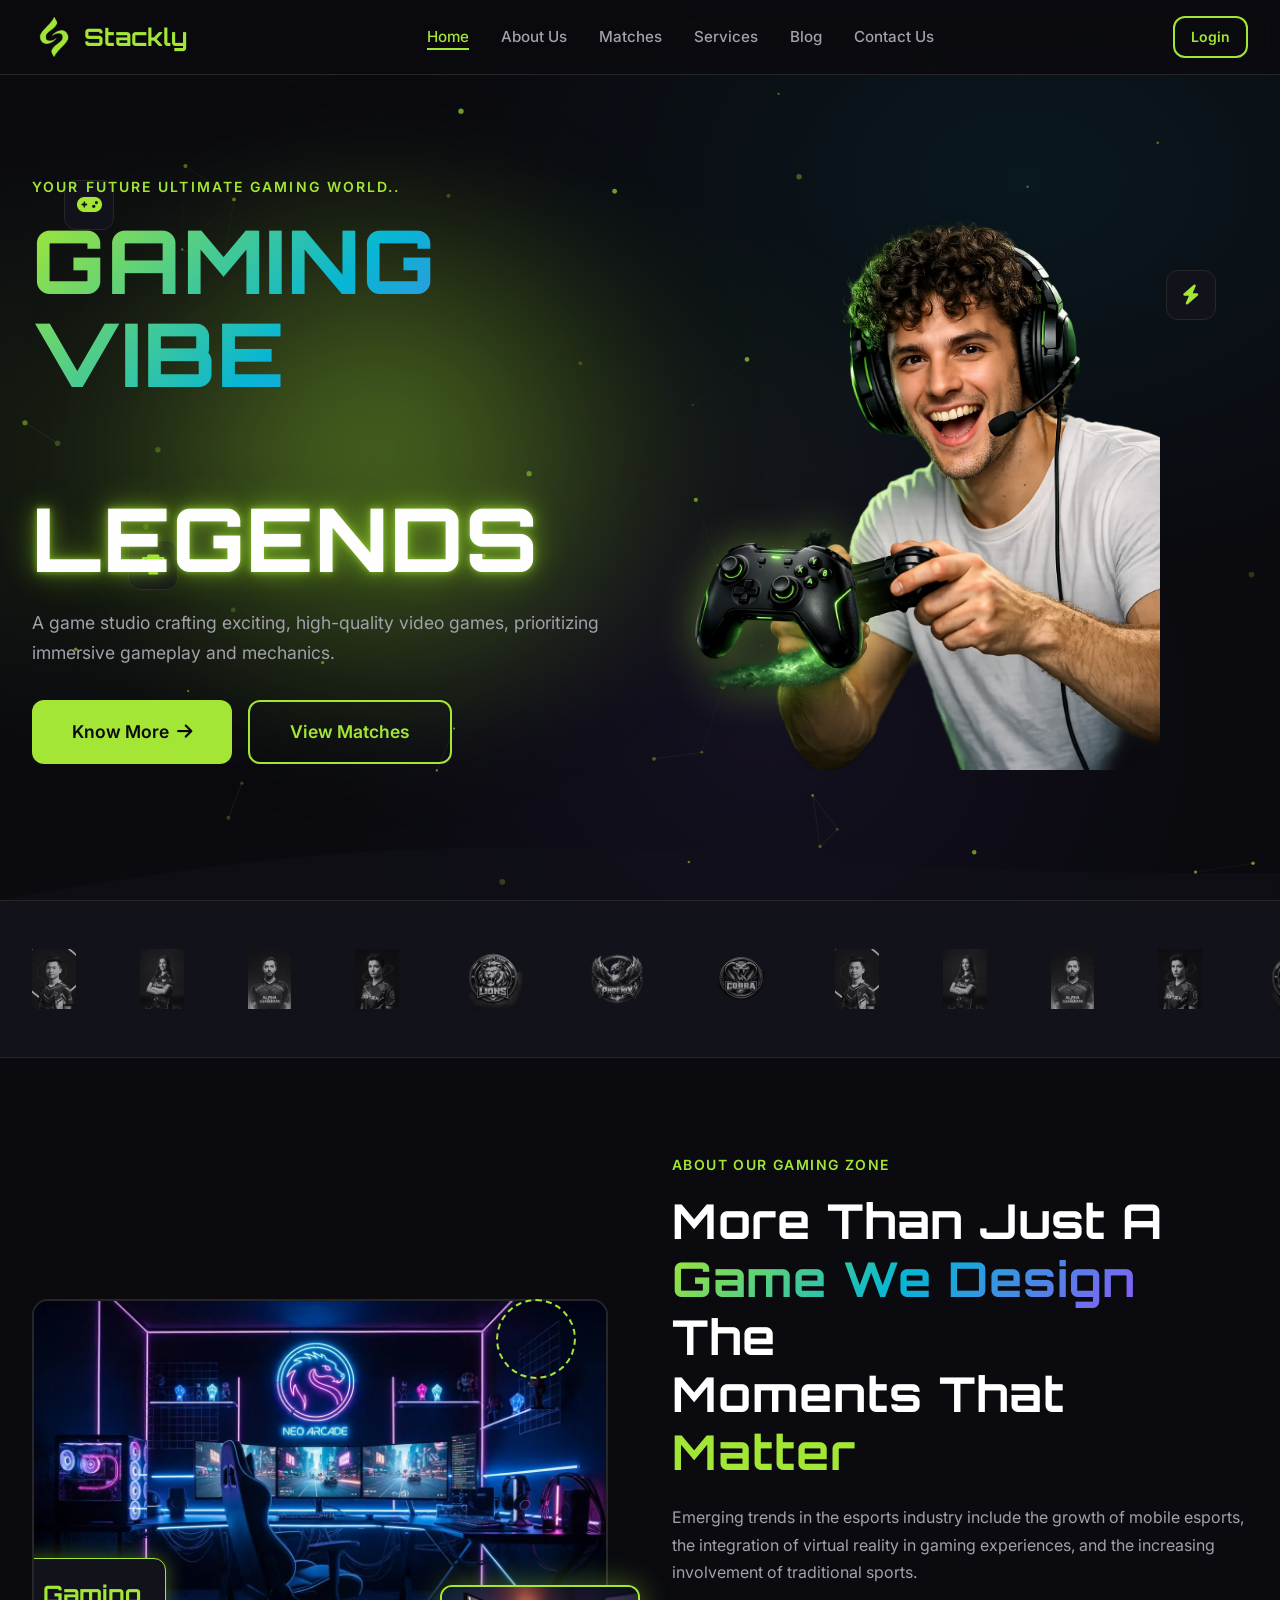
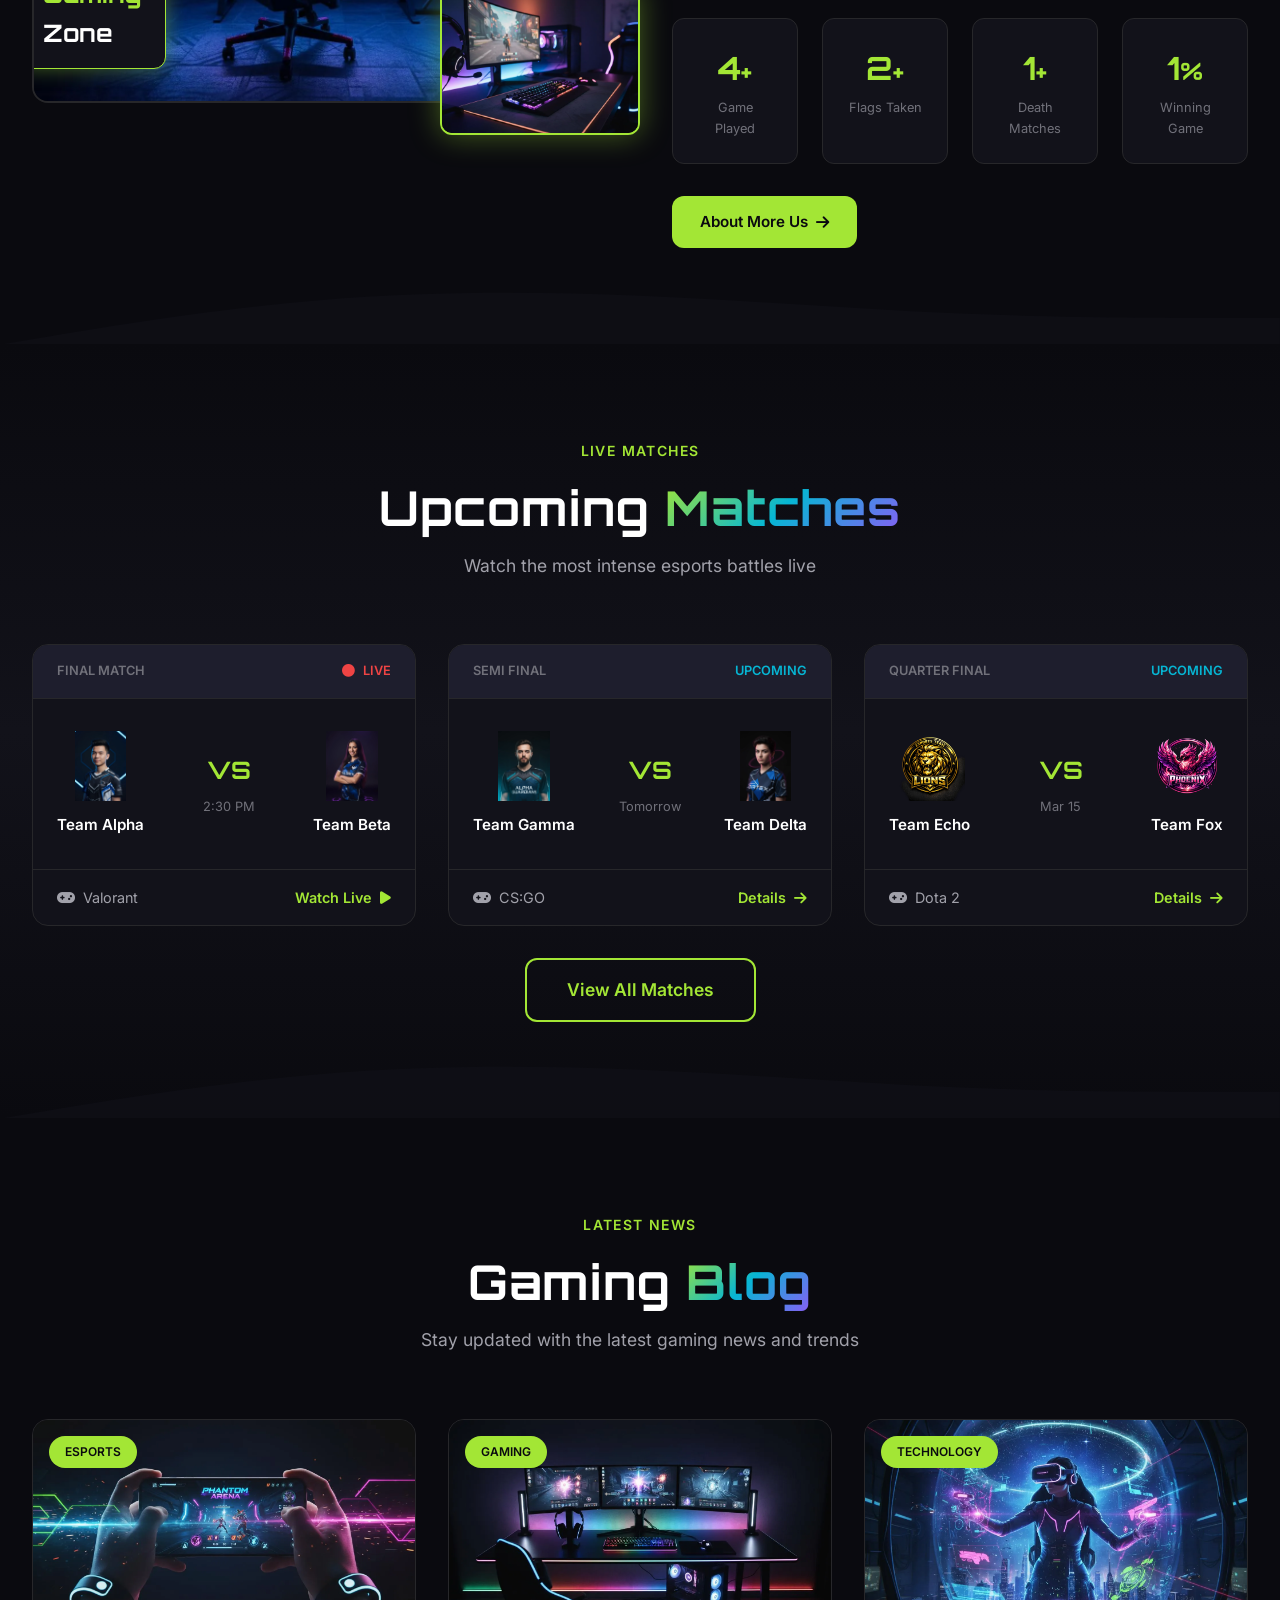
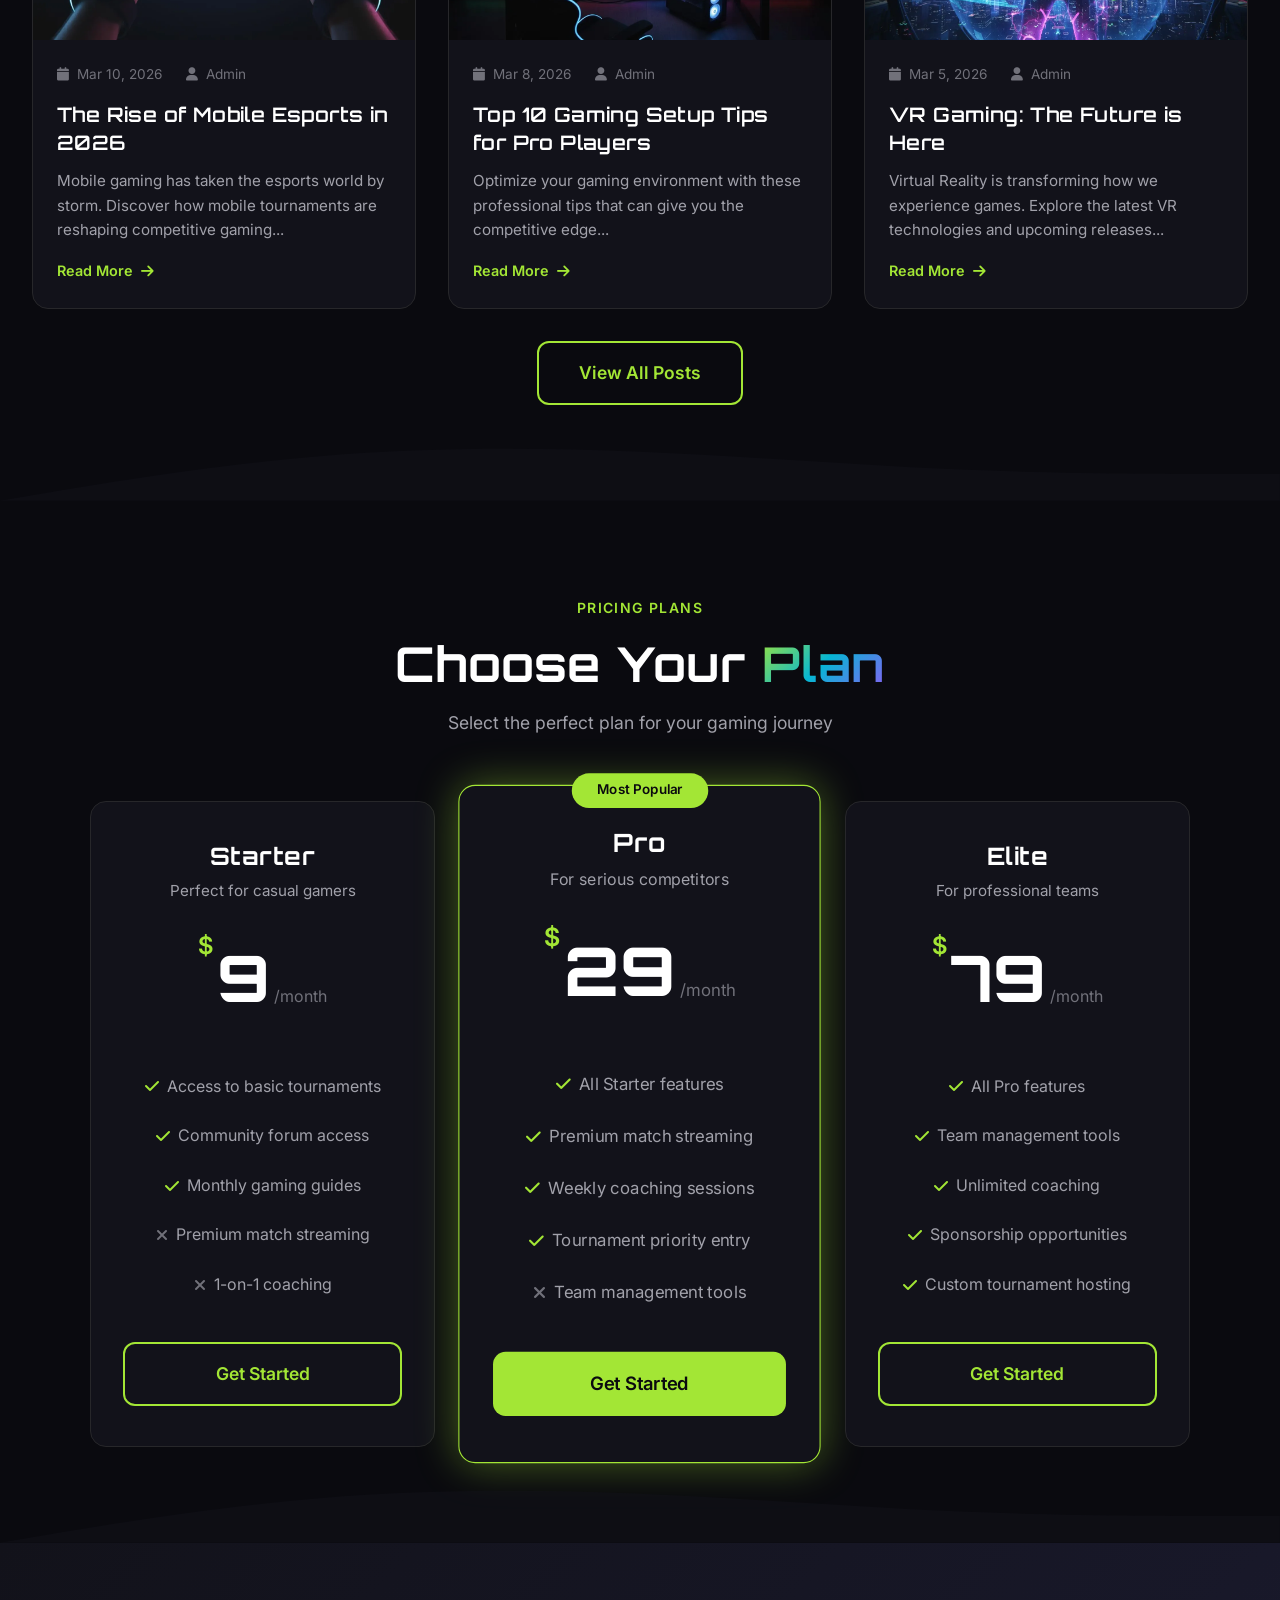
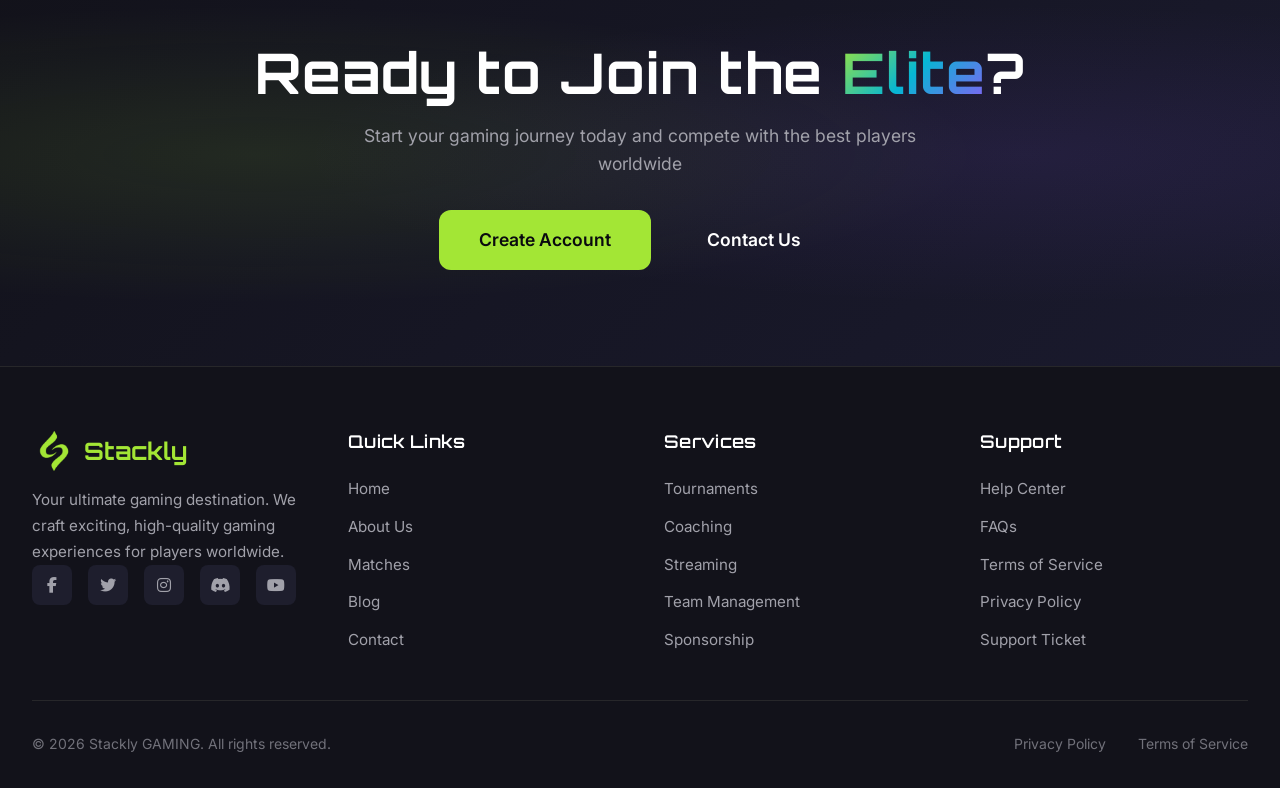
<file: index.html>
<!DOCTYPE html>
<html lang="en">
<head>
  <meta charset="UTF-8">
  <meta name="viewport" content="width=device-width, initial-scale=1.0">
  <title>Stackly GAMING - Your Future Ultimate Gaming World</title>
  <meta name="description" content="Stackly GAMING - A game studio crafting exciting, high-quality video games with immersive gameplay and mechanics.">
  
  <!-- Fonts -->
  <link rel="preconnect" href="https://fonts.googleapis.com">
  <link rel="preconnect" href="https://fonts.gstatic.com" crossorigin>
  <link href="https://fonts.googleapis.com/css2?family=Inter:wght@400;500;600;700&family=Orbitron:wght@400;500;600;700;800;900&display=swap" rel="stylesheet">
  
  <!-- Icons -->
  <link rel="stylesheet" href="https://cdnjs.cloudflare.com/ajax/libs/font-awesome/6.4.0/css/all.min.css">
  
  <!-- Styles -->
  <link rel="stylesheet" href="css/style.css">
  <link rel="stylesheet" href="css/home.css">
</head>
<body>
  <!-- Particles Background -->
  <div class="particles-container">
    <canvas id="particles-canvas"></canvas>
  </div>

  <!-- Navigation -->
  <nav class="navbar" id="navbar">
    <div class="navbar-container">
      <a href="index.html" class="logo">
      <img src="images/logo_green.webp" alt="Stackly Logo" class="logo-img">
      <span class="logo-text">Stackly</span>
      </a>
      
      <ul class="nav-links" id="nav-links">
        <li><a href="index.html" class="nav-link active">Home</a></li>
        <li><a href="pages/about.html" class="nav-link">About Us</a></li>
        <li><a href="pages/match.html" class="nav-link">Matches</a></li>
        <li><a href="pages/service.html" class="nav-link">Services</a></li>
        <li><a href="pages/blog.html" class="nav-link">Blog</a></li>
        <li><a href="pages/contact.html" class="nav-link">Contact Us</a></li>
      </ul>
      
      <div class="nav-actions">
        <a href="pages/login.html" class="btn btn-outline btn-sm">Login</a>
        <button class="mobile-menu-btn" id="mobile-menu-btn">
          <span></span>
          <span></span>
          <span></span>
        </button>
      </div>
    </div>
  </nav>

  <!-- Main Content -->
  <main>
    <!-- Hero Section -->
    <section class="hero" id="hero">
      <div class="hero-bg"></div>
      <div class="hero-glow"></div>
      
      <div class="container">
        <div class="hero-content">
          <div class="hero-text">
            <p class="hero-subtitle reveal stagger-1">Your Future Ultimate Gaming World..</p>
            <h1 class="hero-title reveal stagger-2">
              <span class="text-gradient">GAMING VIBE</span><br>
              <span class="neon-text">LEGENDS</span>
            </h1>
            <p class="hero-desc reveal stagger-3">
              A game studio crafting exciting, high-quality video games, prioritizing immersive gameplay and mechanics.
            </p>
            <div class="hero-buttons reveal stagger-4">
              <a href="#about" class="btn btn-primary btn-lg">
                Know More <i class="fas fa-arrow-right"></i>
              </a>
              <a href="pages/match.html" class="btn btn-outline btn-lg">
                View Matches
              </a>
            </div>
          </div>
          
          <div class="hero-image reveal-scale stagger-3">
            <div class="hero-image-wrapper">
              <img src="images/hero-gamer.webp" alt="Gaming Pro" class="hero-img">
              <div class="hero-controller">
                <img src="images/controller.webp" alt="Controller" class="controller-img animate-float">
              </div>
            </div>
          </div>
        </div>
      </div>
      
      <!-- Floating Elements -->
      <div class="floating-elements">
        <div class="float-item float-1"><i class="fas fa-gamepad"></i></div>
        <div class="float-item float-2"><i class="fas fa-trophy"></i></div>
        <div class="float-item float-3"><i class="fas fa-bolt"></i></div>
        <div class="float-item float-4"><i class="fas fa-star"></i></div>
      </div>
    </section>

    <!-- Team Logos Section -->
    <section class="team-logos">
      <div class="container">
        <div class="logos-track">
          <div class="logo-item"><img src="images/team-1.webp" alt="Team 1"></div>
          <div class="logo-item"><img src="images/team-2.webp" alt="Team 2"></div>
          <div class="logo-item"><img src="images/team-3.webp" alt="Team 3"></div>
          <div class="logo-item"><img src="images/team-4.webp" alt="Team 4"></div>
          <div class="logo-item"><img src="images/team-5.webp" alt="Team 5"></div>
          <div class="logo-item"><img src="images/team-6.webp" alt="Team 6"></div>
          <div class="logo-item"><img src="images/team-7.webp" alt="Team 7"></div>
          <!-- Duplicate for infinite scroll -->
          <div class="logo-item"><img src="images/team-1.webp" alt="Team 1"></div>
          <div class="logo-item"><img src="images/team-2.webp" alt="Team 2"></div>
          <div class="logo-item"><img src="images/team-3.webp" alt="Team 3"></div>
          <div class="logo-item"><img src="images/team-4.webp" alt="Team 4"></div>
          <div class="logo-item"><img src="images/team-5.webp" alt="Team 5"></div>
          <div class="logo-item"><img src="images/team-6.webp" alt="Team 6"></div>
          <div class="logo-item"><img src="images/team-7.webp" alt="Team 7"></div>
        </div>
      </div>
    </section>

    <!-- About Section -->
    <section class="about section" id="about">
      <div class="container">
        <div class="about-grid">
          <div class="about-images reveal-left">
            <div class="about-image-main">
              <img src="images/gaming-zone.webp" alt="Gaming Zone">
              <div class="gaming-zone-badge">
                <span class="badge-text">Gaming</span>
                <span class="badge-text-accent">Zone</span>
              </div>
            </div>
            <div class="about-image-secondary">
              <img src="images/gaming-setup.webp" alt="Gaming Setup">
            </div>
            <div class="about-decoration">
              <div class="decoration-circle"></div>
              <div class="decoration-line"></div>
            </div>
          </div>
          
          <div class="about-content reveal-right">
            <p class="section-subtitle">About Our Gaming Zone</p>
            <h2 class="section-title">
              More Than Just A<br>
              <span class="text-gradient">Game We Design</span> The<br>
              Moments That <span class="highlight">Matter</span>
            </h2>
            <p class="about-desc">
              Emerging trends in the esports industry include the growth of mobile esports, the integration of virtual reality in gaming experiences, and the increasing involvement of traditional sports.
            </p>
            
            <div class="stats-grid">
              <div class="stat-item reveal-scale stagger-1">
                <span class="stat-number" data-count="12">0</span><span class="stat-suffix">+</span>
                <span class="stat-label">Game Played</span>
              </div>
              <div class="stat-item reveal-scale stagger-2">
                <span class="stat-number" data-count="7">0</span><span class="stat-suffix">+</span>
                <span class="stat-label">Flags Taken</span>
              </div>
              <div class="stat-item reveal-scale stagger-3">
                <span class="stat-number" data-count="3">0</span><span class="stat-suffix">+</span>
                <span class="stat-label">Death Matches</span>
              </div>
              <div class="stat-item reveal-scale stagger-4">
                <span class="stat-number" data-count="4">0</span><span class="stat-suffix">%</span>
                <span class="stat-label">Winning Game</span>
              </div>
            </div>
            
            <a href="pages/about.html" class="btn btn-primary">
              About More Us <i class="fas fa-arrow-right"></i>
            </a>
          </div>
        </div>
      </div>
    </section>

    <!-- Match Section -->
    <section class="matches section" id="matches">
      <div class="container">
        <div class="section-header reveal">
          <p class="section-subtitle">Live Matches</p>
          <h2 class="section-title">Upcoming <span class="text-gradient">Matches</span></h2>
          <p class="section-desc">Watch the most intense esports battles live</p>
        </div>
        
        <div class="matches-grid">
          <div class="match-card reveal stagger-1">
            <div class="match-header">
              <span class="match-type">Final Match</span>
              <span class="match-live"><i class="fas fa-circle"></i> LIVE</span>
            </div>
            <div class="match-teams">
              <div class="team">
                <img src="images/team-1.webp" alt="Team Alpha" class="team-logo">
                <span class="team-name">Team Alpha</span>
              </div>
              <div class="match-vs">
                <span class="vs-text">VS</span>
                <span class="match-time">2:30 PM</span>
              </div>
              <div class="team">
                <img src="images/team-2.webp" alt="Team Beta" class="team-logo">
                <span class="team-name">Team Beta</span>
              </div>
            </div>
            <div class="match-footer">
              <span class="match-game"><i class="fas fa-gamepad"></i> Valorant</span>
              <a href="pages/match.html" class="match-link">Watch Live <i class="fas fa-play"></i></a>
            </div>
          </div>
          
          <div class="match-card reveal stagger-2">
            <div class="match-header">
              <span class="match-type">Semi Final</span>
              <span class="match-upcoming">UPCOMING</span>
            </div>
            <div class="match-teams">
              <div class="team">
                <img src="images/team-3.webp" alt="Team Gamma" class="team-logo">
                <span class="team-name">Team Gamma</span>
              </div>
              <div class="match-vs">
                <span class="vs-text">VS</span>
                <span class="match-time">Tomorrow</span>
              </div>
              <div class="team">
                <img src="images/team-4.webp" alt="Team Delta" class="team-logo">
                <span class="team-name">Team Delta</span>
              </div>
            </div>
            <div class="match-footer">
              <span class="match-game"><i class="fas fa-gamepad"></i> CS:GO</span>
              <a href="pages/match.html" class="match-link">Details <i class="fas fa-arrow-right"></i></a>
            </div>
          </div>
          
          <div class="match-card reveal stagger-3">
            <div class="match-header">
              <span class="match-type">Quarter Final</span>
              <span class="match-upcoming">UPCOMING</span>
            </div>
            <div class="match-teams">
              <div class="team">
                <img src="images/team-5.webp" alt="Team Echo" class="team-logo">
                <span class="team-name">Team Echo</span>
              </div>
              <div class="match-vs">
                <span class="vs-text">VS</span>
                <span class="match-time">Mar 15</span>
              </div>
              <div class="team">
                <img src="images/team-6.webp" alt="Team Fox" class="team-logo">
                <span class="team-name">Team Fox</span>
              </div>
            </div>
            <div class="match-footer">
              <span class="match-game"><i class="fas fa-gamepad"></i> Dota 2</span>
              <a href="pages/match.html" class="match-link">Details <i class="fas fa-arrow-right"></i></a>
            </div>
          </div>
        </div>
        
        <div class="text-center mt-4 reveal">
          <a href="pages/match.html" class="btn btn-outline btn-lg">View All Matches</a>
        </div>
      </div>
    </section>

    <!-- Blog Section -->
    <section class="blog section" id="blog">
      <div class="container">
        <div class="section-header reveal">
          <p class="section-subtitle">Latest News</p>
          <h2 class="section-title">Gaming <span class="text-gradient">Blog</span></h2>
          <p class="section-desc">Stay updated with the latest gaming news and trends</p>
        </div>
        
        <div class="blog-grid">
          <article class="blog-card reveal stagger-1">
            <div class="blog-image">
              <img src="images/blog-1.webp" alt="Blog 1">
              <span class="blog-category">Esports</span>
            </div>
            <div class="blog-content">
              <div class="blog-meta">
                <span><i class="fas fa-calendar"></i> Mar 10, 2026</span>
                <span><i class="fas fa-user"></i> Admin</span>
              </div>
              <h3 class="blog-title">The Rise of Mobile Esports in 2026</h3>
              <p class="blog-excerpt">Mobile gaming has taken the esports world by storm. Discover how mobile tournaments are reshaping competitive gaming...</p>
              <a href="pages/blog.html" class="blog-link">Read More <i class="fas fa-arrow-right"></i></a>
            </div>
          </article>
          
          <article class="blog-card reveal stagger-2">
            <div class="blog-image">
              <img src="images/blog-2.webp" alt="Blog 2">
              <span class="blog-category">Gaming</span>
            </div>
            <div class="blog-content">
              <div class="blog-meta">
                <span><i class="fas fa-calendar"></i> Mar 8, 2026</span>
                <span><i class="fas fa-user"></i> Admin</span>
              </div>
              <h3 class="blog-title">Top 10 Gaming Setup Tips for Pro Players</h3>
              <p class="blog-excerpt">Optimize your gaming environment with these professional tips that can give you the competitive edge...</p>
              <a href="pages/blog.html" class="blog-link">Read More <i class="fas fa-arrow-right"></i></a>
            </div>
          </article>
          
          <article class="blog-card reveal stagger-3">
            <div class="blog-image">
              <img src="images/blog-3.webp" alt="Blog 3">
              <span class="blog-category">Technology</span>
            </div>
            <div class="blog-content">
              <div class="blog-meta">
                <span><i class="fas fa-calendar"></i> Mar 5, 2026</span>
                <span><i class="fas fa-user"></i> Admin</span>
              </div>
              <h3 class="blog-title">VR Gaming: The Future is Here</h3>
              <p class="blog-excerpt">Virtual Reality is transforming how we experience games. Explore the latest VR technologies and upcoming releases...</p>
              <a href="pages/blog.html" class="blog-link">Read More <i class="fas fa-arrow-right"></i></a>
            </div>
          </article>
        </div>
        
        <div class="text-center mt-4 reveal">
          <a href="pages/blog.html" class="btn btn-outline btn-lg">View All Posts</a>
        </div>
      </div>
    </section>

    <!-- Pricing Section -->
    <section class="pricing section" id="pricing">
      <div class="container">
        <div class="section-header reveal">
          <p class="section-subtitle">Pricing Plans</p>
          <h2 class="section-title">Choose Your <span class="text-gradient">Plan</span></h2>
          <p class="section-desc">Select the perfect plan for your gaming journey</p>
        </div>
        
        <div class="pricing-grid">
          <div class="pricing-card reveal stagger-1">
            <div class="pricing-header">
              <h3 class="pricing-name">Starter</h3>
              <p class="pricing-desc">Perfect for casual gamers</p>
            </div>
            <div class="pricing-price">
              <span class="currency">$</span>
              <span class="amount">9</span>
              <span class="period">/month</span>
            </div>
            <ul class="pricing-features">
              <li><i class="fas fa-check"></i> Access to basic tournaments</li>
              <li><i class="fas fa-check"></i> Community forum access</li>
              <li><i class="fas fa-check"></i> Monthly gaming guides</li>
              <li><i class="fas fa-times"></i> Premium match streaming</li>
              <li><i class="fas fa-times"></i> 1-on-1 coaching</li>
            </ul>
            <a href="pages/login.html" class="btn btn-outline btn-lg w-full">Get Started</a>
          </div>
          
          <div class="pricing-card featured reveal stagger-2">
            <div class="pricing-badge">Most Popular</div>
            <div class="pricing-header">
              <h3 class="pricing-name">Pro</h3>
              <p class="pricing-desc">For serious competitors</p>
            </div>
            <div class="pricing-price">
              <span class="currency">$</span>
              <span class="amount">29</span>
              <span class="period">/month</span>
            </div>
            <ul class="pricing-features">
              <li><i class="fas fa-check"></i> All Starter features</li>
              <li><i class="fas fa-check"></i> Premium match streaming</li>
              <li><i class="fas fa-check"></i> Weekly coaching sessions</li>
              <li><i class="fas fa-check"></i> Tournament priority entry</li>
              <li><i class="fas fa-times"></i> Team management tools</li>
            </ul>
            <a href="pages/login.html" class="btn btn-primary btn-lg w-full">Get Started</a>
          </div>
          
          <div class="pricing-card reveal stagger-3">
            <div class="pricing-header">
              <h3 class="pricing-name">Elite</h3>
              <p class="pricing-desc">For professional teams</p>
            </div>
            <div class="pricing-price">
              <span class="currency">$</span>
              <span class="amount">79</span>
              <span class="period">/month</span>
            </div>
            <ul class="pricing-features">
              <li><i class="fas fa-check"></i> All Pro features</li>
              <li><i class="fas fa-check"></i> Team management tools</li>
              <li><i class="fas fa-check"></i> Unlimited coaching</li>
              <li><i class="fas fa-check"></i> Sponsorship opportunities</li>
              <li><i class="fas fa-check"></i> Custom tournament hosting</li>
            </ul>
            <a href="pages/login.html" class="btn btn-outline btn-lg w-full">Get Started</a>
          </div>
        </div>
      </div>
    </section>

    <!-- CTA Section -->
    <section class="cta section">
      <div class="container">
        <div class="cta-content reveal">
          <h2 class="cta-title">Ready to Join the <span class="text-gradient">Elite</span>?</h2>
          <p class="cta-desc">Start your gaming journey today and compete with the best players worldwide</p>
          <div class="cta-buttons">
            <a href="pages/register.html" class="btn btn-primary btn-lg">Create Account</a>
            <a href="pages/contact.html" class="btn btn-ghost btn-lg">Contact Us</a>
          </div>
        </div>
      </div>
    </section>
  </main>

  <!-- Footer -->
  <footer class="footer">
    <div class="footer-container">
      <div class="footer-grid">
        <div class="footer-brand">
          <a href="index.html" class="footer-logo">
          <img src="images/logo_green.webp" alt="Stackly Logo" class="logo-img">
         <span class="logo-text">Stackly</span>
         </a>
          <p class="footer-desc">
            Your ultimate gaming destination. We craft exciting, high-quality gaming experiences for players worldwide.
          </p>
          <div class="footer-social">
            <a href="pages/404.html" class="social-link"><i class="fab fa-facebook-f"></i></a>
            <a href="pages/404.html" class="social-link"><i class="fab fa-twitter"></i></a>
            <a href="pages/404.html" class="social-link"><i class="fab fa-instagram"></i></a>
            <a href="pages/404.html" class="social-link"><i class="fab fa-discord"></i></a>
            <a href="pages/404.html" class="social-link"><i class="fab fa-youtube"></i></a>
          </div>
        </div>
        
        <div class="footer-column">
          <h4 class="footer-title">Quick Links</h4>
          <ul class="footer-links">
            <li><a href="index.html" class="footer-link">Home</a></li>
            <li><a href="pages/about.html" class="footer-link">About Us</a></li>
            <li><a href="pages/match.html" class="footer-link">Matches</a></li>
            <li><a href="pages/blog.html" class="footer-link">Blog</a></li>
            <li><a href="pages/contact.html" class="footer-link">Contact</a></li>
          </ul>
        </div>
        
        <div class="footer-column">
          <h4 class="footer-title">Services</h4>
          <ul class="footer-links">
            <li><a href="pages/service.html" class="footer-link">Tournaments</a></li>
            <li><a href="pages/service.html" class="footer-link">Coaching</a></li>
            <li><a href="pages/service.html" class="footer-link">Streaming</a></li>
            <li><a href="pages/service.html" class="footer-link">Team Management</a></li>
            <li><a href="pages/service.html" class="footer-link">Sponsorship</a></li>
          </ul>
        </div>
        
        <div class="footer-column">
          <h4 class="footer-title">Support</h4>
          <ul class="footer-links">
            <li><a href="pages/404.html" class="footer-link">Help Center</a></li>
            <li><a href="pages/404.html" class="footer-link">FAQs</a></li>
            <li><a href="pages/404.html" class="footer-link">Terms of Service</a></li>
            <li><a href="pages/404.html" class="footer-link">Privacy Policy</a></li>
            <li><a href="pages/contact.html" class="footer-link">Support Ticket</a></li>
          </ul>
        </div>
      </div>
      
      <div class="footer-bottom">
        <p class="footer-copyright">© 2026 Stackly GAMING. All rights reserved.</p>
        <div class="footer-legal">
          <a href="pages/404.html">Privacy Policy</a>
          <a href="pages/404.html">Terms of Service</a>
        </div>
      </div>
    </div>
  </footer>

  <!-- Scripts -->
  <script src="js/particles.js"></script>
  <script src="js/main.js"></script>
  <script src="js/animations.js"></script>
</body>
</html>
</file>
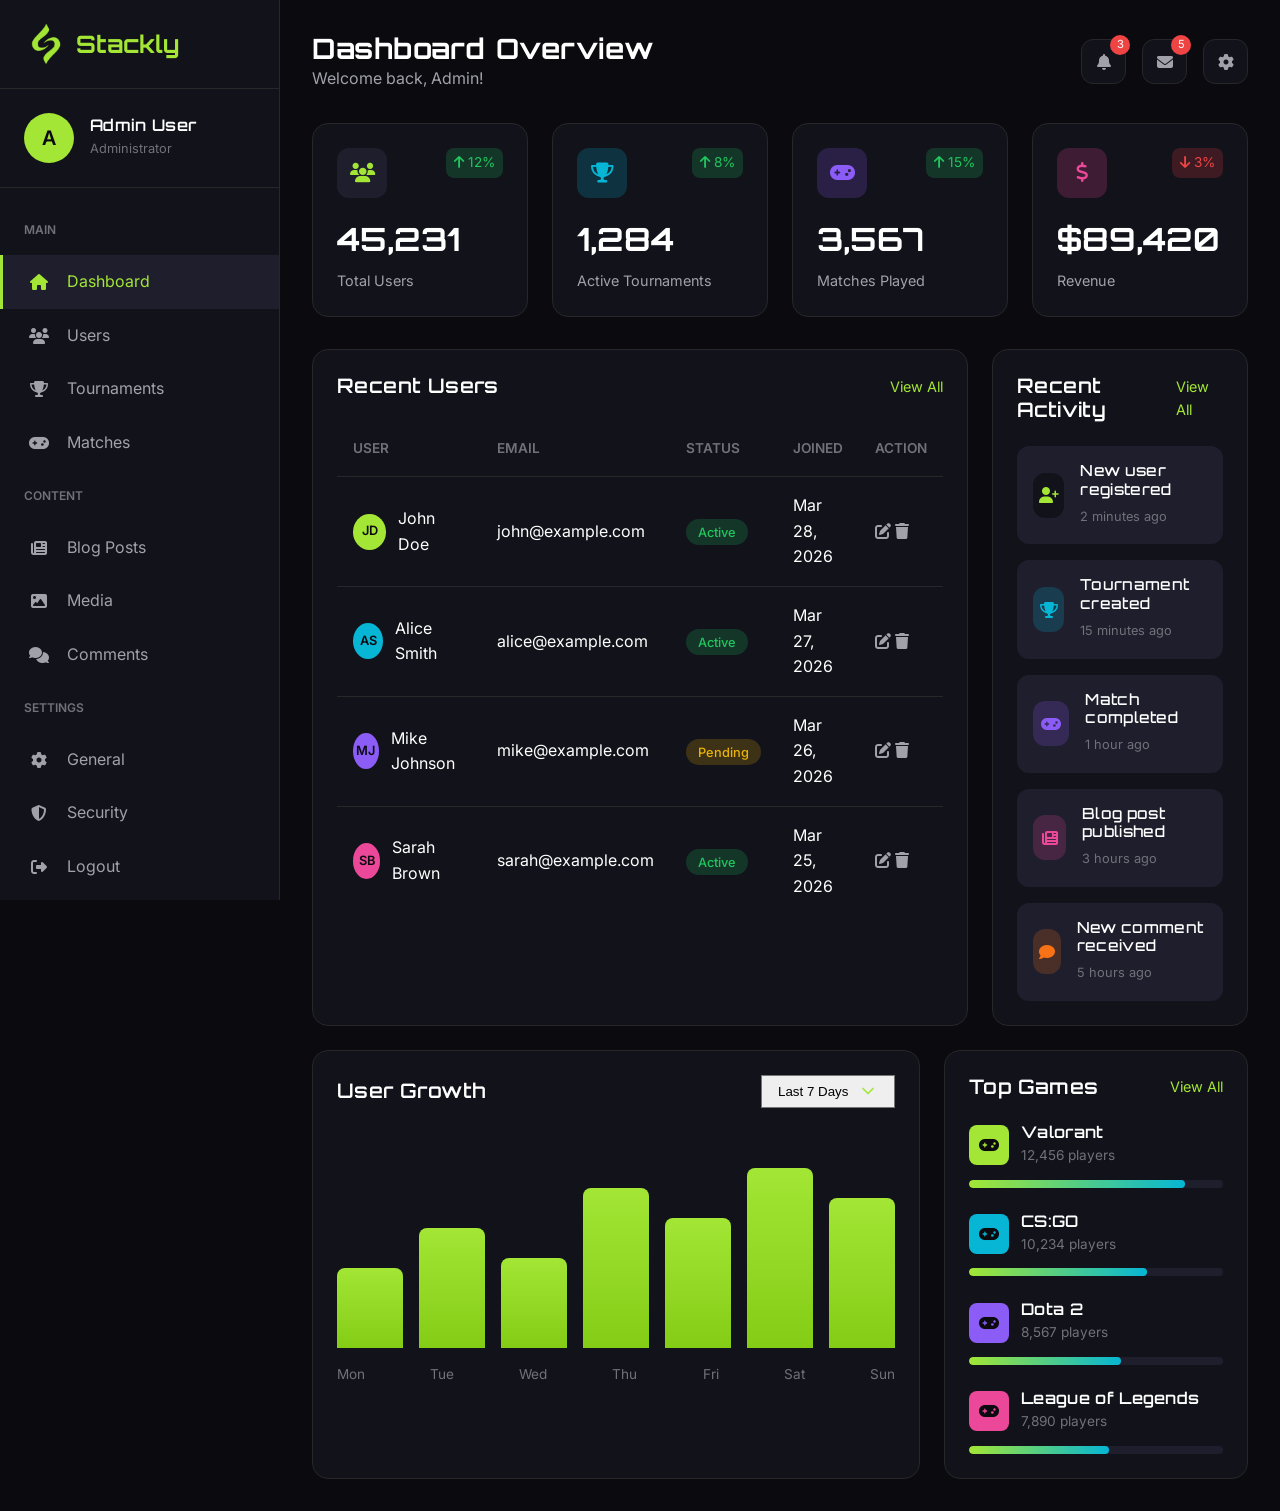
<file: dashboard/admin.html>
<!DOCTYPE html>
<html lang="en">
<head>
  <meta charset="UTF-8">
  <meta name="viewport" content="width=device-width, initial-scale=1.0">
  <title>Admin Dashboard - Stackly GAMING</title>
  
  <link rel="preconnect" href="https://fonts.googleapis.com">
  <link rel="preconnect" href="https://fonts.gstatic.com" crossorigin>
  <link href="https://fonts.googleapis.com/css2?family=Inter:wght@400;500;600;700&family=Orbitron:wght@400;500;600;700;800;900&display=swap" rel="stylesheet">
  <link rel="stylesheet" href="https://cdnjs.cloudflare.com/ajax/libs/font-awesome/6.4.0/css/all.min.css">
  <link rel="stylesheet" href="../css/style.css">
  <link rel="stylesheet" href="../css/pages.css">
  <link rel="stylesheet" href="../css/dashboard.css">
</head>
<body>
  <div class="dashboard">
    <!-- Sidebar -->
    <aside class="dashboard-sidebar">
      <div class="sidebar-header">
        <a href="index.html" class="logo">
      <img src="../images/logo_green.webp" alt="Stackly Logo" class="logo-img">
      <span class="logo-text">Stackly</span>
      </a>
      </div>
      
      <div class="sidebar-user">
        <div class="user-avatar">A</div>
        <div class="user-info">
          <h4>Admin User</h4>
          <span>Administrator</span>
        </div>
      </div>
      
      <nav class="sidebar-nav">
        <div class="sidebar-nav-title">Main</div>
        <a href="admin.html" class="sidebar-nav-item active">
          <i class="fas fa-home"></i>
          <span>Dashboard</span>
        </a>
        <a href="../pages/404.html" class="sidebar-nav-item">
          <i class="fas fa-users"></i>
          <span>Users</span>
        </a>
        <a href="../pages/404.html" class="sidebar-nav-item">
          <i class="fas fa-trophy"></i>
          <span>Tournaments</span>
        </a>
        <a href="../pages/404.html" class="sidebar-nav-item">
          <i class="fas fa-gamepad"></i>
          <span>Matches</span>
        </a>
        
        <div class="sidebar-nav-title">Content</div>
        <a href="../pages/404.html" class="sidebar-nav-item">
          <i class="fas fa-newspaper"></i>
          <span>Blog Posts</span>
        </a>
        <a href="../pages/404.html" class="sidebar-nav-item">
          <i class="fas fa-image"></i>
          <span>Media</span>
        </a>
        <a href="../pages/404.html" class="sidebar-nav-item">
          <i class="fas fa-comments"></i>
          <span>Comments</span>
        </a>
        
        <div class="sidebar-nav-title">Settings</div>
        <a href="../pages/404.html" class="sidebar-nav-item">
          <i class="fas fa-cog"></i>
          <span>General</span>
        </a>
        <a href="../pages/404.html" class="sidebar-nav-item">
          <i class="fas fa-shield-alt"></i>
          <span>Security</span>
        </a>
        <a href="../pages/login.html" class="sidebar-nav-item">
          <i class="fas fa-sign-out-alt"></i>
          <span>Logout</span>
        </a>
      </nav>
    </aside>

    <!-- Main Content -->
    <main class="dashboard-main">
      <header class="dashboard-header">
        <div class="dashboard-title">
          <h1>Dashboard Overview</h1>
          <p>Welcome back, Admin!</p>
        </div>
        <div class="header-actions">
          <a href="../pages/404.html" class="header-btn">
            <i class="fas fa-bell"></i>
            <span class="badge">3</span>
          </a>
          <a href="../pages/404.html" class="header-btn">
            <i class="fas fa-envelope"></i>
            <span class="badge">5</span>
          </a>
          <a href="../pages/404.html" class="header-btn">
            <i class="fas fa-cog"></i>
          </a>
        </div>
      </header>

      <!-- Stats Cards -->
      <div class="dashboard-stats">
        <div class="stat-card">
          <div class="stat-card-header">
            <div class="stat-card-icon">
              <i class="fas fa-users"></i>
            </div>
            <span class="stat-card-trend up">
              <i class="fas fa-arrow-up"></i> 12%
            </span>
          </div>
          <div class="stat-card-value">45,231</div>
          <div class="stat-card-label">Total Users</div>
        </div>

        <div class="stat-card">
          <div class="stat-card-header">
            <div class="stat-card-icon" style="background: rgba(6, 182, 212, 0.2); color: var(--accent-cyan);">
              <i class="fas fa-trophy"></i>
            </div>
            <span class="stat-card-trend up">
              <i class="fas fa-arrow-up"></i> 8%
            </span>
          </div>
          <div class="stat-card-value">1,284</div>
          <div class="stat-card-label">Active Tournaments</div>
        </div>

        <div class="stat-card">
          <div class="stat-card-header">
            <div class="stat-card-icon" style="background: rgba(139, 92, 246, 0.2); color: var(--accent-purple);">
              <i class="fas fa-gamepad"></i>
            </div>
            <span class="stat-card-trend up">
              <i class="fas fa-arrow-up"></i> 15%
            </span>
          </div>
          <div class="stat-card-value">3,567</div>
          <div class="stat-card-label">Matches Played</div>
        </div>

        <div class="stat-card">
          <div class="stat-card-header">
            <div class="stat-card-icon" style="background: rgba(236, 72, 153, 0.2); color: var(--accent-pink);">
              <i class="fas fa-dollar-sign"></i>
            </div>
            <span class="stat-card-trend down">
              <i class="fas fa-arrow-down"></i> 3%
            </span>
          </div>
          <div class="stat-card-value">$89,420</div>
          <div class="stat-card-label">Revenue</div>
        </div>
      </div>

      <!-- Dashboard Grid -->
      <div class="dashboard-grid">
        <div class="dashboard-card">
          <div class="dashboard-card-header">
            <h3 class="dashboard-card-title">Recent Users</h3>
            <a href="../pages/404.html" class="dashboard-card-action">View All</a>
          </div>
          <div class="table-responsive">
            <table class="data-table">
              <thead>
                <tr>
                  <th>User</th>
                  <th>Email</th>
                  <th>Status</th>
                  <th>Joined</th>
                  <th>Action</th>
                </tr>
              </thead>
              <tbody>
                <tr>
                  <td>
                    <div class="user-cell">
                      <div class="user-avatar-sm">JD</div>
                      <span>John Doe</span>
                    </div>
                  </td>
                  <td>john@example.com</td>
                  <td><span class="status-badge active">Active</span></td>
                  <td>Mar 28, 2026</td>
                  <td>
                    <a href="../pages/404.html" class="action-btn"><i class="fas fa-edit"></i></a>
                    <a href="../pages/404.html" class="action-btn"><i class="fas fa-trash"></i></a>
                  </td>
                </tr>
                <tr>
                  <td>
                    <div class="user-cell">
                      <div class="user-avatar-sm" style="background: var(--accent-cyan);">AS</div>
                      <span>Alice Smith</span>
                    </div>
                  </td>
                  <td>alice@example.com</td>
                  <td><span class="status-badge active">Active</span></td>
                  <td>Mar 27, 2026</td>
                  <td>
                    <a href="../pages/404.html" class="action-btn"><i class="fas fa-edit"></i></a>
                    <a href="../pages/404.html" class="action-btn"><i class="fas fa-trash"></i></a>
                  </td>
                </tr>
                <tr>
                  <td>
                    <div class="user-cell">
                      <div class="user-avatar-sm" style="background: var(--accent-purple);">MJ</div>
                      <span>Mike Johnson</span>
                    </div>
                  </td>
                  <td>mike@example.com</td>
                  <td><span class="status-badge pending">Pending</span></td>
                  <td>Mar 26, 2026</td>
                  <td>
                    <a href="../pages/404.html" class="action-btn"><i class="fas fa-edit"></i></a>
                    <a href="../pages/404.html" class="action-btn"><i class="fas fa-trash"></i></a>
                  </td>
                </tr>
                <tr>
                  <td>
                    <div class="user-cell">
                      <div class="user-avatar-sm" style="background: var(--accent-pink);">SB</div>
                      <span>Sarah Brown</span>
                    </div>
                  </td>
                  <td>sarah@example.com</td>
                  <td><span class="status-badge active">Active</span></td>
                  <td>Mar 25, 2026</td>
                  <td>
                    <a href="../pages/404.html" class="action-btn"><i class="fas fa-edit"></i></a>
                    <a href="../pages/404.html" class="action-btn"><i class="fas fa-trash"></i></a>
                  </td>
                </tr>
              </tbody>
            </table>
          </div>
        </div>

        <div class="dashboard-card">
          <div class="dashboard-card-header">
            <h3 class="dashboard-card-title">Recent Activity</h3>
            <a href="../pages/404.html" class="dashboard-card-action">View All</a>
          </div>
          <div class="activity-list">
            <div class="activity-item">
              <div class="activity-icon">
                <i class="fas fa-user-plus"></i>
              </div>
              <div class="activity-info">
                <h4>New user registered</h4>
                <span>2 minutes ago</span>
              </div>
            </div>
            <div class="activity-item">
              <div class="activity-icon" style="background: rgba(6, 182, 212, 0.2); color: var(--accent-cyan);">
                <i class="fas fa-trophy"></i>
              </div>
              <div class="activity-info">
                <h4>Tournament created</h4>
                <span>15 minutes ago</span>
              </div>
            </div>
            <div class="activity-item">
              <div class="activity-icon" style="background: rgba(139, 92, 246, 0.2); color: var(--accent-purple);">
                <i class="fas fa-gamepad"></i>
              </div>
              <div class="activity-info">
                <h4>Match completed</h4>
                <span>1 hour ago</span>
              </div>
            </div>
            <div class="activity-item">
              <div class="activity-icon" style="background: rgba(236, 72, 153, 0.2); color: var(--accent-pink);">
                <i class="fas fa-newspaper"></i>
              </div>
              <div class="activity-info">
                <h4>Blog post published</h4>
                <span>3 hours ago</span>
              </div>
            </div>
            <div class="activity-item">
              <div class="activity-icon" style="background: rgba(249, 115, 22, 0.2); color: var(--accent-orange);">
                <i class="fas fa-comment"></i>
              </div>
              <div class="activity-info">
                <h4>New comment received</h4>
                <span>5 hours ago</span>
              </div>
            </div>
          </div>
        </div>
      </div>

      <!-- Charts Section -->
      <div class="dashboard-grid" style="margin-top: 1.5rem;">
        <div class="dashboard-card">
          <div class="dashboard-card-header">
            <h3 class="dashboard-card-title">User Growth</h3>
            <select class="form-select" style="width: auto; padding: 0.5rem 2rem 0.5rem 1rem;">
              <option>Last 7 Days</option>
              <option>Last 30 Days</option>
              <option>Last 3 Months</option>
            </select>
          </div>
          <div class="chart-placeholder">
            <div class="chart-bars">
              <div class="chart-bar" style="height: 40%;"></div>
              <div class="chart-bar" style="height: 60%;"></div>
              <div class="chart-bar" style="height: 45%;"></div>
              <div class="chart-bar" style="height: 80%;"></div>
              <div class="chart-bar" style="height: 65%;"></div>
              <div class="chart-bar" style="height: 90%;"></div>
              <div class="chart-bar" style="height: 75%;"></div>
            </div>
            <div class="chart-labels">
              <span>Mon</span>
              <span>Tue</span>
              <span>Wed</span>
              <span>Thu</span>
              <span>Fri</span>
              <span>Sat</span>
              <span>Sun</span>
            </div>
          </div>
        </div>

        <div class="dashboard-card">
          <div class="dashboard-card-header">
            <h3 class="dashboard-card-title">Top Games</h3>
            <a href="../pages/404.html" class="dashboard-card-action">View All</a>
          </div>
          <div class="games-list">
            <div class="game-item">
              <div class="game-info">
                <div class="game-icon"><i class="fas fa-gamepad"></i></div>
                <div>
                  <h4>Valorant</h4>
                  <span>12,456 players</span>
                </div>
              </div>
              <div class="game-bar">
                <div class="game-progress" style="width: 85%;"></div>
              </div>
            </div>
            <div class="game-item">
              <div class="game-info">
                <div class="game-icon" style="background: var(--accent-cyan);"><i class="fas fa-gamepad"></i></div>
                <div>
                  <h4>CS:GO</h4>
                  <span>10,234 players</span>
                </div>
              </div>
              <div class="game-bar">
                <div class="game-progress" style="width: 70%;"></div>
              </div>
            </div>
            <div class="game-item">
              <div class="game-info">
                <div class="game-icon" style="background: var(--accent-purple);"><i class="fas fa-gamepad"></i></div>
                <div>
                  <h4>Dota 2</h4>
                  <span>8,567 players</span>
                </div>
              </div>
              <div class="game-bar">
                <div class="game-progress" style="width: 60%;"></div>
              </div>
            </div>
            <div class="game-item">
              <div class="game-info">
                <div class="game-icon" style="background: var(--accent-pink);"><i class="fas fa-gamepad"></i></div>
                <div>
                  <h4>League of Legends</h4>
                  <span>7,890 players</span>
                </div>
              </div>
              <div class="game-bar">
                <div class="game-progress" style="width: 55%;"></div>
              </div>
            </div>
          </div>
        </div>
      </div>
    </main>
  </div>

  <script src="../js/particles.js"></script>
  <script src="../js/main.js"></script>
</body>
</html>
</file>
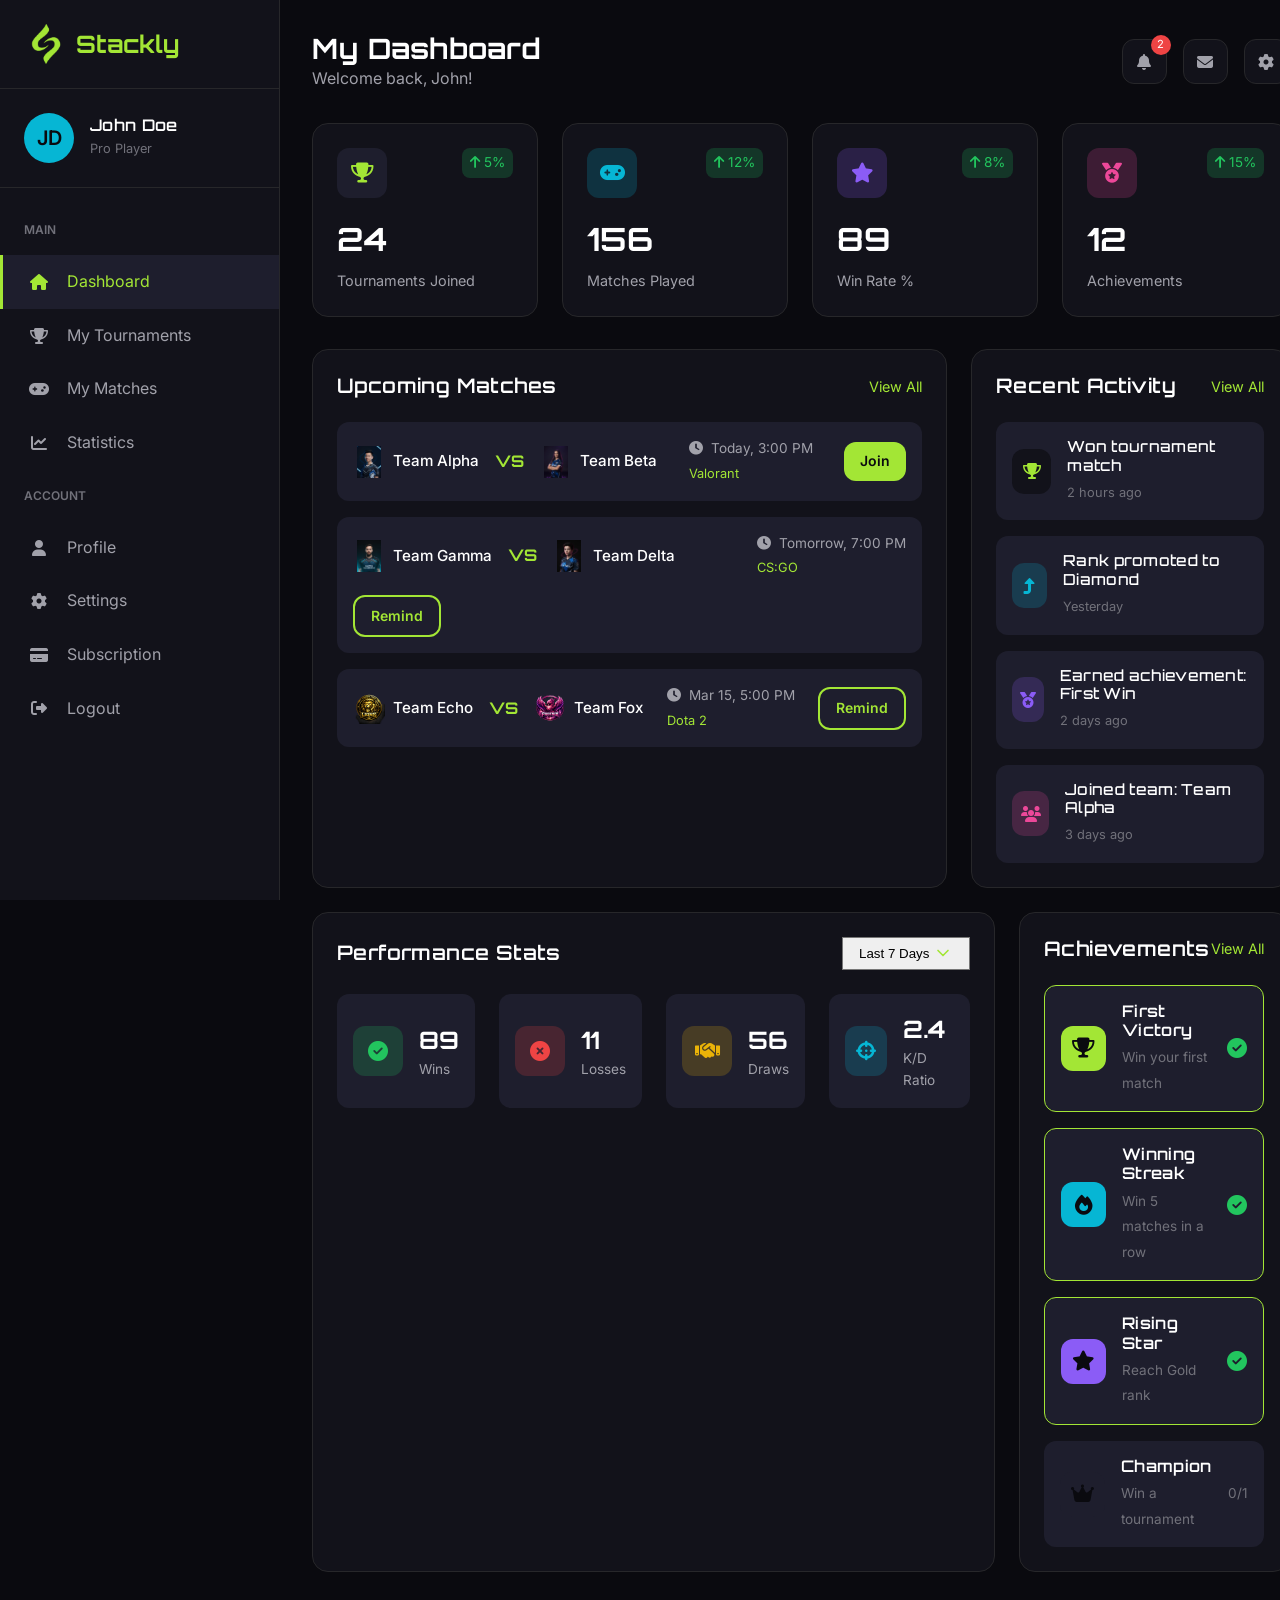
<file: dashboard/user.html>
<!DOCTYPE html>
<html lang="en">
<head>
  <meta charset="UTF-8">
  <meta name="viewport" content="width=device-width, initial-scale=1.0">
  <title>User Dashboard - Stackly GAMING</title>
  
  <link rel="preconnect" href="https://fonts.googleapis.com">
  <link rel="preconnect" href="https://fonts.gstatic.com" crossorigin>
  <link href="https://fonts.googleapis.com/css2?family=Inter:wght@400;500;600;700&family=Orbitron:wght@400;500;600;700;800;900&display=swap" rel="stylesheet">
  <link rel="stylesheet" href="https://cdnjs.cloudflare.com/ajax/libs/font-awesome/6.4.0/css/all.min.css">
  <link rel="stylesheet" href="../css/style.css">
  <link rel="stylesheet" href="../css/pages.css">
  <link rel="stylesheet" href="../css/dashboard.css">
</head>
<body>
  <div class="dashboard">
    <!-- Sidebar -->
    <aside class="dashboard-sidebar">
      <div class="sidebar-header">
        <a href="index.html" class="logo">
      <img src="../images/logo_green.webp" alt="Stackly Logo" class="logo-img">
      <span class="logo-text">Stackly</span>
      </a>
      </div>
      
      <div class="sidebar-user">
        <div class="user-avatar" style="background: var(--accent-cyan);">JD</div>
        <div class="user-info">
          <h4>John Doe</h4>
          <span>Pro Player</span>
        </div>
      </div>
      
      <nav class="sidebar-nav">
        <div class="sidebar-nav-title">Main</div>
        <a href="user.html" class="sidebar-nav-item active">
          <i class="fas fa-home"></i>
          <span>Dashboard</span>
        </a>
        <a href="../pages/404.html" class="sidebar-nav-item">
          <i class="fas fa-trophy"></i>
          <span>My Tournaments</span>
        </a>
        <a href="../pages/404.html" class="sidebar-nav-item">
          <i class="fas fa-gamepad"></i>
          <span>My Matches</span>
        </a>
        <a href="../pages/404.html" class="sidebar-nav-item">
          <i class="fas fa-chart-line"></i>
          <span>Statistics</span>
        </a>
        
        <div class="sidebar-nav-title">Account</div>
        <a href="../pages/404.html" class="sidebar-nav-item">
          <i class="fas fa-user"></i>
          <span>Profile</span>
        </a>
        <a href="../pages/404.html" class="sidebar-nav-item">
          <i class="fas fa-cog"></i>
          <span>Settings</span>
        </a>
        <a href="../pages/404.html" class="sidebar-nav-item">
          <i class="fas fa-credit-card"></i>
          <span>Subscription</span>
        </a>
        <a href="../pages/login.html" class="sidebar-nav-item">
          <i class="fas fa-sign-out-alt"></i>
          <span>Logout</span>
        </a>
      </nav>
    </aside>

    <!-- Main Content -->
    <main class="dashboard-main">
      <header class="dashboard-header">
        <div class="dashboard-title">
          <h1>My Dashboard</h1>
          <p>Welcome back, John!</p>
        </div>
        <div class="header-actions">
          <a href="../pages/404.html" class="header-btn">
            <i class="fas fa-bell"></i>
            <span class="badge">2</span>
          </a>
          <a href="../pages/404.html" class="header-btn">
            <i class="fas fa-envelope"></i>
          </a>
          <a href="../pages/404.html" class="header-btn">
            <i class="fas fa-cog"></i>
          </a>
        </div>
      </header>

      <!-- Stats Cards -->
      <div class="dashboard-stats">
        <div class="stat-card">
          <div class="stat-card-header">
            <div class="stat-card-icon">
              <i class="fas fa-trophy"></i>
            </div>
            <span class="stat-card-trend up">
              <i class="fas fa-arrow-up"></i> 5%
            </span>
          </div>
          <div class="stat-card-value">24</div>
          <div class="stat-card-label">Tournaments Joined</div>
        </div>

        <div class="stat-card">
          <div class="stat-card-header">
            <div class="stat-card-icon" style="background: rgba(6, 182, 212, 0.2); color: var(--accent-cyan);">
              <i class="fas fa-gamepad"></i>
            </div>
            <span class="stat-card-trend up">
              <i class="fas fa-arrow-up"></i> 12%
            </span>
          </div>
          <div class="stat-card-value">156</div>
          <div class="stat-card-label">Matches Played</div>
        </div>

        <div class="stat-card">
          <div class="stat-card-header">
            <div class="stat-card-icon" style="background: rgba(139, 92, 246, 0.2); color: var(--accent-purple);">
              <i class="fas fa-star"></i>
            </div>
            <span class="stat-card-trend up">
              <i class="fas fa-arrow-up"></i> 8%
            </span>
          </div>
          <div class="stat-card-value">89</div>
          <div class="stat-card-label">Win Rate %</div>
        </div>

        <div class="stat-card">
          <div class="stat-card-header">
            <div class="stat-card-icon" style="background: rgba(236, 72, 153, 0.2); color: var(--accent-pink);">
              <i class="fas fa-medal"></i>
            </div>
            <span class="stat-card-trend up">
              <i class="fas fa-arrow-up"></i> 15%
            </span>
          </div>
          <div class="stat-card-value">12</div>
          <div class="stat-card-label">Achievements</div>
        </div>
      </div>

      <!-- Dashboard Grid -->
      <div class="dashboard-grid">
        <div class="dashboard-card">
          <div class="dashboard-card-header">
            <h3 class="dashboard-card-title">Upcoming Matches</h3>
            <a href="../pages/404.html" class="dashboard-card-action">View All</a>
          </div>
          <div class="upcoming-matches">
            <div class="upcoming-match">
              <div class="match-teams-simple">
                <div class="team-simple">
                  <img src="../images/team-1.webp" alt="Team">
                  <span>Team Alpha</span>
                </div>
                <span class="vs">VS</span>
                <div class="team-simple">
                  <img src="../images/team-2.webp" alt="Team">
                  <span>Team Beta</span>
                </div>
              </div>
              <div class="match-details">
                <span class="match-time"><i class="fas fa-clock"></i> Today, 3:00 PM</span>
                <span class="match-game">Valorant</span>
              </div>
              <a href="../pages/404.html" class="btn btn-primary btn-sm">Join</a>
            </div>

            <div class="upcoming-match">
              <div class="match-teams-simple">
                <div class="team-simple">
                  <img src="../images/team-3.webp" alt="Team">
                  <span>Team Gamma</span>
                </div>
                <span class="vs">VS</span>
                <div class="team-simple">
                  <img src="../images/team-4.webp" alt="Team">
                  <span>Team Delta</span>
                </div>
              </div>
              <div class="match-details">
                <span class="match-time"><i class="fas fa-clock"></i> Tomorrow, 7:00 PM</span>
                <span class="match-game">CS:GO</span>
              </div>
              <a href="../pages/404.html" class="btn btn-outline btn-sm">Remind</a>
            </div>

            <div class="upcoming-match">
              <div class="match-teams-simple">
                <div class="team-simple">
                  <img src="../images/team-5.webp" alt="Team">
                  <span>Team Echo</span>
                </div>
                <span class="vs">VS</span>
                <div class="team-simple">
                  <img src="../images/team-6.webp" alt="Team">
                  <span>Team Fox</span>
                </div>
              </div>
              <div class="match-details">
                <span class="match-time"><i class="fas fa-clock"></i> Mar 15, 5:00 PM</span>
                <span class="match-game">Dota 2</span>
              </div>
              <a href="../pages/404.html" class="btn btn-outline btn-sm">Remind</a>
            </div>
          </div>
        </div>

        <div class="dashboard-card">
          <div class="dashboard-card-header">
            <h3 class="dashboard-card-title">Recent Activity</h3>
            <a href="../pages/404.html" class="dashboard-card-action">View All</a>
          </div>
          <div class="activity-list">
            <div class="activity-item">
              <div class="activity-icon">
                <i class="fas fa-trophy"></i>
              </div>
              <div class="activity-info">
                <h4>Won tournament match</h4>
                <span>2 hours ago</span>
              </div>
            </div>
            <div class="activity-item">
              <div class="activity-icon" style="background: rgba(6, 182, 212, 0.2); color: var(--accent-cyan);">
                <i class="fas fa-level-up-alt"></i>
              </div>
              <div class="activity-info">
                <h4>Rank promoted to Diamond</h4>
                <span>Yesterday</span>
              </div>
            </div>
            <div class="activity-item">
              <div class="activity-icon" style="background: rgba(139, 92, 246, 0.2); color: var(--accent-purple);">
                <i class="fas fa-medal"></i>
              </div>
              <div class="activity-info">
                <h4>Earned achievement: First Win</h4>
                <span>2 days ago</span>
              </div>
            </div>
            <div class="activity-item">
              <div class="activity-icon" style="background: rgba(236, 72, 153, 0.2); color: var(--accent-pink);">
                <i class="fas fa-users"></i>
              </div>
              <div class="activity-info">
                <h4>Joined team: Team Alpha</h4>
                <span>3 days ago</span>
              </div>
            </div>
          </div>
        </div>
      </div>

      <!-- Performance Section -->
      <div class="dashboard-grid" style="margin-top: 1.5rem;">
        <div class="dashboard-card">
          <div class="dashboard-card-header">
            <h3 class="dashboard-card-title">Performance Stats</h3>
            <select class="form-select" style="width: auto; padding: 0.5rem 2rem 0.5rem 1rem;">
              <option>Last 7 Days</option>
              <option>Last 30 Days</option>
              <option>All Time</option>
            </select>
          </div>
          <div class="performance-stats">
            <div class="perf-item">
              <div class="perf-icon" style="background: rgba(34, 197, 94, 0.2); color: var(--success);">
                <i class="fas fa-check-circle"></i>
              </div>
              <div class="perf-info">
                <span class="perf-value">89</span>
                <span class="perf-label">Wins</span>
              </div>
            </div>
            <div class="perf-item">
              <div class="perf-icon" style="background: rgba(239, 68, 68, 0.2); color: var(--error);">
                <i class="fas fa-times-circle"></i>
              </div>
              <div class="perf-info">
                <span class="perf-value">11</span>
                <span class="perf-label">Losses</span>
              </div>
            </div>
            <div class="perf-item">
              <div class="perf-icon" style="background: rgba(234, 179, 8, 0.2); color: var(--warning);">
                <i class="fas fa-handshake"></i>
              </div>
              <div class="perf-info">
                <span class="perf-value">56</span>
                <span class="perf-label">Draws</span>
              </div>
            </div>
            <div class="perf-item">
              <div class="perf-icon" style="background: rgba(6, 182, 212, 0.2); color: var(--accent-cyan);">
                <i class="fas fa-crosshairs"></i>
              </div>
              <div class="perf-info">
                <span class="perf-value">2.4</span>
                <span class="perf-label">K/D Ratio</span>
              </div>
            </div>
          </div>
        </div>

        <div class="dashboard-card">
          <div class="dashboard-card-header">
            <h3 class="dashboard-card-title">Achievements</h3>
            <a href="../pages/404.html" class="dashboard-card-action">View All</a>
          </div>
          <div class="achievements-list">
            <div class="achievement-item earned">
              <div class="achievement-icon">
                <i class="fas fa-trophy"></i>
              </div>
              <div class="achievement-info">
                <h4>First Victory</h4>
                <span>Win your first match</span>
              </div>
              <i class="fas fa-check-circle earned-icon"></i>
            </div>
            <div class="achievement-item earned">
              <div class="achievement-icon" style="background: var(--accent-cyan);">
                <i class="fas fa-fire"></i>
              </div>
              <div class="achievement-info">
                <h4>Winning Streak</h4>
                <span>Win 5 matches in a row</span>
              </div>
              <i class="fas fa-check-circle earned-icon"></i>
            </div>
            <div class="achievement-item earned">
              <div class="achievement-icon" style="background: var(--accent-purple);">
                <i class="fas fa-star"></i>
              </div>
              <div class="achievement-info">
                <h4>Rising Star</h4>
                <span>Reach Gold rank</span>
              </div>
              <i class="fas fa-check-circle earned-icon"></i>
            </div>
            <div class="achievement-item">
              <div class="achievement-icon" style="background: var(--surface-light);">
                <i class="fas fa-crown"></i>
              </div>
              <div class="achievement-info">
                <h4>Champion</h4>
                <span>Win a tournament</span>
              </div>
              <span class="achievement-progress">0/1</span>
            </div>
          </div>
        </div>
      </div>
    </main>
  </div>

  <script src="../js/particles.js"></script>
  <script src="../js/main.js"></script>
</body>
</html>
</file>
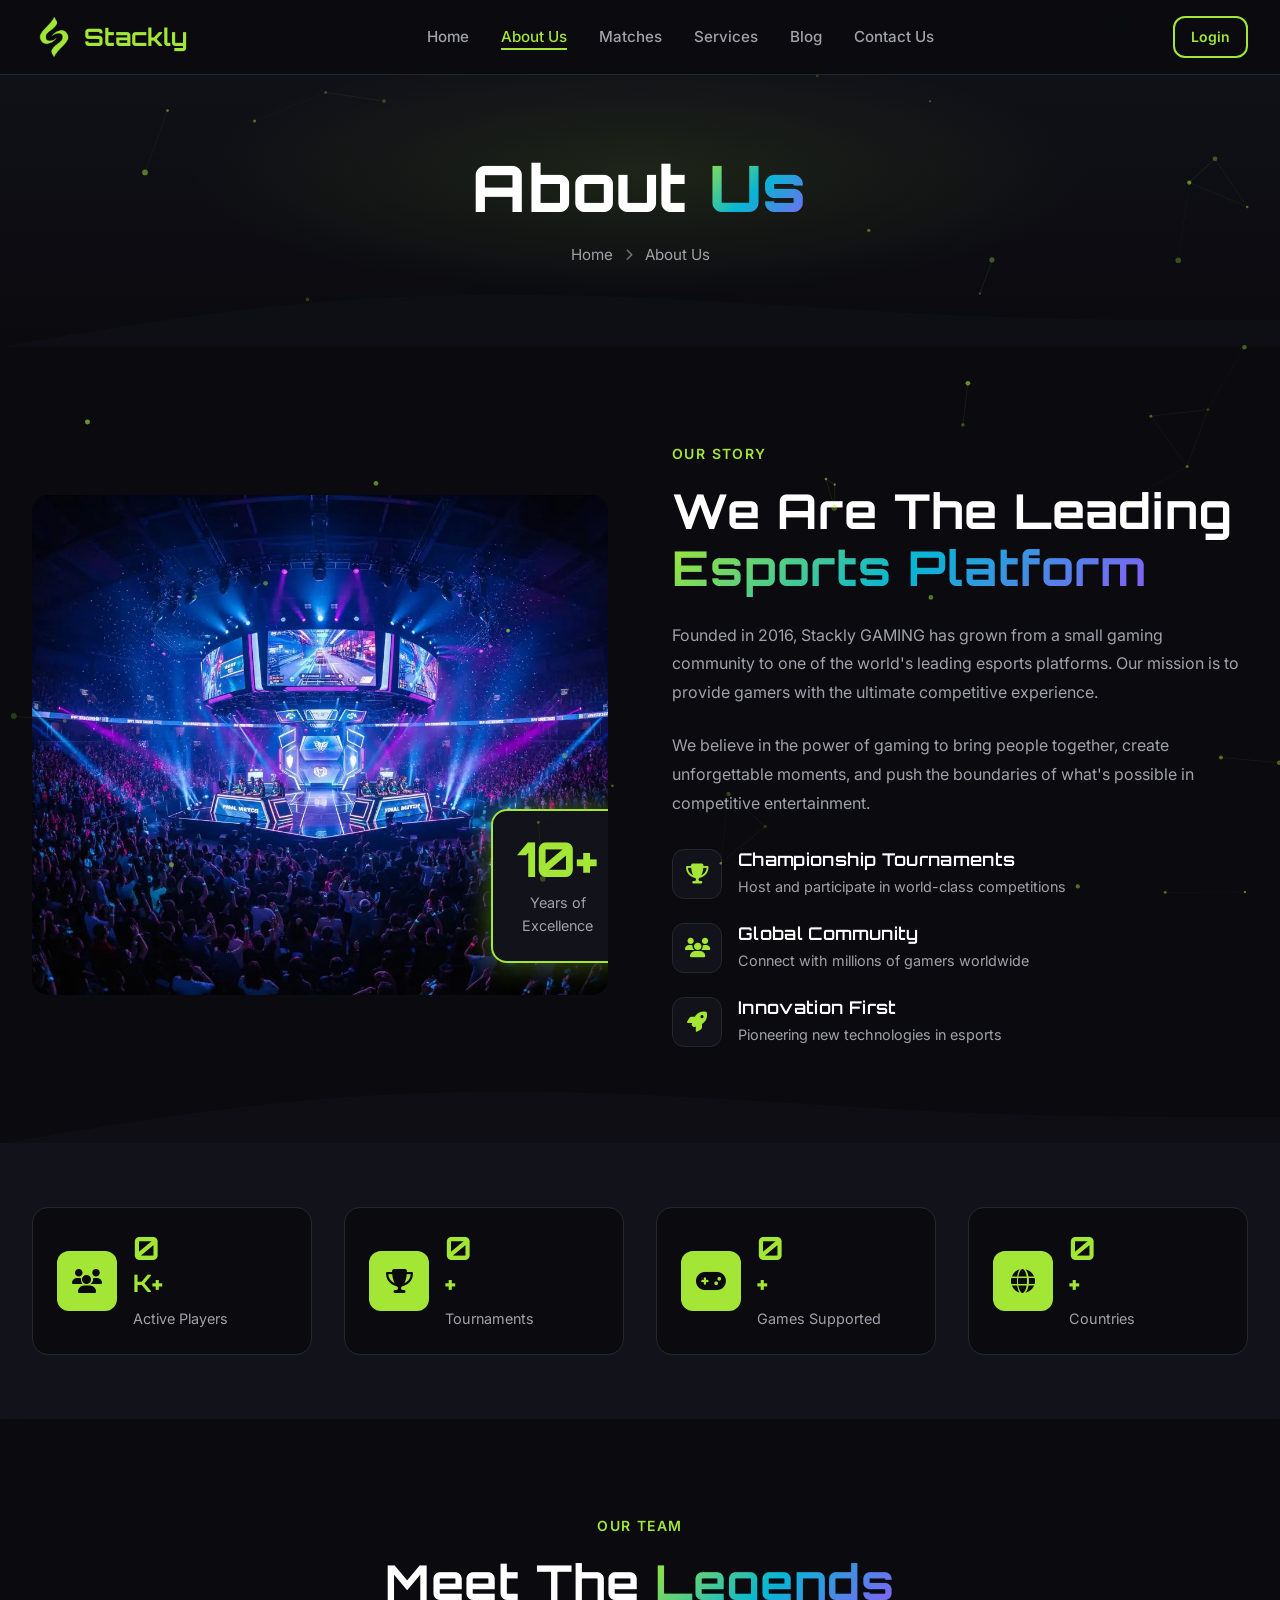
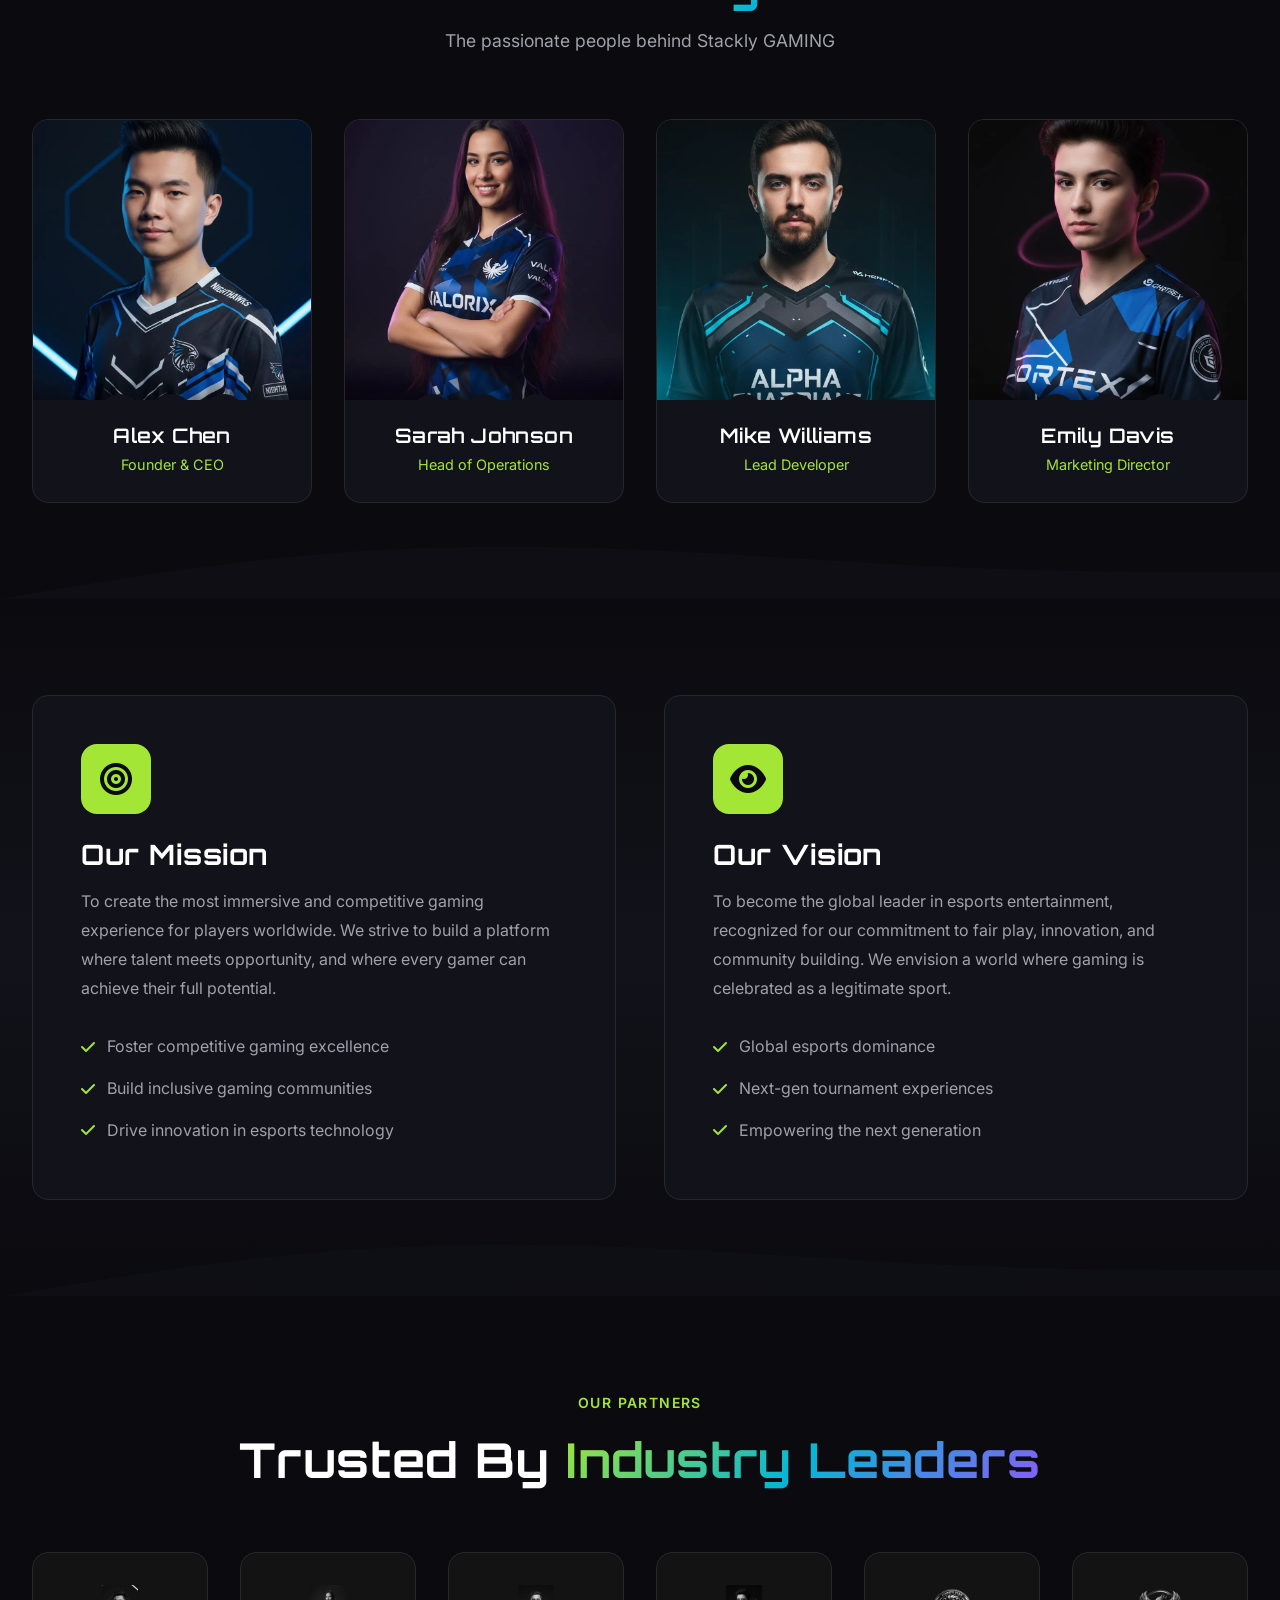
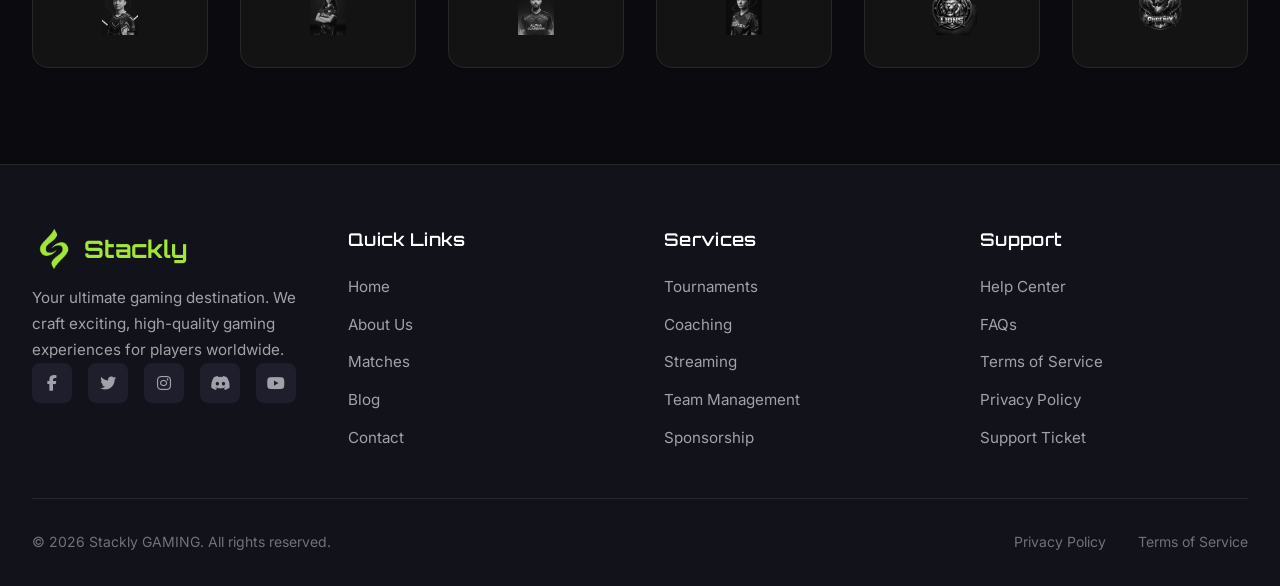
<file: pages/about.html>
<!DOCTYPE html>
<html lang="en">
<head>
  <meta charset="UTF-8">
  <meta name="viewport" content="width=device-width, initial-scale=1.0">
  <title>About Us - Stackly GAMING</title>
  <meta name="description" content="Learn more about Stackly GAMING - Your ultimate gaming destination.">
  
  <!-- Fonts -->
  <link rel="preconnect" href="https://fonts.googleapis.com">
  <link rel="preconnect" href="https://fonts.gstatic.com" crossorigin>
  <link href="https://fonts.googleapis.com/css2?family=Inter:wght@400;500;600;700&family=Orbitron:wght@400;500;600;700;800;900&display=swap" rel="stylesheet">
  
  <!-- Icons -->
  <link rel="stylesheet" href="https://cdnjs.cloudflare.com/ajax/libs/font-awesome/6.4.0/css/all.min.css">
  
  <!-- Styles -->
  <link rel="stylesheet" href="../css/style.css">
  <link rel="stylesheet" href="../css/pages.css">
</head>
<body>
  <!-- Particles Background -->
  <div class="particles-container">
    <canvas id="particles-canvas"></canvas>
  </div>

  <!-- Navigation -->
  <nav class="navbar" id="navbar">
    <div class="navbar-container">
      <a href="../index.html" class="logo">
      <img src="../images/logo_green.webp" alt="Stackly Logo" class="logo-img">
      <span class="logo-text">Stackly</span>
      </a>
      
      <ul class="nav-links" id="nav-links">
        <li><a href="../index.html" class="nav-link">Home</a></li>
        <li><a href="about.html" class="nav-link active">About Us</a></li>
        <li><a href="match.html" class="nav-link">Matches</a></li>
        <li><a href="service.html" class="nav-link">Services</a></li>
        <li><a href="blog.html" class="nav-link">Blog</a></li>
        <li><a href="contact.html" class="nav-link">Contact Us</a></li>
      </ul>
      
      <div class="nav-actions">
        <a href="login.html" class="btn btn-outline btn-sm">Login</a>
        <button class="mobile-menu-btn" id="mobile-menu-btn">
          <span></span>
          <span></span>
          <span></span>
        </button>
      </div>
    </div>
  </nav>

  <!-- Main Content -->
  <main>
    <!-- Page Header -->
    <section class="page-header">
      <div class="page-header-bg"></div>
      <div class="container">
        <div class="page-header-content reveal">
          <h1 class="page-title">About <span class="text-gradient">Us</span></h1>
          <nav class="breadcrumb">
            <a href="../index.html">Home</a>
            <i class="fas fa-chevron-right"></i>
            <span>About Us</span>
          </nav>
        </div>
      </div>
    </section>

    <!-- About Story Section -->
    <section class="about-story section">
      <div class="container">
        <div class="about-story-grid">
          <div class="about-story-image reveal-left">
            <div class="image-frame">
              <img src="../images/about-story.webp" alt="Our Story">
              <div class="experience-badge">
                <span class="exp-number">10+</span>
                <span class="exp-text">Years of<br>Excellence</span>
              </div>
            </div>
          </div>
          
          <div class="about-story-content reveal-right">
            <p class="section-subtitle">Our Story</p>
            <h2 class="section-title">We Are The Leading<br><span class="text-gradient">Esports Platform</span></h2>
            <p class="story-text">
              Founded in 2016, Stackly GAMING has grown from a small gaming community to one of the world's leading esports platforms. Our mission is to provide gamers with the ultimate competitive experience.
            </p>
            <p class="story-text">
              We believe in the power of gaming to bring people together, create unforgettable moments, and push the boundaries of what's possible in competitive entertainment.
            </p>
            
            <div class="story-features">
              <div class="story-feature">
                <div class="feature-icon">
                  <i class="fas fa-trophy"></i>
                </div>
                <div class="feature-text">
                  <h4>Championship Tournaments</h4>
                  <p>Host and participate in world-class competitions</p>
                </div>
              </div>
              <div class="story-feature">
                <div class="feature-icon">
                  <i class="fas fa-users"></i>
                </div>
                <div class="feature-text">
                  <h4>Global Community</h4>
                  <p>Connect with millions of gamers worldwide</p>
                </div>
              </div>
              <div class="story-feature">
                <div class="feature-icon">
                  <i class="fas fa-rocket"></i>
                </div>
                <div class="feature-text">
                  <h4>Innovation First</h4>
                  <p>Pioneering new technologies in esports</p>
                </div>
              </div>
            </div>
          </div>
        </div>
      </div>
    </section>

    <!-- Stats Section -->
    <section class="about-stats section">
      <div class="container">
        <div class="stats-row">
          <div class="stat-box reveal stagger-1">
            <div class="stat-icon">
              <i class="fas fa-users"></i>
            </div>
            <div class="stat-info">
              <span class="stat-value" data-count="500">0</span><span class="stat-suffix">K+</span>
              <span class="stat-label">Active Players</span>
            </div>
          </div>
          <div class="stat-box reveal stagger-2">
            <div class="stat-icon">
              <i class="fas fa-trophy"></i>
            </div>
            <div class="stat-info">
              <span class="stat-value" data-count="1200">0</span><span class="stat-suffix">+</span>
              <span class="stat-label">Tournaments</span>
            </div>
          </div>
          <div class="stat-box reveal stagger-3">
            <div class="stat-icon">
              <i class="fas fa-gamepad"></i>
            </div>
            <div class="stat-info">
              <span class="stat-value" data-count="50">0</span><span class="stat-suffix">+</span>
              <span class="stat-label">Games Supported</span>
            </div>
          </div>
          <div class="stat-box reveal stagger-4">
            <div class="stat-icon">
              <i class="fas fa-globe"></i>
            </div>
            <div class="stat-info">
              <span class="stat-value" data-count="80">0</span><span class="stat-suffix">+</span>
              <span class="stat-label">Countries</span>
            </div>
          </div>
        </div>
      </div>
    </section>

    <!-- Team Section -->
    <section class="team section">
      <div class="container">
        <div class="section-header reveal">
          <p class="section-subtitle">Our Team</p>
          <h2 class="section-title">Meet The <span class="text-gradient">Legends</span></h2>
          <p class="section-desc">The passionate people behind Stackly GAMING</p>
        </div>
        
        <div class="team-grid">
          <div class="team-card reveal stagger-1">
            <div class="team-image">
              <img src="../images/team-1.webp" alt="Team Member">
              <div class="team-social">
                <a href="404.html"><i class="fab fa-twitter"></i></a>
                <a href="404.html"><i class="fab fa-linkedin-in"></i></a>
                <a href="404.html"><i class="fab fa-instagram"></i></a>
              </div>
            </div>
            <div class="team-info">
              <h3 class="team-name">Alex Chen</h3>
              <span class="team-role">Founder & CEO</span>
            </div>
          </div>
          
          <div class="team-card reveal stagger-2">
            <div class="team-image">
              <img src="../images/team-2.webp" alt="Team Member">
              <div class="team-social">
                <a href="404.html"><i class="fab fa-twitter"></i></a>
                <a href="404.html"><i class="fab fa-linkedin-in"></i></a>
                <a href="404.html"><i class="fab fa-instagram"></i></a>
              </div>
            </div>
            <div class="team-info">
              <h3 class="team-name">Sarah Johnson</h3>
              <span class="team-role">Head of Operations</span>
            </div>
          </div>
          
          <div class="team-card reveal stagger-3">
            <div class="team-image">
              <img src="../images/team-3.webp" alt="Team Member">
              <div class="team-social">
                <a href="404.html"><i class="fab fa-twitter"></i></a>
                <a href="404.html"><i class="fab fa-linkedin-in"></i></a>
                <a href="404.html"><i class="fab fa-instagram"></i></a>
              </div>
            </div>
            <div class="team-info">
              <h3 class="team-name">Mike Williams</h3>
              <span class="team-role">Lead Developer</span>
            </div>
          </div>
          
          <div class="team-card reveal stagger-4">
            <div class="team-image">
              <img src="../images/team-4.webp" alt="Team Member">
              <div class="team-social">
                <a href="404.html"><i class="fab fa-twitter"></i></a>
                <a href="404.html"><i class="fab fa-linkedin-in"></i></a>
                <a href="404.html"><i class="fab fa-instagram"></i></a>
              </div>
            </div>
            <div class="team-info">
              <h3 class="team-name">Emily Davis</h3>
              <span class="team-role">Marketing Director</span>
            </div>
          </div>
        </div>
      </div>
    </section>

    <!-- Mission & Vision Section -->
    <section class="mission-vision section">
      <div class="container">
        <div class="mv-grid">
          <div class="mv-card reveal-left">
            <div class="mv-icon">
              <i class="fas fa-bullseye"></i>
            </div>
            <h3 class="mv-title">Our Mission</h3>
            <p class="mv-text">
              To create the most immersive and competitive gaming experience for players worldwide. We strive to build a platform where talent meets opportunity, and where every gamer can achieve their full potential.
            </p>
            <ul class="mv-list">
              <li><i class="fas fa-check"></i> Foster competitive gaming excellence</li>
              <li><i class="fas fa-check"></i> Build inclusive gaming communities</li>
              <li><i class="fas fa-check"></i> Drive innovation in esports technology</li>
            </ul>
          </div>
          
          <div class="mv-card reveal-right">
            <div class="mv-icon">
              <i class="fas fa-eye"></i>
            </div>
            <h3 class="mv-title">Our Vision</h3>
            <p class="mv-text">
              To become the global leader in esports entertainment, recognized for our commitment to fair play, innovation, and community building. We envision a world where gaming is celebrated as a legitimate sport.
            </p>
            <ul class="mv-list">
              <li><i class="fas fa-check"></i> Global esports dominance</li>
              <li><i class="fas fa-check"></i> Next-gen tournament experiences</li>
              <li><i class="fas fa-check"></i> Empowering the next generation</li>
            </ul>
          </div>
        </div>
      </div>
    </section>

    <!-- Partners Section -->
    <section class="partners section">
      <div class="container">
        <div class="section-header reveal">
          <p class="section-subtitle">Our Partners</p>
          <h2 class="section-title">Trusted By <span class="text-gradient">Industry Leaders</span></h2>
        </div>
        
        <div class="partners-grid">
          <div class="partner-logo reveal stagger-1">
            <img src="../images/team-1.webp" alt="Partner 1">
          </div>
          <div class="partner-logo reveal stagger-2">
            <img src="../images/team-2.webp" alt="Partner 2">
          </div>
          <div class="partner-logo reveal stagger-3">
            <img src="../images/team-3.webp" alt="Partner 3">
          </div>
          <div class="partner-logo reveal stagger-4">
            <img src="../images/team-4.webp" alt="Partner 4">
          </div>
          <div class="partner-logo reveal stagger-5">
            <img src="../images/team-5.webp" alt="Partner 5">
          </div>
          <div class="partner-logo reveal stagger-1">
            <img src="../images/team-6.webp" alt="Partner 6">
          </div>
        </div>
      </div>
    </section>
  </main>

  <!-- Footer -->
  <footer class="footer">
    <div class="footer-container">
      <div class="footer-grid">
        <div class="footer-brand">
          <a href="../index.html" class="footer-logo">
          <img src="../images/logo_green.webp" alt="Stackly Logo" class="logo-img">
         <span class="logo-text">Stackly</span>
         </a>
          <p class="footer-desc">
            Your ultimate gaming destination. We craft exciting, high-quality gaming experiences for players worldwide.
          </p>
          <div class="footer-social">
            <a href="404.html" class="social-link"><i class="fab fa-facebook-f"></i></a>
            <a href="404.html" class="social-link"><i class="fab fa-twitter"></i></a>
            <a href="404.html" class="social-link"><i class="fab fa-instagram"></i></a>
            <a href="404.html" class="social-link"><i class="fab fa-discord"></i></a>
            <a href="404.html" class="social-link"><i class="fab fa-youtube"></i></a>
          </div>
        </div>
        
        <div class="footer-column">
          <h4 class="footer-title">Quick Links</h4>
          <ul class="footer-links">
            <li><a href="../index.html" class="footer-link">Home</a></li>
            <li><a href="about.html" class="footer-link">About Us</a></li>
            <li><a href="match.html" class="footer-link">Matches</a></li>
            <li><a href="blog.html" class="footer-link">Blog</a></li>
            <li><a href="contact.html" class="footer-link">Contact</a></li>
          </ul>
        </div>
        
        <div class="footer-column">
          <h4 class="footer-title">Services</h4>
          <ul class="footer-links">
            <li><a href="service.html" class="footer-link">Tournaments</a></li>
            <li><a href="service.html" class="footer-link">Coaching</a></li>
            <li><a href="service.html" class="footer-link">Streaming</a></li>
            <li><a href="service.html" class="footer-link">Team Management</a></li>
            <li><a href="service.html" class="footer-link">Sponsorship</a></li>
          </ul>
        </div>
        
        <div class="footer-column">
          <h4 class="footer-title">Support</h4>
          <ul class="footer-links">
            <li><a href="404.html" class="footer-link">Help Center</a></li>
            <li><a href="404.html" class="footer-link">FAQs</a></li>
            <li><a href="404.html" class="footer-link">Terms of Service</a></li>
            <li><a href="404.html" class="footer-link">Privacy Policy</a></li>
            <li><a href="contact.html" class="footer-link">Support Ticket</a></li>
          </ul>
        </div>
      </div>
      
      <div class="footer-bottom">
        <p class="footer-copyright">© 2026 Stackly GAMING. All rights reserved.</p>
        <div class="footer-legal">
          <a href="404.html">Privacy Policy</a>
          <a href="404.html">Terms of Service</a>
        </div>
      </div>
    </div>
  </footer>

  <!-- Scripts -->
  <script src="../js/particles.js"></script>
  <script src="../js/main.js"></script>
  <script src="../js/animations.js"></script>
</body>
</html>
</file>
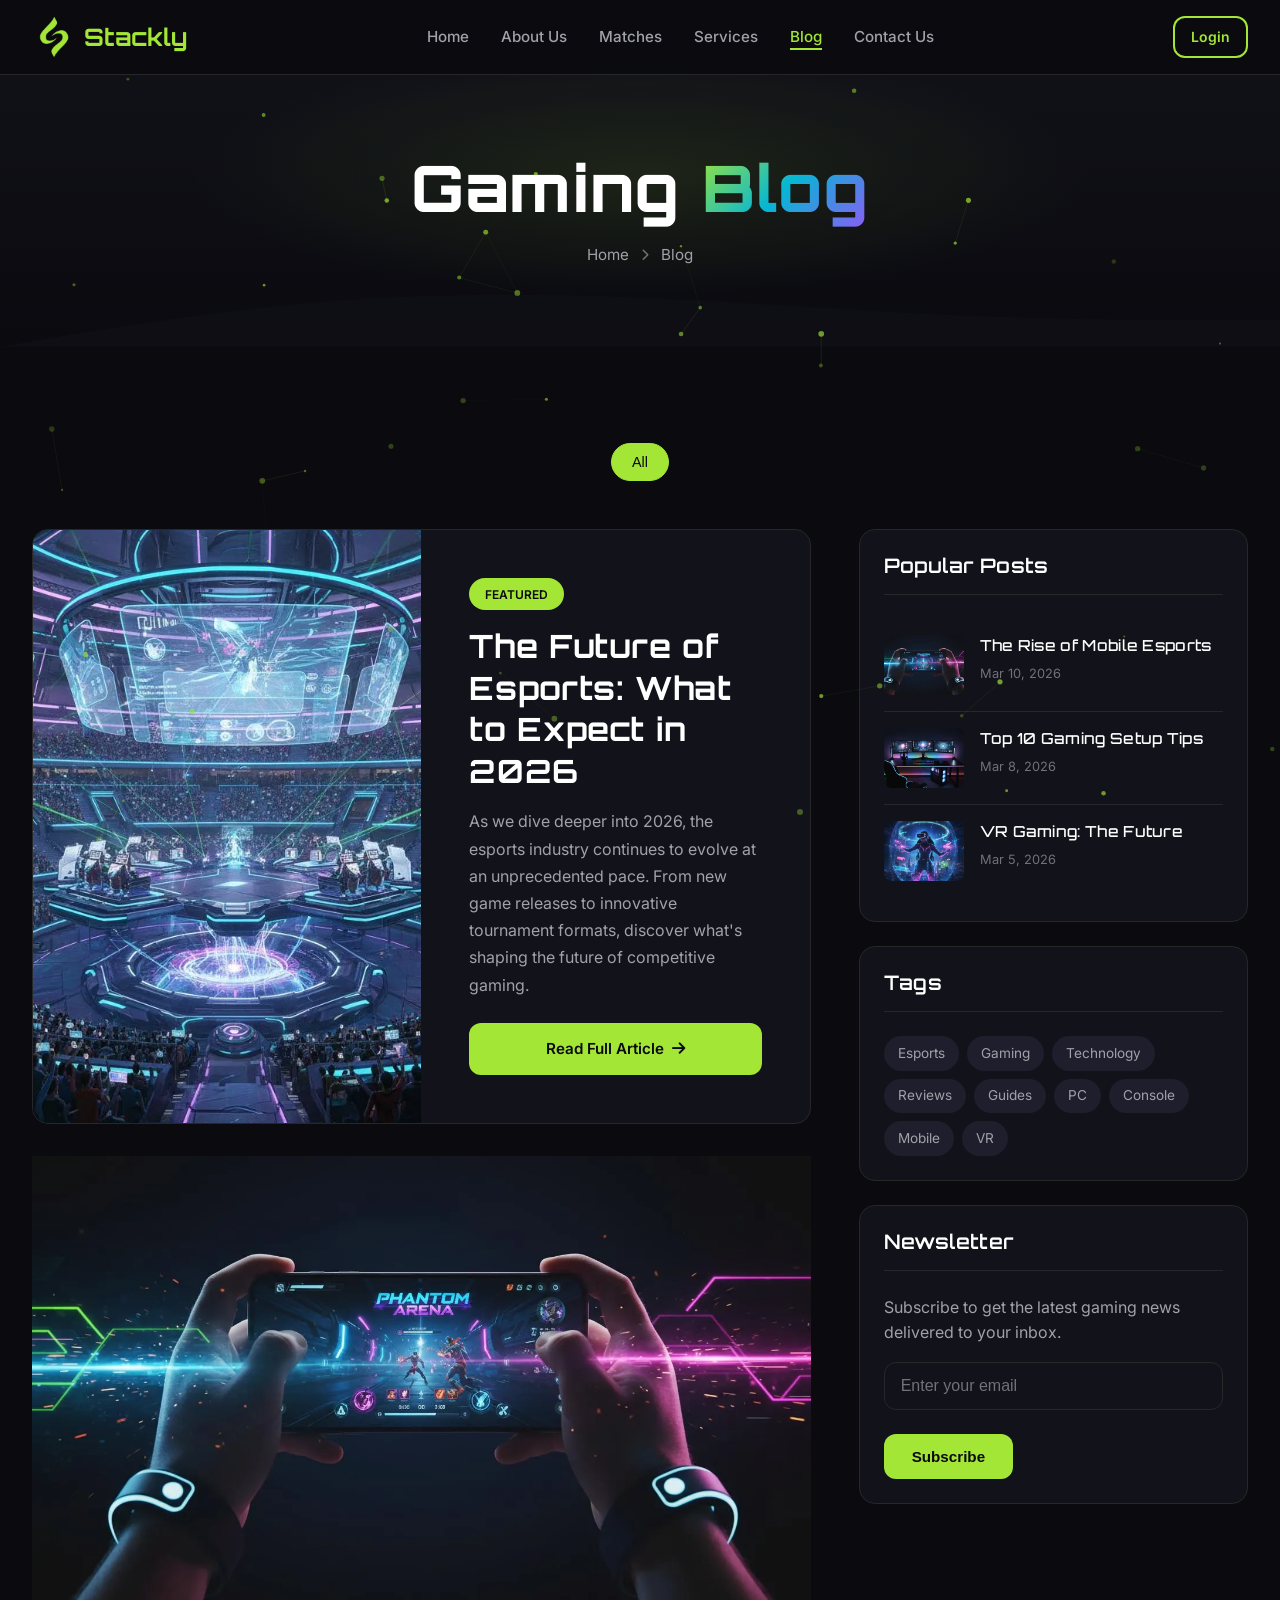
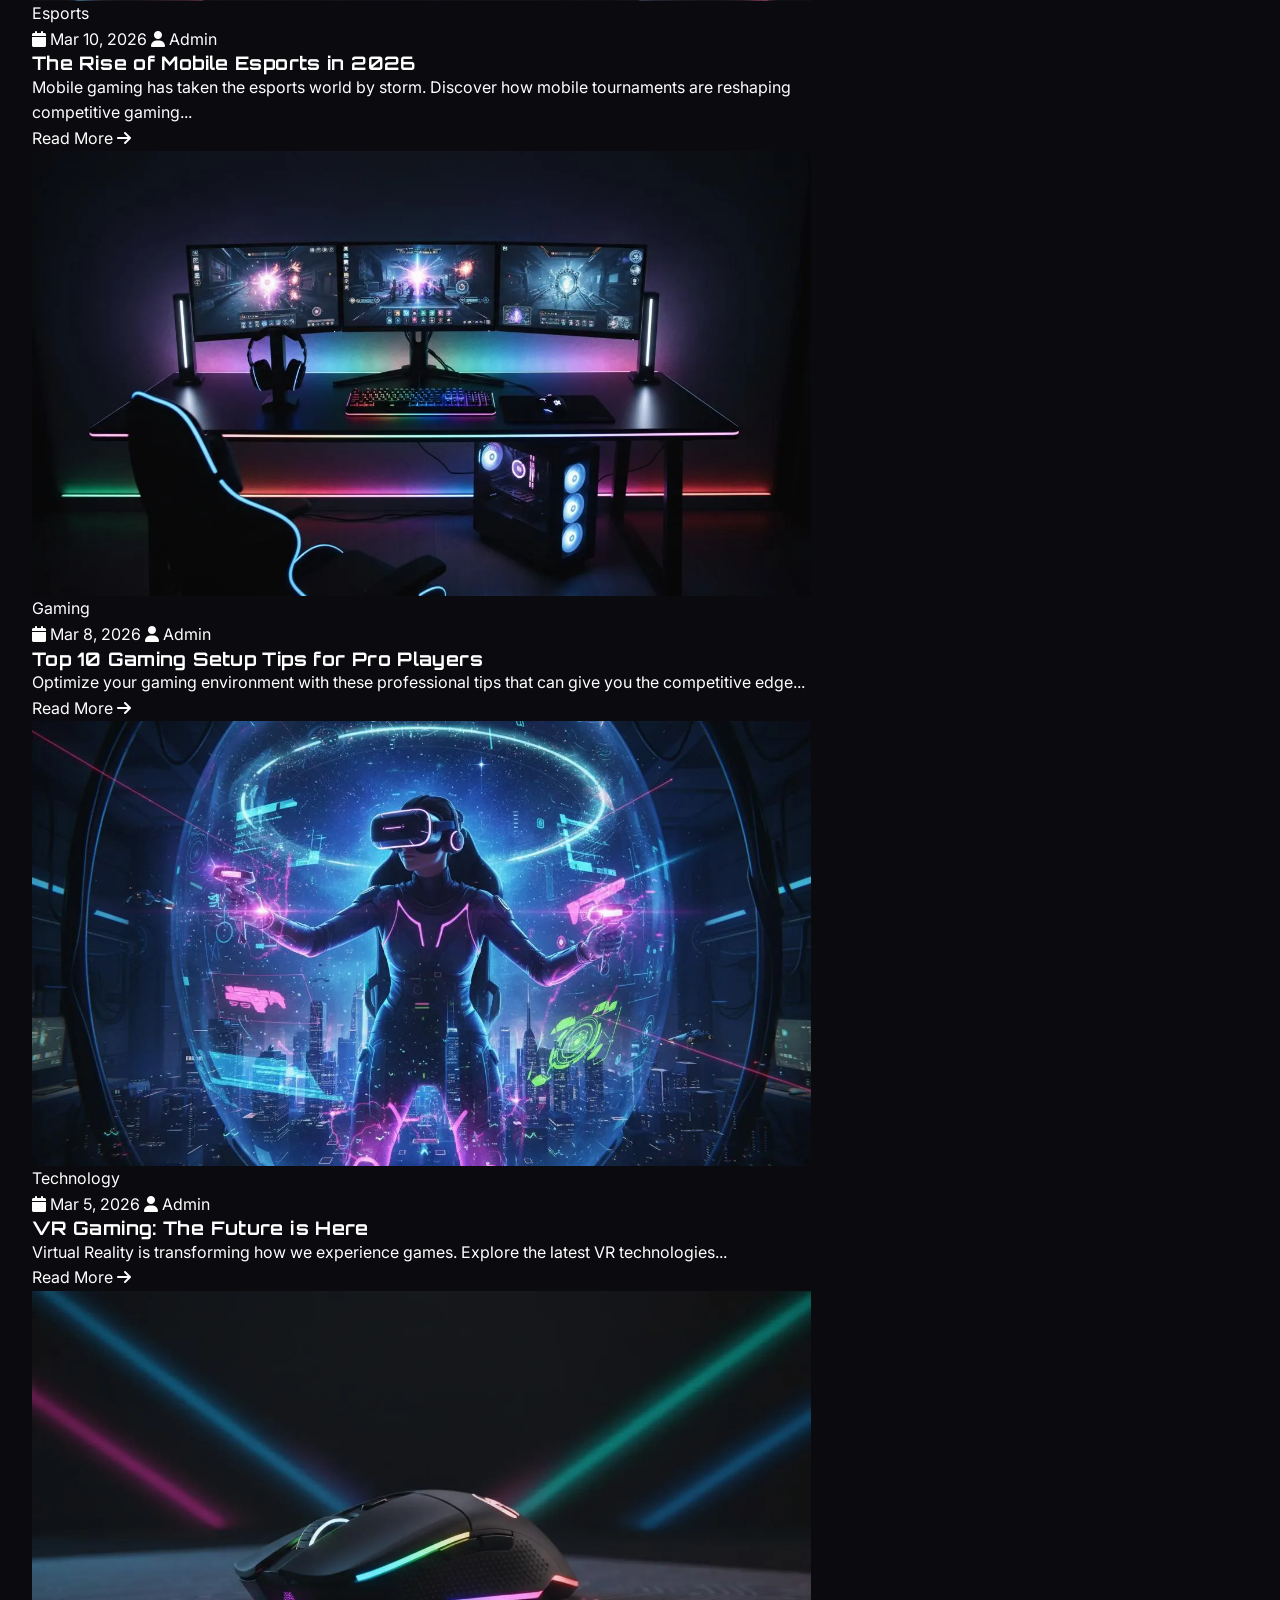
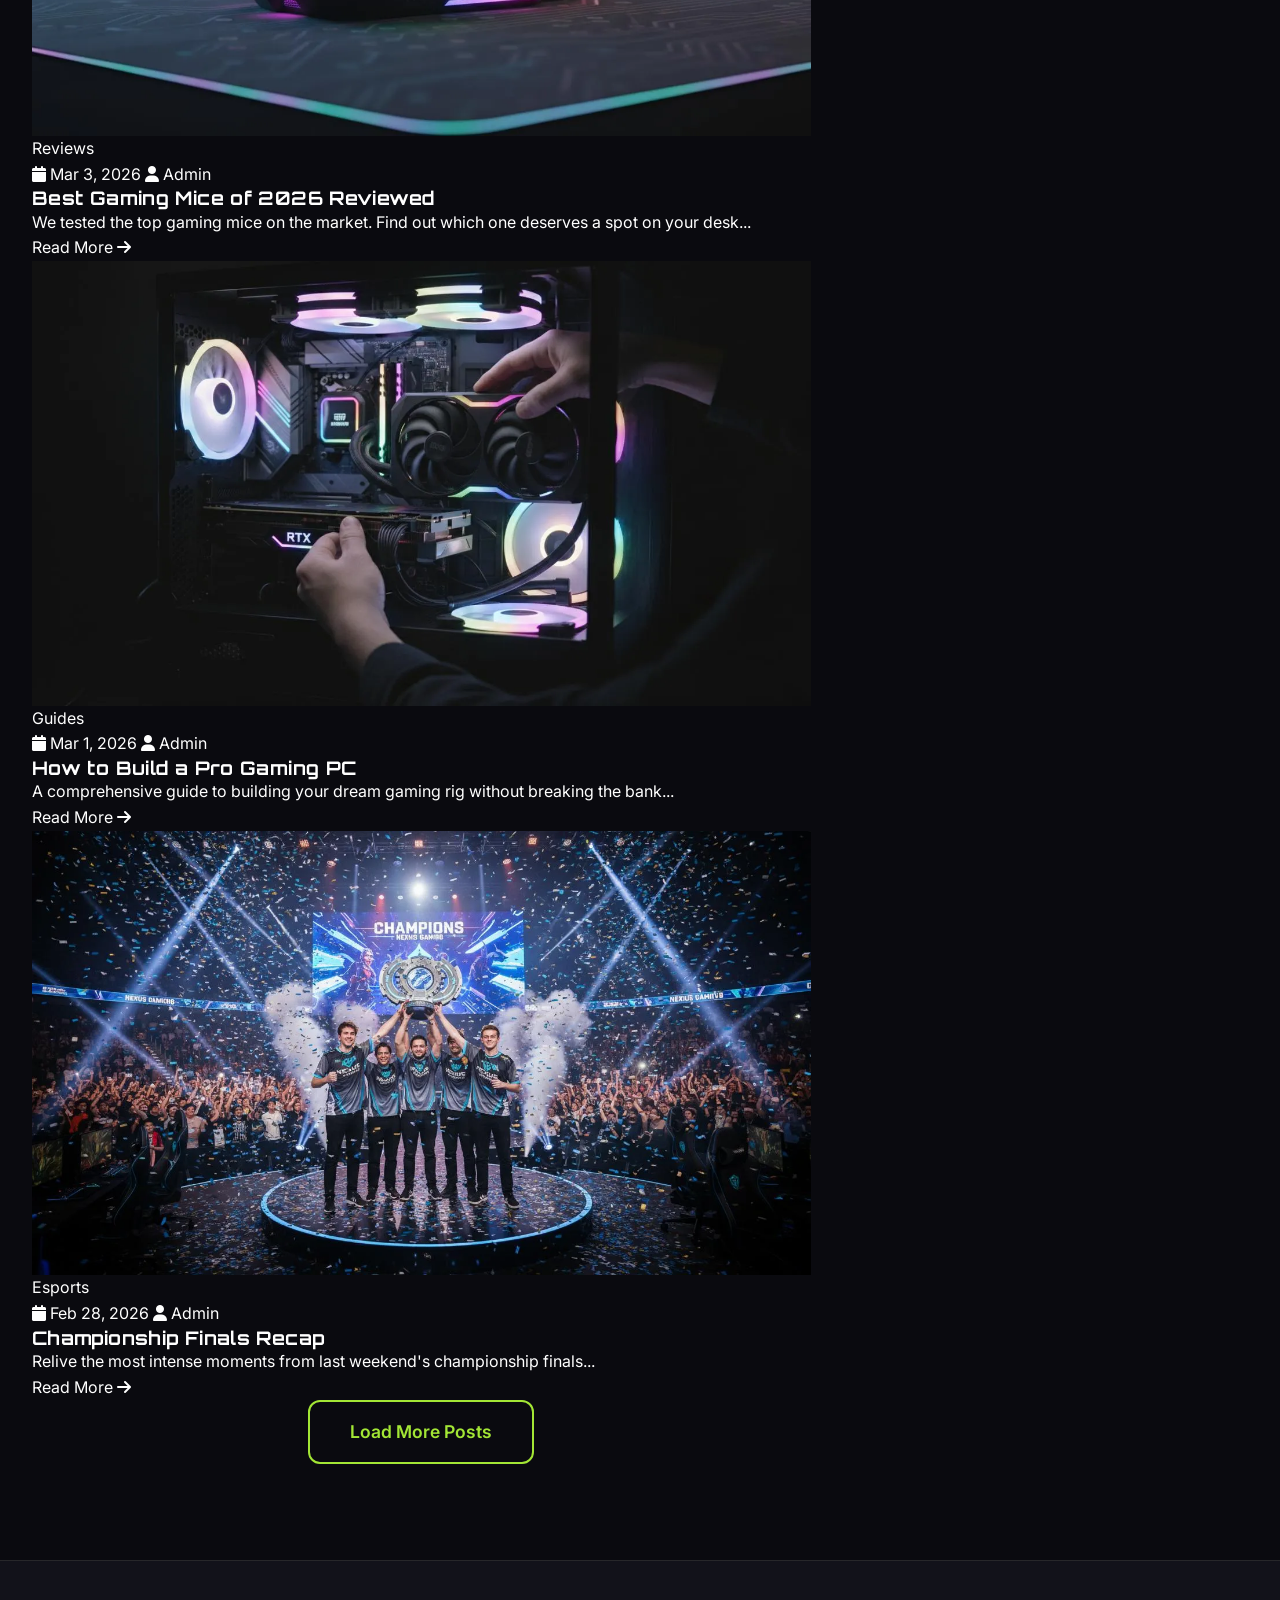
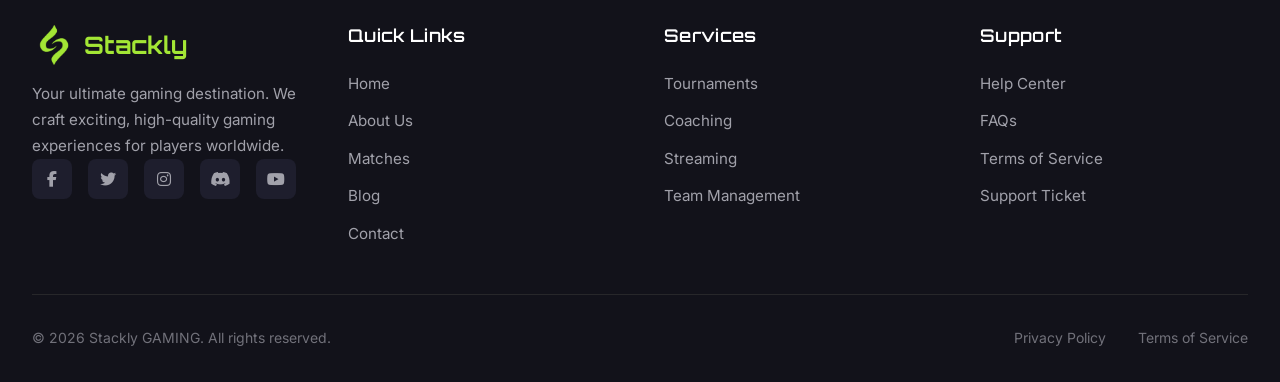
<file: pages/blog.html>
<!DOCTYPE html>
<html lang="en">
<head>
  <meta charset="UTF-8">
  <meta name="viewport" content="width=device-width, initial-scale=1.0">
  <title>Blog - Stackly GAMING</title>
  <meta name="description" content="Latest gaming news and updates from Stackly GAMING.">
  
  <link rel="preconnect" href="https://fonts.googleapis.com">
  <link rel="preconnect" href="https://fonts.gstatic.com" crossorigin>
  <link href="https://fonts.googleapis.com/css2?family=Inter:wght@400;500;600;700&family=Orbitron:wght@400;500;600;700;800;900&display=swap" rel="stylesheet">
  <link rel="stylesheet" href="https://cdnjs.cloudflare.com/ajax/libs/font-awesome/6.4.0/css/all.min.css">
  <link rel="stylesheet" href="../css/style.css">
  <link rel="stylesheet" href="../css/pages.css">
</head>
<body>
  <div class="particles-container">
    <canvas id="particles-canvas"></canvas>
  </div>

  <nav class="navbar" id="navbar">
    <div class="navbar-container">
      <a href="../index.html" class="logo">
      <img src="../images/logo_green.webp" alt="Stackly Logo" class="logo-img">
      <span class="logo-text">Stackly</span>
      </a>
      <ul class="nav-links" id="nav-links">
        <li><a href="../index.html" class="nav-link">Home</a></li>
        <li><a href="about.html" class="nav-link">About Us</a></li>
        <li><a href="match.html" class="nav-link">Matches</a></li>
        <li><a href="service.html" class="nav-link">Services</a></li>
        <li><a href="blog.html" class="nav-link active">Blog</a></li>
        <li><a href="contact.html" class="nav-link">Contact Us</a></li>
      </ul>
      <div class="nav-actions">
        <a href="login.html" class="btn btn-outline btn-sm">Login</a>
        <button class="mobile-menu-btn" id="mobile-menu-btn">
          <span></span><span></span><span></span>
        </button>
      </div>
    </div>
  </nav>

  <main>
    <section class="page-header">
      <div class="page-header-bg"></div>
      <div class="container">
        <div class="page-header-content reveal">
          <h1 class="page-title">Gaming <span class="text-gradient">Blog</span></h1>
          <nav class="breadcrumb">
            <a href="../index.html">Home</a>
            <i class="fas fa-chevron-right"></i>
            <span>Blog</span>
          </nav>
        </div>
      </div>
    </section>

    <section class="section">
      <div class="container">
        <div class="blog-categories reveal">
          <button class="category-btn active">All</button>
          
        </div>

        <div class="blog-layout">
          <div class="blog-main">
            <article class="featured-post reveal">
              <div class="featured-post-image">
                <img src="../images/blog-featured.webp" alt="Featured Post">
              </div>
              <div class="featured-post-content">
                <span class="featured-badge">Featured</span>
                <h2 class="featured-post-title">The Future of Esports: What to Expect in 2026</h2>
                <p class="featured-post-excerpt">As we dive deeper into 2026, the esports industry continues to evolve at an unprecedented pace. From new game releases to innovative tournament formats, discover what's shaping the future of competitive gaming.</p>
                <a href="404.html" class="btn btn-primary">Read Full Article <i class="fas fa-arrow-right"></i></a>
              </div>
            </article>

            <div class="blog-grid">
              <article class="blog-card reveal stagger-1">
                <div class="blog-image">
                  <img src="../images/blog-1.webp" alt="Blog 1">
                  <span class="blog-category">Esports</span>
                </div>
                <div class="blog-content">
                  <div class="blog-meta">
                    <span><i class="fas fa-calendar"></i> Mar 10, 2026</span>
                    <span><i class="fas fa-user"></i> Admin</span>
                  </div>
                  <h3 class="blog-title">The Rise of Mobile Esports in 2026</h3>
                  <p class="blog-excerpt">Mobile gaming has taken the esports world by storm. Discover how mobile tournaments are reshaping competitive gaming...</p>
                  <a href="404.html" class="blog-link">Read More <i class="fas fa-arrow-right"></i></a>
                </div>
              </article>

              <article class="blog-card reveal stagger-2">
                <div class="blog-image">
                  <img src="../images/blog-2.webp" alt="Blog 2">
                  <span class="blog-category">Gaming</span>
                </div>
                <div class="blog-content">
                  <div class="blog-meta">
                    <span><i class="fas fa-calendar"></i> Mar 8, 2026</span>
                    <span><i class="fas fa-user"></i> Admin</span>
                  </div>
                  <h3 class="blog-title">Top 10 Gaming Setup Tips for Pro Players</h3>
                  <p class="blog-excerpt">Optimize your gaming environment with these professional tips that can give you the competitive edge...</p>
                  <a href="404.html" class="blog-link">Read More <i class="fas fa-arrow-right"></i></a>
                </div>
              </article>

              <article class="blog-card reveal stagger-3">
                <div class="blog-image">
                  <img src="../images/blog-3.webp" alt="Blog 3">
                  <span class="blog-category">Technology</span>
                </div>
                <div class="blog-content">
                  <div class="blog-meta">
                    <span><i class="fas fa-calendar"></i> Mar 5, 2026</span>
                    <span><i class="fas fa-user"></i> Admin</span>
                  </div>
                  <h3 class="blog-title">VR Gaming: The Future is Here</h3>
                  <p class="blog-excerpt">Virtual Reality is transforming how we experience games. Explore the latest VR technologies...</p>
                  <a href="404.html" class="blog-link">Read More <i class="fas fa-arrow-right"></i></a>
                </div>
              </article>

              <article class="blog-card reveal stagger-1">
                <div class="blog-image">
                  <img src="../images/blog-4.webp" alt="Blog 4">
                  <span class="blog-category">Reviews</span>
                </div>
                <div class="blog-content">
                  <div class="blog-meta">
                    <span><i class="fas fa-calendar"></i> Mar 3, 2026</span>
                    <span><i class="fas fa-user"></i> Admin</span>
                  </div>
                  <h3 class="blog-title">Best Gaming Mice of 2026 Reviewed</h3>
                  <p class="blog-excerpt">We tested the top gaming mice on the market. Find out which one deserves a spot on your desk...</p>
                  <a href="404.html" class="blog-link">Read More <i class="fas fa-arrow-right"></i></a>
                </div>
              </article>

              <article class="blog-card reveal stagger-2">
                <div class="blog-image">
                  <img src="../images/blog-5.webp" alt="Blog 5">
                  <span class="blog-category">Guides</span>
                </div>
                <div class="blog-content">
                  <div class="blog-meta">
                    <span><i class="fas fa-calendar"></i> Mar 1, 2026</span>
                    <span><i class="fas fa-user"></i> Admin</span>
                  </div>
                  <h3 class="blog-title">How to Build a Pro Gaming PC</h3>
                  <p class="blog-excerpt">A comprehensive guide to building your dream gaming rig without breaking the bank...</p>
                  <a href="404.html" class="blog-link">Read More <i class="fas fa-arrow-right"></i></a>
                </div>
              </article>

              <article class="blog-card reveal stagger-3">
                <div class="blog-image">
                  <img src="../images/blog-6.webp" alt="Blog 6">
                  <span class="blog-category">Esports</span>
                </div>
                <div class="blog-content">
                  <div class="blog-meta">
                    <span><i class="fas fa-calendar"></i> Feb 28, 2026</span>
                    <span><i class="fas fa-user"></i> Admin</span>
                  </div>
                  <h3 class="blog-title">Championship Finals Recap</h3>
                  <p class="blog-excerpt">Relive the most intense moments from last weekend's championship finals...</p>
                  <a href="404.html" class="blog-link">Read More <i class="fas fa-arrow-right"></i></a>
                </div>
              </article>
            </div>

            <div class="text-center mt-4 reveal">
              <a href="404.html" class="btn btn-outline btn-lg">Load More Posts</a>
            </div>
          </div>

          <aside class="blog-sidebar">
            <div class="sidebar-widget reveal">
              <h3 class="widget-title">Popular Posts</h3>
              <div class="popular-post">
                <div class="popular-post-image">
                  <img src="../images/blog-1.webp" alt="Popular">
                </div>
                <div class="popular-post-info">
                  <h4>The Rise of Mobile Esports</h4>
                  <span>Mar 10, 2026</span>
                </div>
              </div>
              <div class="popular-post">
                <div class="popular-post-image">
                  <img src="../images/blog-2.webp" alt="Popular">
                </div>
                <div class="popular-post-info">
                  <h4>Top 10 Gaming Setup Tips</h4>
                  <span>Mar 8, 2026</span>
                </div>
              </div>
              <div class="popular-post">
                <div class="popular-post-image">
                  <img src="../images/blog-3.webp" alt="Popular">
                </div>
                <div class="popular-post-info">
                  <h4>VR Gaming: The Future</h4>
                  <span>Mar 5, 2026</span>
                </div>
              </div>
            </div>

            <div class="sidebar-widget reveal">
              <h3 class="widget-title">Tags</h3>
              <div class="tag-cloud">
                <a href="404.html" class="tag">Esports</a>
                <a href="404.html" class="tag">Gaming</a>
                <a href="404.html" class="tag">Technology</a>
                <a href="404.html" class="tag">Reviews</a>
                <a href="404.html" class="tag">Guides</a>
                <a href="404.html" class="tag">PC</a>
                <a href="404.html" class="tag">Console</a>
                <a href="404.html" class="tag">Mobile</a>
                <a href="404.html" class="tag">VR</a>
              </div>
            </div>

            <div class="sidebar-widget reveal">
              <h3 class="widget-title">Newsletter</h3>
              <p style="color: var(--text-secondary); margin-bottom: 1rem;">Subscribe to get the latest gaming news delivered to your inbox.</p>
              <form action="404.html" class="newsletter-form">
                <div class="form-group">
                  <input type="email" class="form-input" placeholder="Enter your email" required>
                </div>
                <button type="submit" class="btn btn-primary w-full">Subscribe</button>
              </form>
            </div>
          </aside>
        </div>
      </div>
    </section>
  </main>

  <footer class="footer">
    <div class="footer-container">
      <div class="footer-grid">
        <div class="footer-brand">
          <a href="../index.html" class="footer-logo">
          <img src="../images/logo_green.webp" alt="Stackly Logo" class="logo-img">
         <span class="logo-text">Stackly</span>
         </a>
          <p class="footer-desc">Your ultimate gaming destination. We craft exciting, high-quality gaming experiences for players worldwide.</p>
          <div class="footer-social">
            <a href="404.html" class="social-link"><i class="fab fa-facebook-f"></i></a>
            <a href="404.html" class="social-link"><i class="fab fa-twitter"></i></a>
            <a href="404.html" class="social-link"><i class="fab fa-instagram"></i></a>
            <a href="404.html" class="social-link"><i class="fab fa-discord"></i></a>
            <a href="404.html" class="social-link"><i class="fab fa-youtube"></i></a>
          </div>
        </div>
        <div class="footer-column">
          <h4 class="footer-title">Quick Links</h4>
          <ul class="footer-links">
            <li><a href="../index.html" class="footer-link">Home</a></li>
            <li><a href="about.html" class="footer-link">About Us</a></li>
            <li><a href="match.html" class="footer-link">Matches</a></li>
            <li><a href="blog.html" class="footer-link">Blog</a></li>
            <li><a href="contact.html" class="footer-link">Contact</a></li>
          </ul>
        </div>
        <div class="footer-column">
          <h4 class="footer-title">Services</h4>
          <ul class="footer-links">
            <li><a href="service.html" class="footer-link">Tournaments</a></li>
            <li><a href="service.html" class="footer-link">Coaching</a></li>
            <li><a href="service.html" class="footer-link">Streaming</a></li>
            <li><a href="service.html" class="footer-link">Team Management</a></li>
          </ul>
        </div>
        <div class="footer-column">
          <h4 class="footer-title">Support</h4>
          <ul class="footer-links">
            <li><a href="404.html" class="footer-link">Help Center</a></li>
            <li><a href="404.html" class="footer-link">FAQs</a></li>
            <li><a href="404.html" class="footer-link">Terms of Service</a></li>
            <li><a href="contact.html" class="footer-link">Support Ticket</a></li>
          </ul>
        </div>
      </div>
      <div class="footer-bottom">
        <p class="footer-copyright">© 2026 Stackly GAMING. All rights reserved.</p>
        <div class="footer-legal">
          <a href="404.html">Privacy Policy</a>
          <a href="404.html">Terms of Service</a>
        </div>
      </div>
    </div>
  </footer>

  <script src="../js/particles.js"></script>
  <script src="../js/main.js"></script>
  <script src="../js/animations.js"></script>
</body>
</html>
</file>
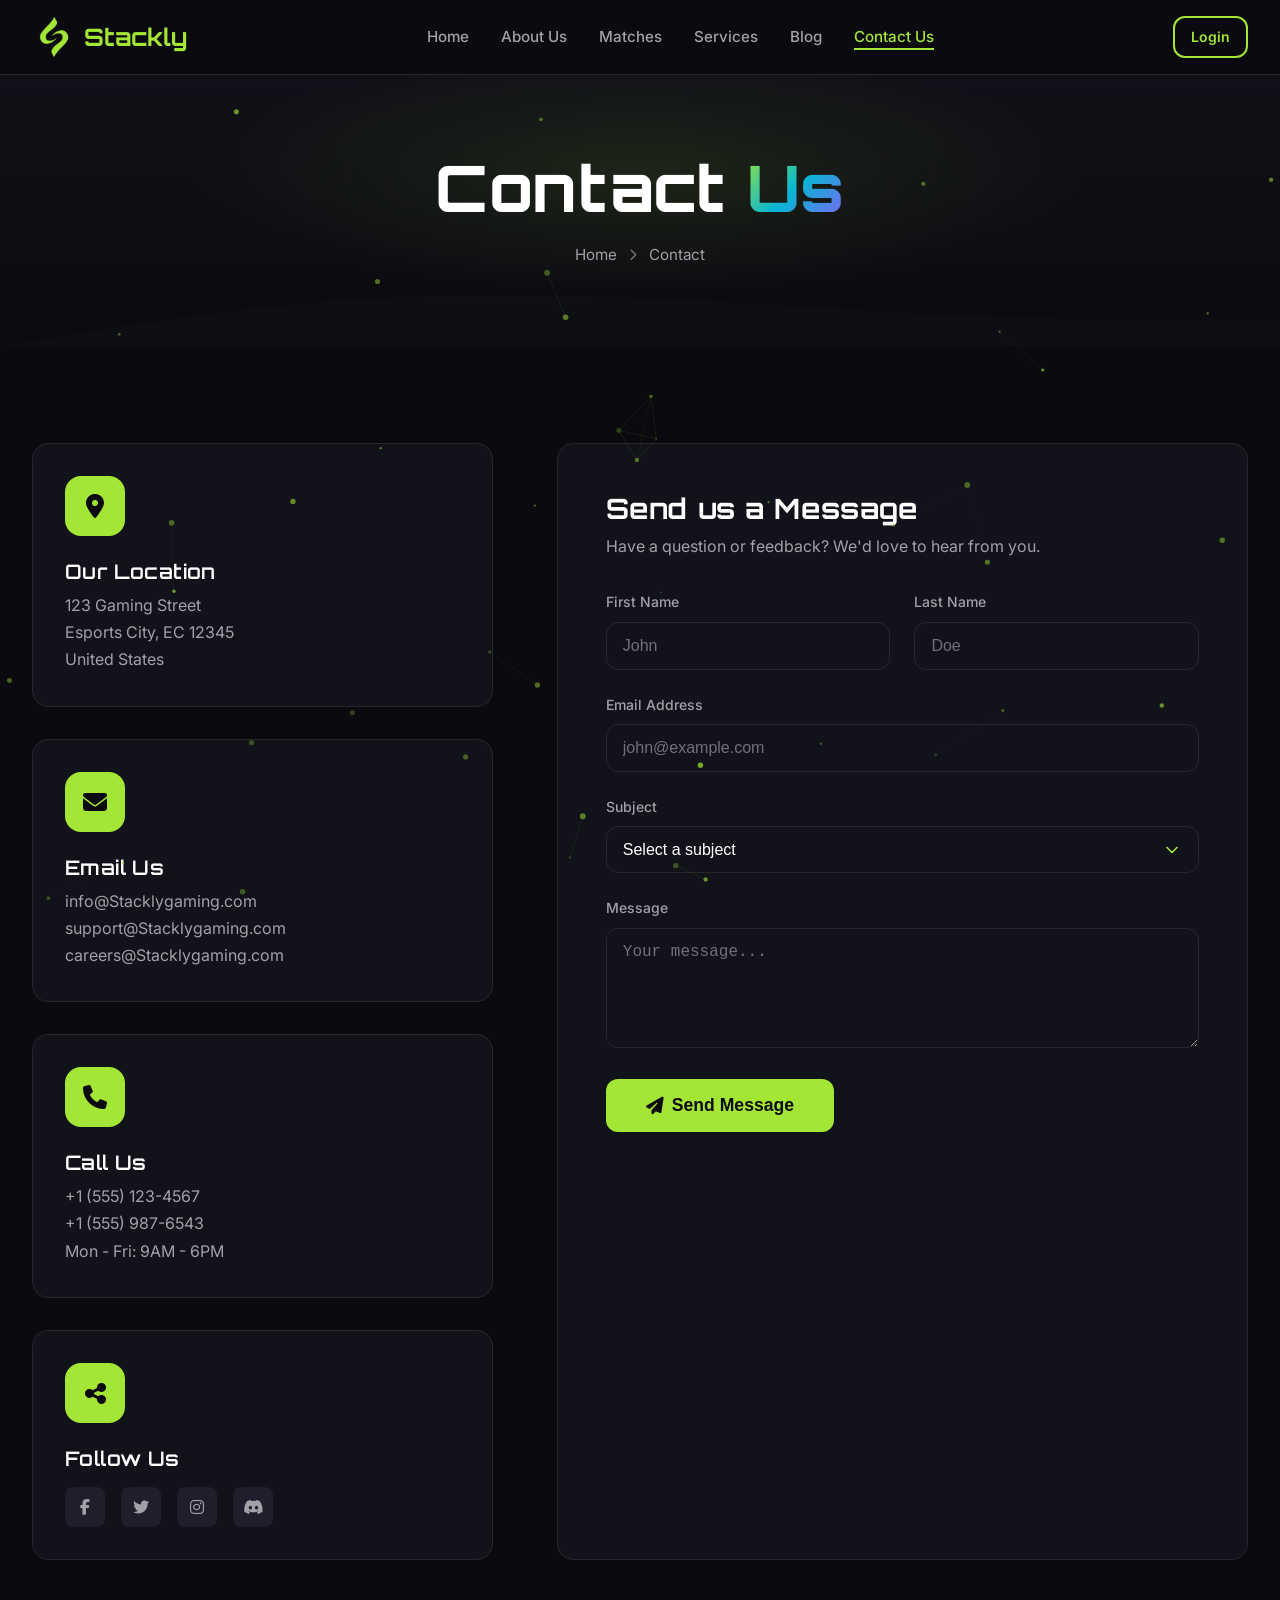
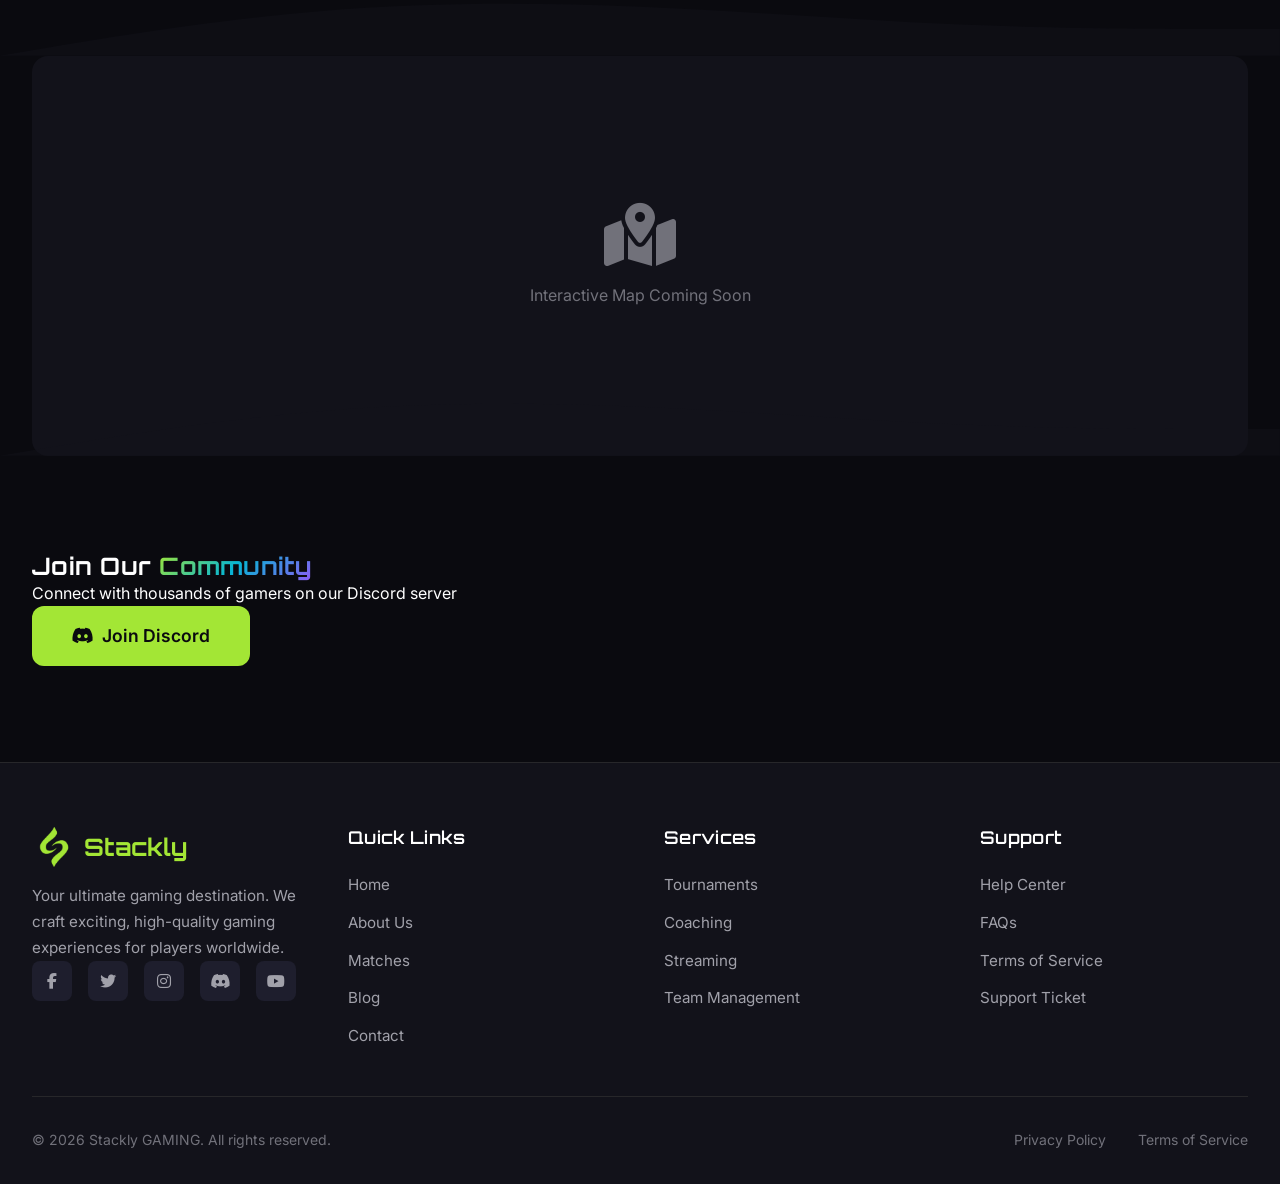
<file: pages/contact.html>
<!DOCTYPE html>
<html lang="en">
<head>
  <meta charset="UTF-8">
  <meta name="viewport" content="width=device-width, initial-scale=1.0">
  <title>Contact Us - Stackly GAMING</title>
  <meta name="description" content="Get in touch with Stackly GAMING. We're here to help.">
  
  <link rel="preconnect" href="https://fonts.googleapis.com">
  <link rel="preconnect" href="https://fonts.gstatic.com" crossorigin>
  <link href="https://fonts.googleapis.com/css2?family=Inter:wght@400;500;600;700&family=Orbitron:wght@400;500;600;700;800;900&display=swap" rel="stylesheet">
  <link rel="stylesheet" href="https://cdnjs.cloudflare.com/ajax/libs/font-awesome/6.4.0/css/all.min.css">
  <link rel="stylesheet" href="../css/style.css">
  <link rel="stylesheet" href="../css/pages.css">
</head>
<body>
  <div class="particles-container">
    <canvas id="particles-canvas"></canvas>
  </div>

  <nav class="navbar" id="navbar">
    <div class="navbar-container">
      <a href="../index.html" class="logo">
      <img src="../images/logo_green.webp" alt="Stackly Logo" class="logo-img">
      <span class="logo-text">Stackly</span>
      </a>
      <ul class="nav-links" id="nav-links">
        <li><a href="../index.html" class="nav-link">Home</a></li>
        <li><a href="about.html" class="nav-link">About Us</a></li>
        <li><a href="match.html" class="nav-link">Matches</a></li>
        <li><a href="service.html" class="nav-link">Services</a></li>
        <li><a href="blog.html" class="nav-link">Blog</a></li>
        <li><a href="contact.html" class="nav-link active">Contact Us</a></li>
      </ul>
      <div class="nav-actions">
        <a href="login.html" class="btn btn-outline btn-sm">Login</a>
        <button class="mobile-menu-btn" id="mobile-menu-btn">
          <span></span><span></span><span></span>
        </button>
      </div>
    </div>
  </nav>

  <main>
    <section class="page-header">
      <div class="page-header-bg"></div>
      <div class="container">
        <div class="page-header-content reveal">
          <h1 class="page-title">Contact <span class="text-gradient">Us</span></h1>
          <nav class="breadcrumb">
            <a href="../index.html">Home</a>
            <i class="fas fa-chevron-right"></i>
            <span>Contact</span>
          </nav>
        </div>
      </div>
    </section>

    <section class="section">
      <div class="container">
        <div class="contact-grid">
          <div class="contact-info">
            <div class="contact-card reveal stagger-1">
              <div class="contact-card-icon">
                <i class="fas fa-map-marker-alt"></i>
              </div>
              <h3 class="contact-card-title">Our Location</h3>
              <p class="contact-card-info">
                123 Gaming Street<br>
                Esports City, EC 12345<br>
                United States
              </p>
            </div>

            <div class="contact-card reveal stagger-2">
              <div class="contact-card-icon">
                <i class="fas fa-envelope"></i>
              </div>
              <h3 class="contact-card-title">Email Us</h3>
              <p class="contact-card-info">
                info@Stacklygaming.com<br>
                support@Stacklygaming.com<br>
                careers@Stacklygaming.com
              </p>
            </div>

            <div class="contact-card reveal stagger-3">
              <div class="contact-card-icon">
                <i class="fas fa-phone"></i>
              </div>
              <h3 class="contact-card-title">Call Us</h3>
              <p class="contact-card-info">
                +1 (555) 123-4567<br>
                +1 (555) 987-6543<br>
                Mon - Fri: 9AM - 6PM
              </p>
            </div>

            <div class="contact-card reveal stagger-4">
              <div class="contact-card-icon">
                <i class="fas fa-share-alt"></i>
              </div>
              <h3 class="contact-card-title">Follow Us</h3>
              <div class="footer-social" style="margin-top: 1rem;">
                <a href="404.html" class="social-link"><i class="fab fa-facebook-f"></i></a>
                <a href="404.html" class="social-link"><i class="fab fa-twitter"></i></a>
                <a href="404.html" class="social-link"><i class="fab fa-instagram"></i></a>
                <a href="404.html" class="social-link"><i class="fab fa-discord"></i></a>
              </div>
            </div>
          </div>

          <div class="contact-form-wrapper reveal-right">
            <h2 class="contact-form-title">Send us a Message</h2>
            <p class="contact-form-subtitle">Have a question or feedback? We'd love to hear from you.</p>
            
            <form action="404.html" id="contact-form">
              <div class="form-row">
                <div class="form-group">
                  <label class="form-label">First Name</label>
                  <input type="text" class="form-input" placeholder="John" required>
                </div>
                <div class="form-group">
                  <label class="form-label">Last Name</label>
                  <input type="text" class="form-input" placeholder="Doe" required>
                </div>
              </div>
              
              <div class="form-group">
                <label class="form-label">Email Address</label>
                <input type="email" class="form-input" placeholder="john@example.com" required>
              </div>
              
              <div class="form-group">
                <label class="form-label">Subject</label>
                <select class="form-input form-select" required>
                  <option value="">Select a subject</option>
                  <option value="general">General Inquiry</option>
                  <option value="support">Technical Support</option>
                  <option value="business">Business Partnership</option>
                  <option value="careers">Careers</option>
                  <option value="other">Other</option>
                </select>
              </div>
              
              <div class="form-group">
                <label class="form-label">Message</label>
                <textarea class="form-input" rows="5" placeholder="Your message..." required></textarea>
              </div>
              
              <button type="submit" class="btn btn-primary btn-lg w-full">
                <i class="fas fa-paper-plane"></i> Send Message
              </button>
            </form>
          </div>
        </div>
      </div>
    </section>

    <section class="section map-section">
      <div class="container">
        <div class="map-container reveal">
          <div class="map-placeholder">
            <i class="fas fa-map-marked-alt"></i>
            <p>Interactive Map Coming Soon</p>
          </div>
        </div>
      </div>
    </section>

    <section class="cta section">
      <div class="container">
        <div class="cta-content reveal">
          <h2 class="cta-title">Join Our <span class="text-gradient">Community</span></h2>
          <p class="cta-desc">Connect with thousands of gamers on our Discord server</p>
          <div class="cta-buttons">
            <a href="404.html" class="btn btn-primary btn-lg"><i class="fab fa-discord"></i> Join Discord</a>
          </div>
        </div>
      </div>
    </section>
  </main>

  <footer class="footer">
    <div class="footer-container">
      <div class="footer-grid">
        <div class="footer-brand">
          <a href="../index.html" class="footer-logo">
          <img src="../images/logo_green.webp" alt="Stackly Logo" class="logo-img">
         <span class="logo-text">Stackly</span>
         </a>
          <p class="footer-desc">Your ultimate gaming destination. We craft exciting, high-quality gaming experiences for players worldwide.</p>
          <div class="footer-social">
            <a href="404.html" class="social-link"><i class="fab fa-facebook-f"></i></a>
            <a href="404.html" class="social-link"><i class="fab fa-twitter"></i></a>
            <a href="404.html" class="social-link"><i class="fab fa-instagram"></i></a>
            <a href="404.html" class="social-link"><i class="fab fa-discord"></i></a>
            <a href="404.html" class="social-link"><i class="fab fa-youtube"></i></a>
          </div>
        </div>
        <div class="footer-column">
          <h4 class="footer-title">Quick Links</h4>
          <ul class="footer-links">
            <li><a href="../index.html" class="footer-link">Home</a></li>
            <li><a href="about.html" class="footer-link">About Us</a></li>
            <li><a href="match.html" class="footer-link">Matches</a></li>
            <li><a href="blog.html" class="footer-link">Blog</a></li>
            <li><a href="contact.html" class="footer-link">Contact</a></li>
          </ul>
        </div>
        <div class="footer-column">
          <h4 class="footer-title">Services</h4>
          <ul class="footer-links">
            <li><a href="service.html" class="footer-link">Tournaments</a></li>
            <li><a href="service.html" class="footer-link">Coaching</a></li>
            <li><a href="service.html" class="footer-link">Streaming</a></li>
            <li><a href="service.html" class="footer-link">Team Management</a></li>
          </ul>
        </div>
        <div class="footer-column">
          <h4 class="footer-title">Support</h4>
          <ul class="footer-links">
            <li><a href="404.html" class="footer-link">Help Center</a></li>
            <li><a href="404.html" class="footer-link">FAQs</a></li>
            <li><a href="404.html" class="footer-link">Terms of Service</a></li>
            <li><a href="contact.html" class="footer-link">Support Ticket</a></li>
          </ul>
        </div>
      </div>
      <div class="footer-bottom">
        <p class="footer-copyright">© 2026 Stackly GAMING. All rights reserved.</p>
        <div class="footer-legal">
          <a href="404.html">Privacy Policy</a>
          <a href="404.html">Terms of Service</a>
        </div>
      </div>
    </div>
  </footer>

  <script src="../js/particles.js"></script>
  <script src="../js/main.js"></script>
  <script src="../js/animations.js"></script>
  
</body>
</html>
</file>
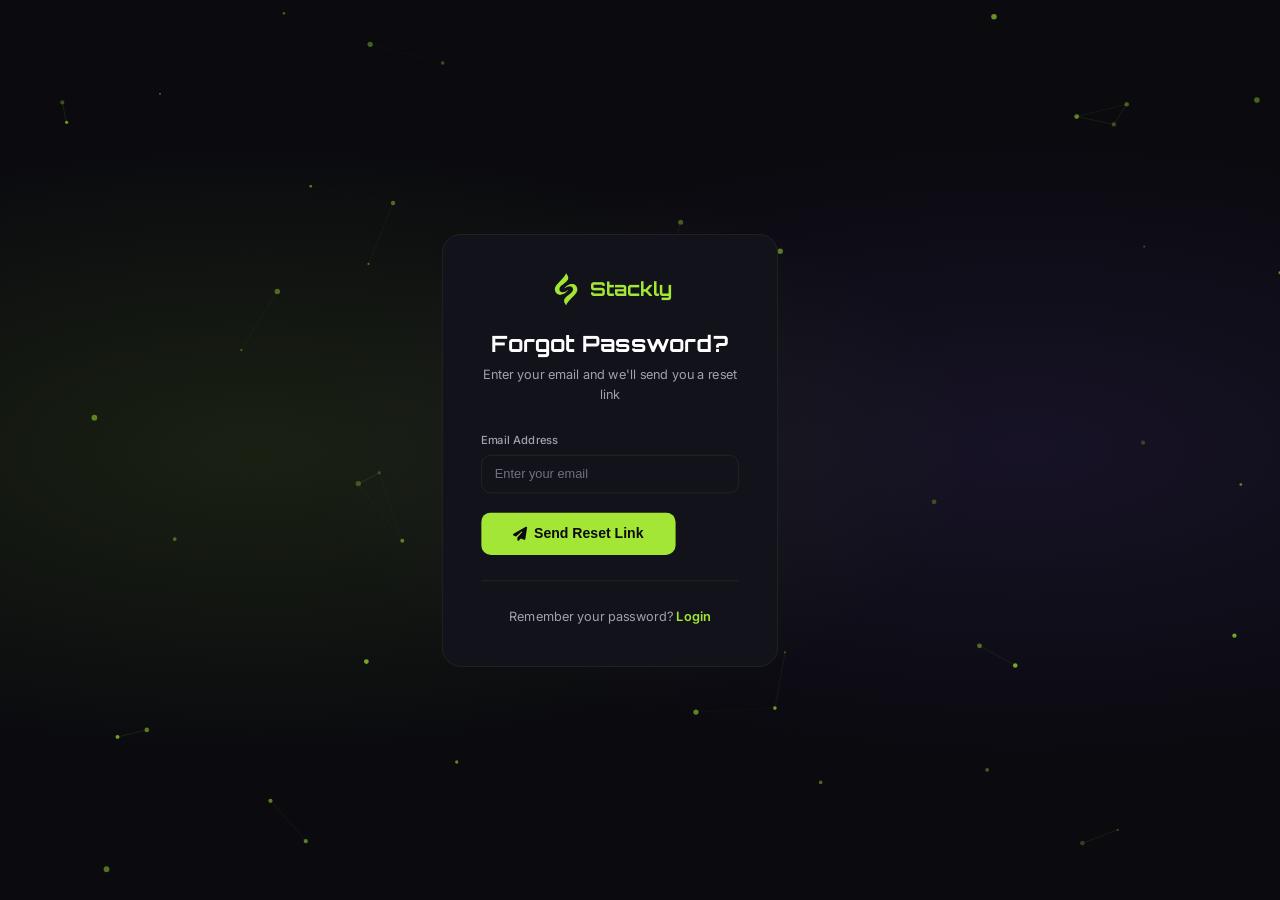
<file: pages/forgot-password.html>
<!DOCTYPE html>
<html lang="en">
<head>
  <meta charset="UTF-8">
  <meta name="viewport" content="width=device-width, initial-scale=1.0">
  <title>Forgot Password - Stackly GAMING</title>
  <meta name="description" content="Reset your Stackly GAMING account password.">
  
  <link rel="preconnect" href="https://fonts.googleapis.com">
  <link rel="preconnect" href="https://fonts.gstatic.com" crossorigin>
  <link href="https://fonts.googleapis.com/css2?family=Inter:wght@400;500;600;700&family=Orbitron:wght@400;500;600;700;800;900&display=swap" rel="stylesheet">
  <link rel="stylesheet" href="https://cdnjs.cloudflare.com/ajax/libs/font-awesome/6.4.0/css/all.min.css">
  <link rel="stylesheet" href="../css/style.css">
  <link rel="stylesheet" href="../css/pages.css">
</head>
<body class="auth-page">
  <div class="auth-bg"></div>
  
  <div class="particles-container">
    <canvas id="particles-canvas"></canvas>
  </div>

  <div class="auth-container">
    <div class="auth-card reveal-scale" style="max-width: 420px;">
      <div class="auth-logo">
        <a href="../index.html" class="logo">
      <img src="../images/logo_green.webp" alt="Stackly Logo" class="logo-img">
      <span class="logo-text">Stackly</span>
      </a>
      </div>
      
      <h1 class="auth-title">Forgot Password?</h1>
      <p class="auth-subtitle">Enter your email and we'll send you a reset link</p>
      
      <form id="forgot-form">
        <div class="form-group">
          <label class="form-label">Email Address</label>
          <input type="email" class="form-input" placeholder="Enter your email" required>
        </div>
        
        <button type="submit" class="btn btn-primary btn-lg w-full">
          <i class="fas fa-paper-plane"></i> Send Reset Link
        </button>
      </form>
      
      <div class="auth-footer">
        <p>Remember your password? <a href="login.html">Login</a></p>
      </div>
    </div>
  </div>

  <script src="../js/particles.js"></script>
  <script>
    document.getElementById('forgot-form').addEventListener('submit', function(e) {
      e.preventDefault();
      alert('Password reset link sent to your email!');
      window.location.href = 'login.html';
    });
  </script>
</body>
</html>
</file>
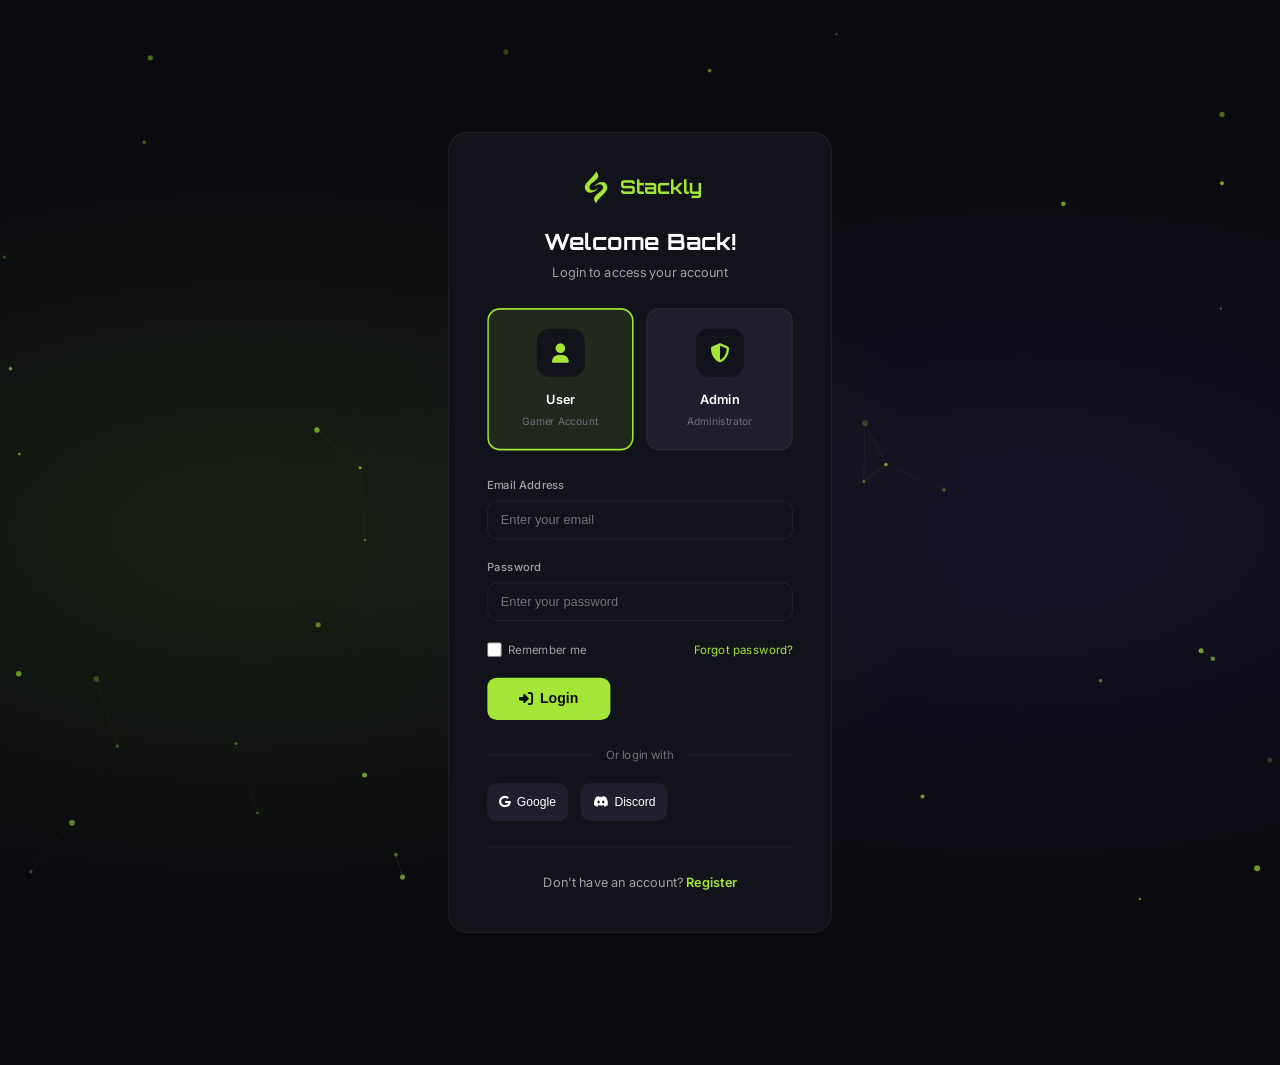
<file: pages/login.html>
<!DOCTYPE html>
<html lang="en">
<head>
  <meta charset="UTF-8">
  <meta name="viewport" content="width=device-width, initial-scale=1.0">
  <title>Login - Stackly GAMING</title>
  <meta name="description" content="Login to your Stackly GAMING account.">
  
  <link rel="preconnect" href="https://fonts.googleapis.com">
  <link rel="preconnect" href="https://fonts.gstatic.com" crossorigin>
  <link href="https://fonts.googleapis.com/css2?family=Inter:wght@400;500;600;700&family=Orbitron:wght@400;500;600;700;800;900&display=swap" rel="stylesheet">
  <link rel="stylesheet" href="https://cdnjs.cloudflare.com/ajax/libs/font-awesome/6.4.0/css/all.min.css">
  <link rel="stylesheet" href="../css/style.css">
  <link rel="stylesheet" href="../css/pages.css">
</head>
<body class="auth-page">
  <div class="auth-bg"></div>
  
  <div class="particles-container">
    <canvas id="particles-canvas"></canvas>
  </div>

  <div class="auth-container">
    <div class="auth-card reveal-scale">
      <div class="auth-logo">
        <a href="../index.html" class="logo">
      <img src="../images/logo_green.webp" alt="Stackly Logo" class="logo-img">
      <span class="logo-text">Stackly</span>
      </a>
      </div>
      
      <h1 class="auth-title">Welcome Back!</h1>
      <p class="auth-subtitle">Login to access your account</p>
      
      <form id="login-form">
        <div class="role-selection">
          <label class="role-option">
            <input type="radio" name="role" value="user" checked>
            <div class="role-card">
              <div class="role-icon">
                <i class="fas fa-user"></i>
              </div>
              <div class="role-name">User</div>
              <div class="role-desc">Gamer Account</div>
            </div>
          </label>
          <label class="role-option">
            <input type="radio" name="role" value="admin">
            <div class="role-card">
              <div class="role-icon">
                <i class="fas fa-shield-alt"></i>
              </div>
              <div class="role-name">Admin</div>
              <div class="role-desc">Administrator</div>
            </div>
          </label>
        </div>
        
        <div class="form-group">
          <label class="form-label">Email Address</label>
          <input type="email" class="form-input" placeholder="Enter your email" required>
        </div>
        
        <div class="form-group">
          <label class="form-label">Password</label>
          <input type="password" class="form-input" placeholder="Enter your password" required>
        </div>
        
        <div class="form-options">
          <label class="remember-me">
            <input type="checkbox">
            <span>Remember me</span>
          </label>
          <a href="forgot-password.html" class="forgot-link">Forgot password?</a>
        </div>
        
        <button type="submit" class="btn btn-primary btn-lg w-full">
          <i class="fas fa-sign-in-alt"></i> Login
        </button>
      </form>
      
      <div class="social-login">
        <div class="social-login-divider">Or login with</div>
        <div class="social-buttons">
          <a href="404.html">
            <button class="social-btn">
              <i class="fab fa-google"></i> Google
            </button>
          </a>
          <a href="404.html">
            <button class="social-btn">
              <i class="fab fa-discord"></i> Discord
            </button>
          </a>
        </div>
      </div>
      
      <div class="auth-footer">
        <p>Don't have an account? <a href="register.html">Register</a></p>
      </div>
    </div>
  </div>

  <script src="../js/particles.js"></script>
  <script>
    document.getElementById('login-form').addEventListener('submit', function(e) {
      e.preventDefault();
      const role = document.querySelector('input[name="role"]:checked').value;
      
      if (role === 'admin') {
        window.location.href = '../dashboard/admin.html';
      } else {
        window.location.href = '../dashboard/user.html';
      }
    });
  </script>
</body>
</html>
</file>
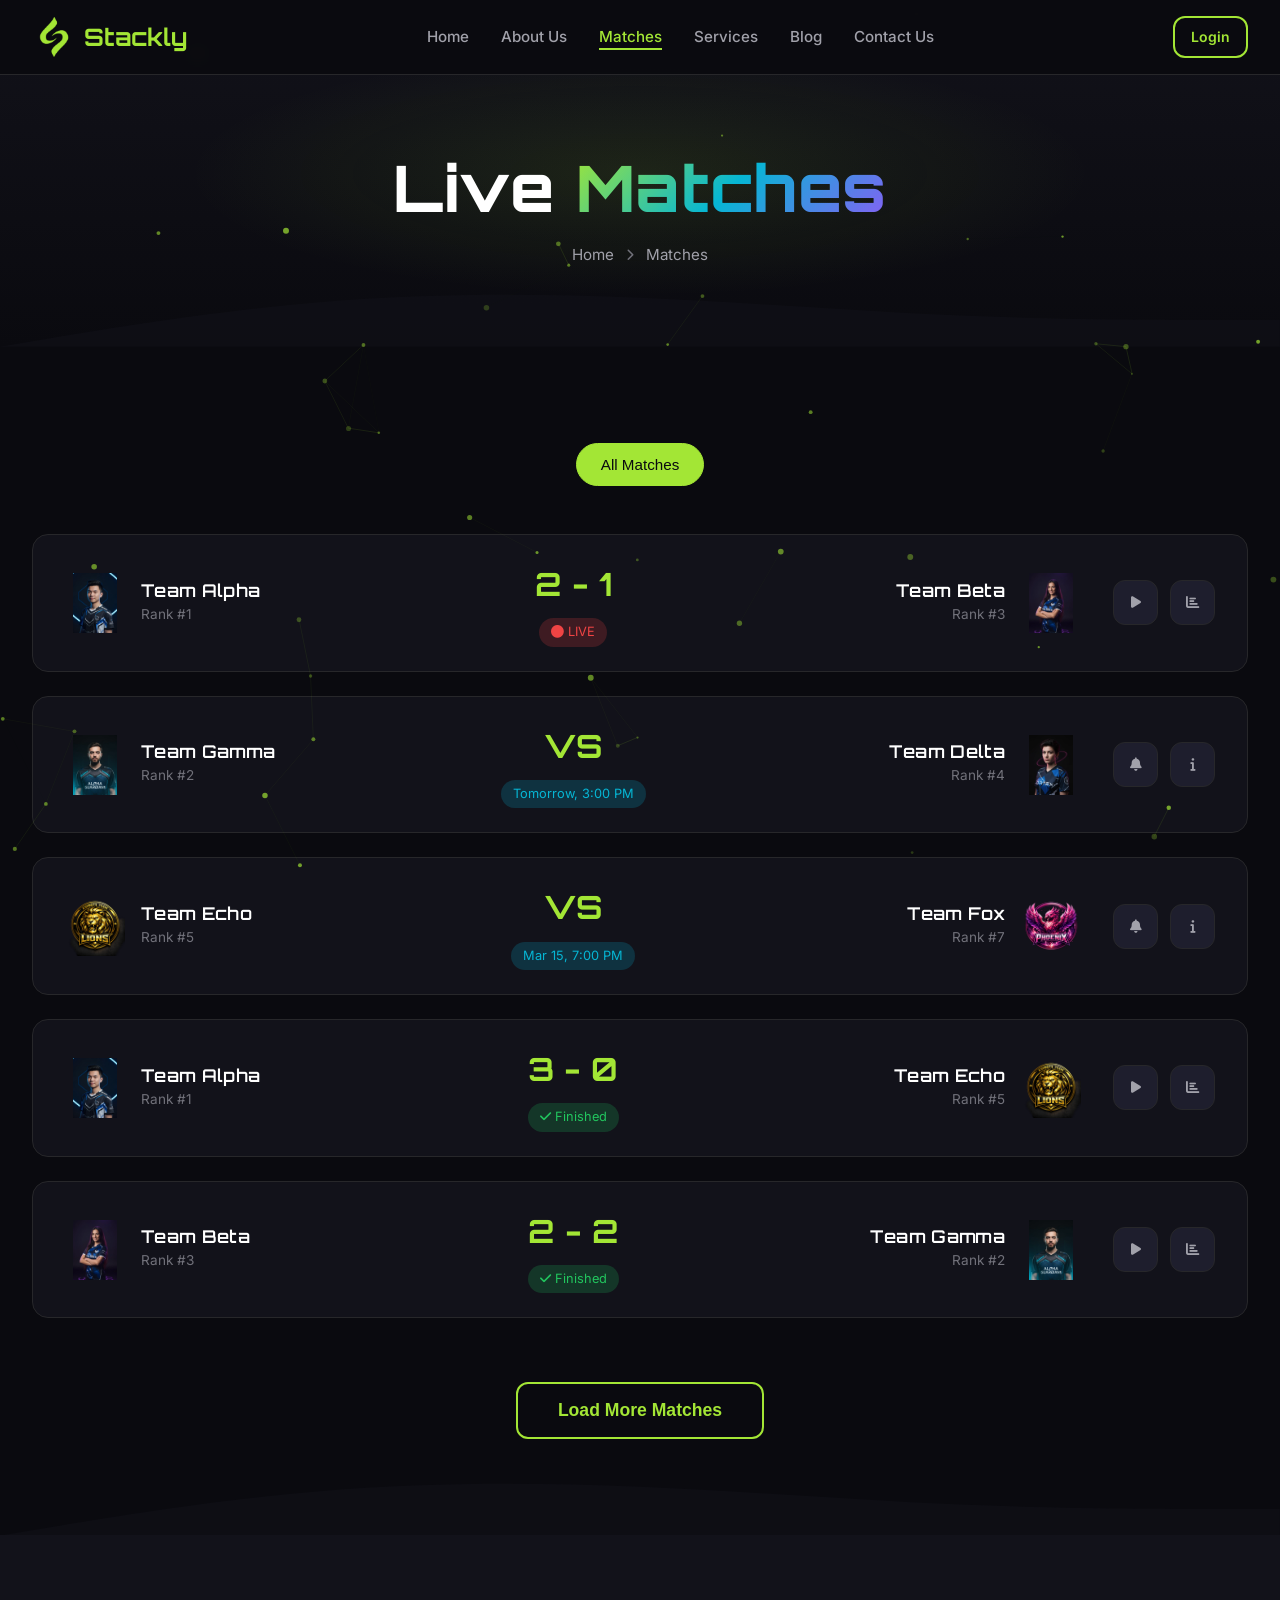
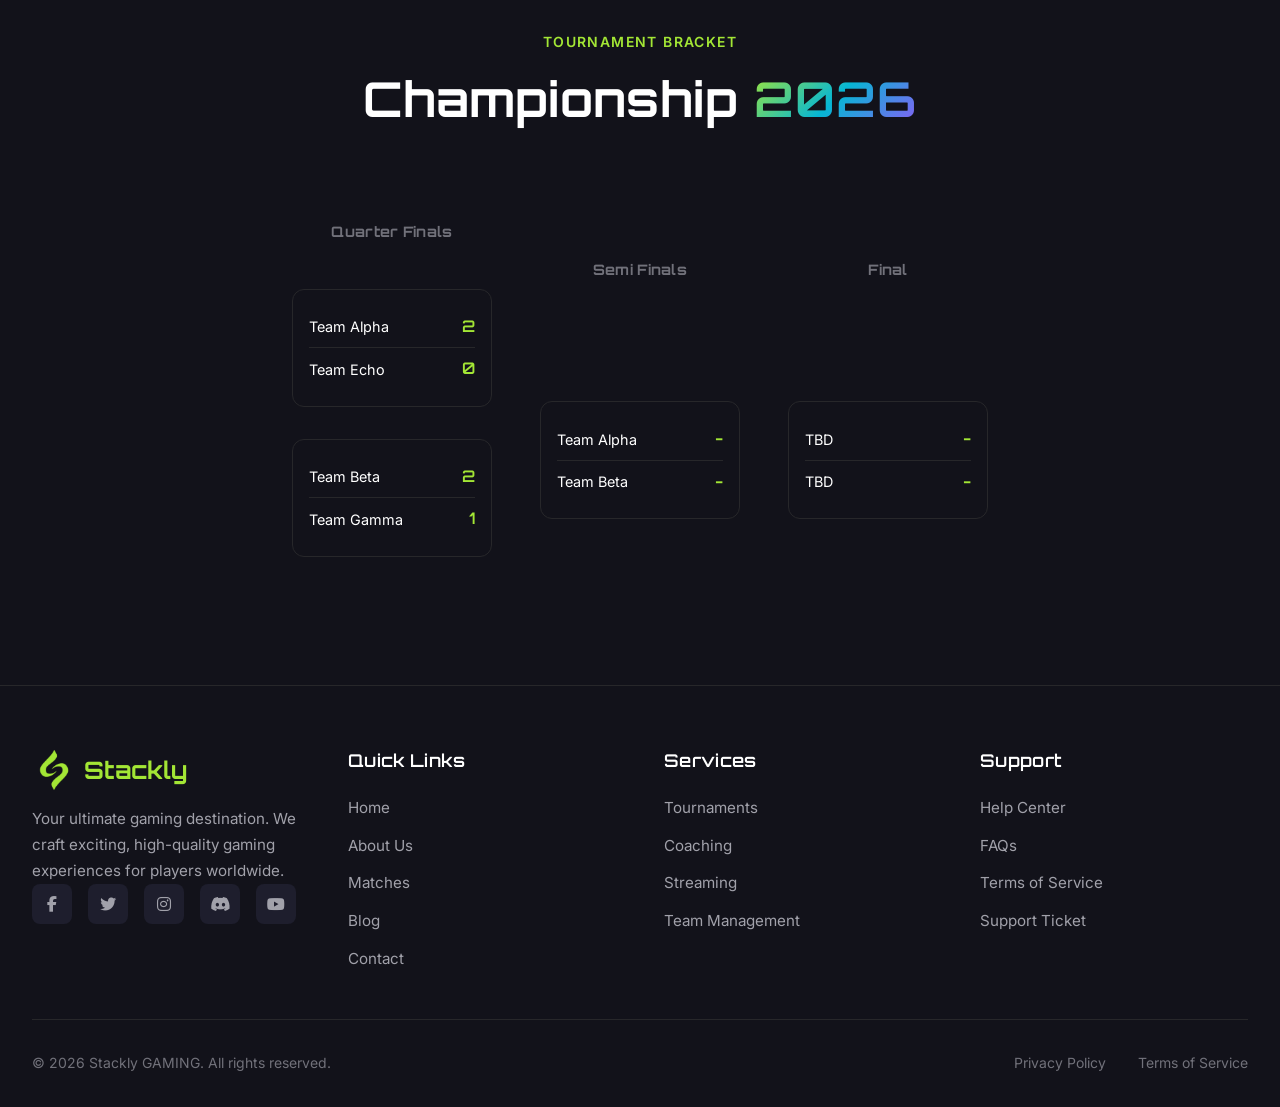
<file: pages/match.html>
<!DOCTYPE html>
<html lang="en">
<head>
  <meta charset="UTF-8">
  <meta name="viewport" content="width=device-width, initial-scale=1.0">
  <title>Matches - Stackly GAMING</title>
  <meta name="description" content="View all upcoming and live matches on Stackly GAMING.">
  
  <link rel="preconnect" href="https://fonts.googleapis.com">
  <link rel="preconnect" href="https://fonts.gstatic.com" crossorigin>
  <link href="https://fonts.googleapis.com/css2?family=Inter:wght@400;500;600;700&family=Orbitron:wght@400;500;600;700;800;900&display=swap" rel="stylesheet">
  <link rel="stylesheet" href="https://cdnjs.cloudflare.com/ajax/libs/font-awesome/6.4.0/css/all.min.css">
  <link rel="stylesheet" href="../css/style.css">
  <link rel="stylesheet" href="../css/pages.css">
</head>
<body>
  <div class="particles-container">
    <canvas id="particles-canvas"></canvas>
  </div>

  <nav class="navbar" id="navbar">
    <div class="navbar-container">
      <a href="index.html" class="logo">
      <img src="../images/logo_green.webp" alt="Stackly Logo" class="logo-img">
      <span class="logo-text">Stackly</span>
      </a>
      <ul class="nav-links" id="nav-links">
        <li><a href="../index.html" class="nav-link">Home</a></li>
        <li><a href="about.html" class="nav-link">About Us</a></li>
        <li><a href="match.html" class="nav-link active">Matches</a></li>
        <li><a href="service.html" class="nav-link">Services</a></li>
        <li><a href="blog.html" class="nav-link">Blog</a></li>
        <li><a href="contact.html" class="nav-link">Contact Us</a></li>
      </ul>
      <div class="nav-actions">
        <a href="login.html" class="btn btn-outline btn-sm">Login</a>
        <button class="mobile-menu-btn" id="mobile-menu-btn">
          <span></span><span></span><span></span>
        </button>
      </div>
    </div>
  </nav>

  <main>
    <section class="page-header">
      <div class="page-header-bg"></div>
      <div class="container">
        <div class="page-header-content reveal">
          <h1 class="page-title">Live <span class="text-gradient">Matches</span></h1>
          <nav class="breadcrumb">
            <a href="../index.html">Home</a>
            <i class="fas fa-chevron-right"></i>
            <span>Matches</span>
          </nav>
        </div>
      </div>
    </section>

    <section class="section">
      <div class="container">
        <div class="matches-filter reveal">
         <a href="404.html"><button class="filter-btn active">All Matches</button></a>
          
        </div>

        <div class="matches-list">
          <div class="match-row reveal stagger-1">
            <div class="match-team">
              <img src="../images/team-1.webp" alt="Team Alpha" class="match-team-logo">
              <div class="match-team-info">
                <h4>Team Alpha</h4>
                <span>Rank #1</span>
              </div>
            </div>
            <div class="match-center">
              <div class="match-score">2 - 1</div>
              <span class="match-status live"><i class="fas fa-circle"></i> LIVE</span>
            </div>
            <div class="match-team right">
              <img src="../images/team-2.webp" alt="Team Beta" class="match-team-logo">
              <div class="match-team-info">
                <h4>Team Beta</h4>
                <span>Rank #3</span>
              </div>
            </div>
            <div class="match-actions">
              <a href="404.html"><button class="match-action-btn"><i class="fas fa-play"></i></button></a >
              <a href="404.html"><button class="match-action-btn"><i class="fas fa-chart-bar"></i></button></a >
            </div>
          </div>

          <div class="match-row reveal stagger-2">
            <div class="match-team">
              <img src="../images/team-3.webp" alt="Team Gamma" class="match-team-logo">
              <div class="match-team-info">
                <h4>Team Gamma</h4>
                <span>Rank #2</span>
              </div>
            </div>
            <div class="match-center">
              <div class="match-score">VS</div>
              <span class="match-status upcoming">Tomorrow, 3:00 PM</span>
            </div>
            <div class="match-team right">
              <img src="../images/team-4.webp" alt="Team Delta" class="match-team-logo">
              <div class="match-team-info">
                <h4>Team Delta</h4>
                <span>Rank #4</span>
              </div>
            </div>
            <div class="match-actions">
              <a href="404.html"><button class="match-action-btn"><i class="fas fa-bell"></i></button></a >
              <a href="404.html"><button class="match-action-btn"><i class="fas fa-info"></i></button></a >
            </div>
          </div>

          <div class="match-row reveal stagger-3">
            <div class="match-team">
              <img src="../images/team-5.webp" alt="Team Echo" class="match-team-logo">
              <div class="match-team-info">
                <h4>Team Echo</h4>
                <span>Rank #5</span>
              </div>
            </div>
            <div class="match-center">
              <div class="match-score">VS</div>
              <span class="match-status upcoming">Mar 15, 7:00 PM</span>
            </div>
            <div class="match-team right">
              <img src="../images/team-6.webp" alt="Team Fox" class="match-team-logo">
              <div class="match-team-info">
                <h4>Team Fox</h4>
                <span>Rank #7</span>
              </div>
            </div>
            <div class="match-actions">
              <a href="404.html"><button class="match-action-btn"><i class="fas fa-bell"></i></button></a>
              <a href="404.html"><button class="match-action-btn"><i class="fas fa-info"></i></button></a>
            </div>
          </div>

          <div class="match-row reveal stagger-1">
            <div class="match-team">
              <img src="../images/team-1.webp" alt="Team Alpha" class="match-team-logo">
              <div class="match-team-info">
                <h4>Team Alpha</h4>
                <span>Rank #1</span>
              </div>
            </div>
            <div class="match-center">
              <div class="match-score">3 - 0</div>
              <span class="match-status finished"><i class="fas fa-check"></i> Finished</span>
            </div>
            <div class="match-team right">
              <img src="../images/team-5.webp" alt="Team Echo" class="match-team-logo">
              <div class="match-team-info">
                <h4>Team Echo</h4>
                <span>Rank #5</span>
              </div>
            </div>
            <div class="match-actions">
              <a href="404.html"><button class="match-action-btn"><i class="fas fa-play"></i></button></a>
              <a href="404.html"><button class="match-action-btn"><i class="fas fa-chart-bar"></i></button></a>
            </div>
          </div>

          <div class="match-row reveal stagger-2">
            <div class="match-team">
              <img src="../images/team-2.webp" alt="Team Beta" class="match-team-logo">
              <div class="match-team-info">
                <h4>Team Beta</h4>
                <span>Rank #3</span>
              </div>
            </div>
            <div class="match-center">
              <div class="match-score">2 - 2</div>
              <span class="match-status finished"><i class="fas fa-check"></i> Finished</span>
            </div>
            <div class="match-team right">
              <img src="../images/team-3.webp" alt="Team Gamma" class="match-team-logo">
              <div class="match-team-info">
                <h4>Team Gamma</h4>
                <span>Rank #2</span>
              </div>
            </div>
            <div class="match-actions">
              <a href="404.html"><button class="match-action-btn"><i class="fas fa-play"></i></button></a >
              <a href="404.html"><button class="match-action-btn"><i class="fas fa-chart-bar"></i></button></a >
            </div>
          </div>
        </div>

        <div class="text-center mt-10 reveal">
          <a href="404.html"><button class="btn btn-outline btn-lg">Load More Matches</button></a >
        </div>
      </div>
    </section>

    <section class="section" style="background: var(--surface);">
      <div class="container">
        <div class="section-header reveal">
          <p class="section-subtitle">Tournament Bracket</p>
          <h2 class="section-title">Championship <span class="text-gradient">2026</span></h2>
        </div>

        <div class="tournament-bracket reveal">
          <div class="bracket-round">
            <h4 class="bracket-round-title">Quarter Finals</h4>
            <div class="bracket-match">
              <div class="bracket-team">
                <span class="bracket-team-name">Team Alpha</span>
                <span class="bracket-team-score">2</span>
              </div>
              <div class="bracket-team">
                <span class="bracket-team-name">Team Echo</span>
                <span class="bracket-team-score">0</span>
              </div>
            </div>
            <div class="bracket-match">
              <div class="bracket-team">
                <span class="bracket-team-name">Team Beta</span>
                <span class="bracket-team-score">2</span>
              </div>
              <div class="bracket-team">
                <span class="bracket-team-name">Team Gamma</span>
                <span class="bracket-team-score">1</span>
              </div>
            </div>
          </div>

          <div class="bracket-round">
            <h4 class="bracket-round-title">Semi Finals</h4>
            <div class="bracket-match">
              <div class="bracket-team">
                <span class="bracket-team-name">Team Alpha</span>
                <span class="bracket-team-score">-</span>
              </div>
              <div class="bracket-team">
                <span class="bracket-team-name">Team Beta</span>
                <span class="bracket-team-score">-</span>
              </div>
            </div>
          </div>

          <div class="bracket-round">
            <h4 class="bracket-round-title">Final</h4>
            <div class="bracket-match">
              <div class="bracket-team">
                <span class="bracket-team-name">TBD</span>
                <span class="bracket-team-score">-</span>
              </div>
              <div class="bracket-team">
                <span class="bracket-team-name">TBD</span>
                <span class="bracket-team-score">-</span>
              </div>
            </div>
          </div>
        </div>
      </div>
    </section>
  </main>

  <footer class="footer">
    <div class="footer-container">
      <div class="footer-grid">
        <div class="footer-brand">
          <a href="../index.html" class="footer-logo">
          <img src="../images/logo_green.webp" alt="Stackly Logo" class="logo-img">
         <span class="logo-text">Stackly</span>
         </a>
          <p class="footer-desc">Your ultimate gaming destination. We craft exciting, high-quality gaming experiences for players worldwide.</p>
          <div class="footer-social">
            <a href="404.html" class="social-link"><i class="fab fa-facebook-f"></i></a>
            <a href="404.html" class="social-link"><i class="fab fa-twitter"></i></a>
            <a href="404.html" class="social-link"><i class="fab fa-instagram"></i></a>
            <a href="404.html" class="social-link"><i class="fab fa-discord"></i></a>
            <a href="404.html" class="social-link"><i class="fab fa-youtube"></i></a>
          </div>
        </div>
        <div class="footer-column">
          <h4 class="footer-title">Quick Links</h4>
          <ul class="footer-links">
            <li><a href="../index.html" class="footer-link">Home</a></li>
            <li><a href="about.html" class="footer-link">About Us</a></li>
            <li><a href="match.html" class="footer-link">Matches</a></li>
            <li><a href="blog.html" class="footer-link">Blog</a></li>
            <li><a href="contact.html" class="footer-link">Contact</a></li>
          </ul>
        </div>
        <div class="footer-column">
          <h4 class="footer-title">Services</h4>
          <ul class="footer-links">
            <li><a href="service.html" class="footer-link">Tournaments</a></li>
            <li><a href="service.html" class="footer-link">Coaching</a></li>
            <li><a href="service.html" class="footer-link">Streaming</a></li>
            <li><a href="service.html" class="footer-link">Team Management</a></li>
          </ul>
        </div>
        <div class="footer-column">
          <h4 class="footer-title">Support</h4>
          <ul class="footer-links">
            <li><a href="404.html" class="footer-link">Help Center</a></li>
            <li><a href="404.html" class="footer-link">FAQs</a></li>
            <li><a href="404.html" class="footer-link">Terms of Service</a></li>
            <li><a href="contact.html" class="footer-link">Support Ticket</a></li>
          </ul>
        </div>
      </div>
      <div class="footer-bottom">
        <p class="footer-copyright">© 2026 Stackly GAMING. All rights reserved.</p>
        <div class="footer-legal">
          <a href="404.html">Privacy Policy</a>
          <a href="404.html">Terms of Service</a>
        </div>
      </div>
    </div>
  </footer>

  <script src="../js/particles.js"></script>
  <script src="../js/main.js"></script>
  <script src="../js/animations.js"></script>
</body>
</html>
</file>
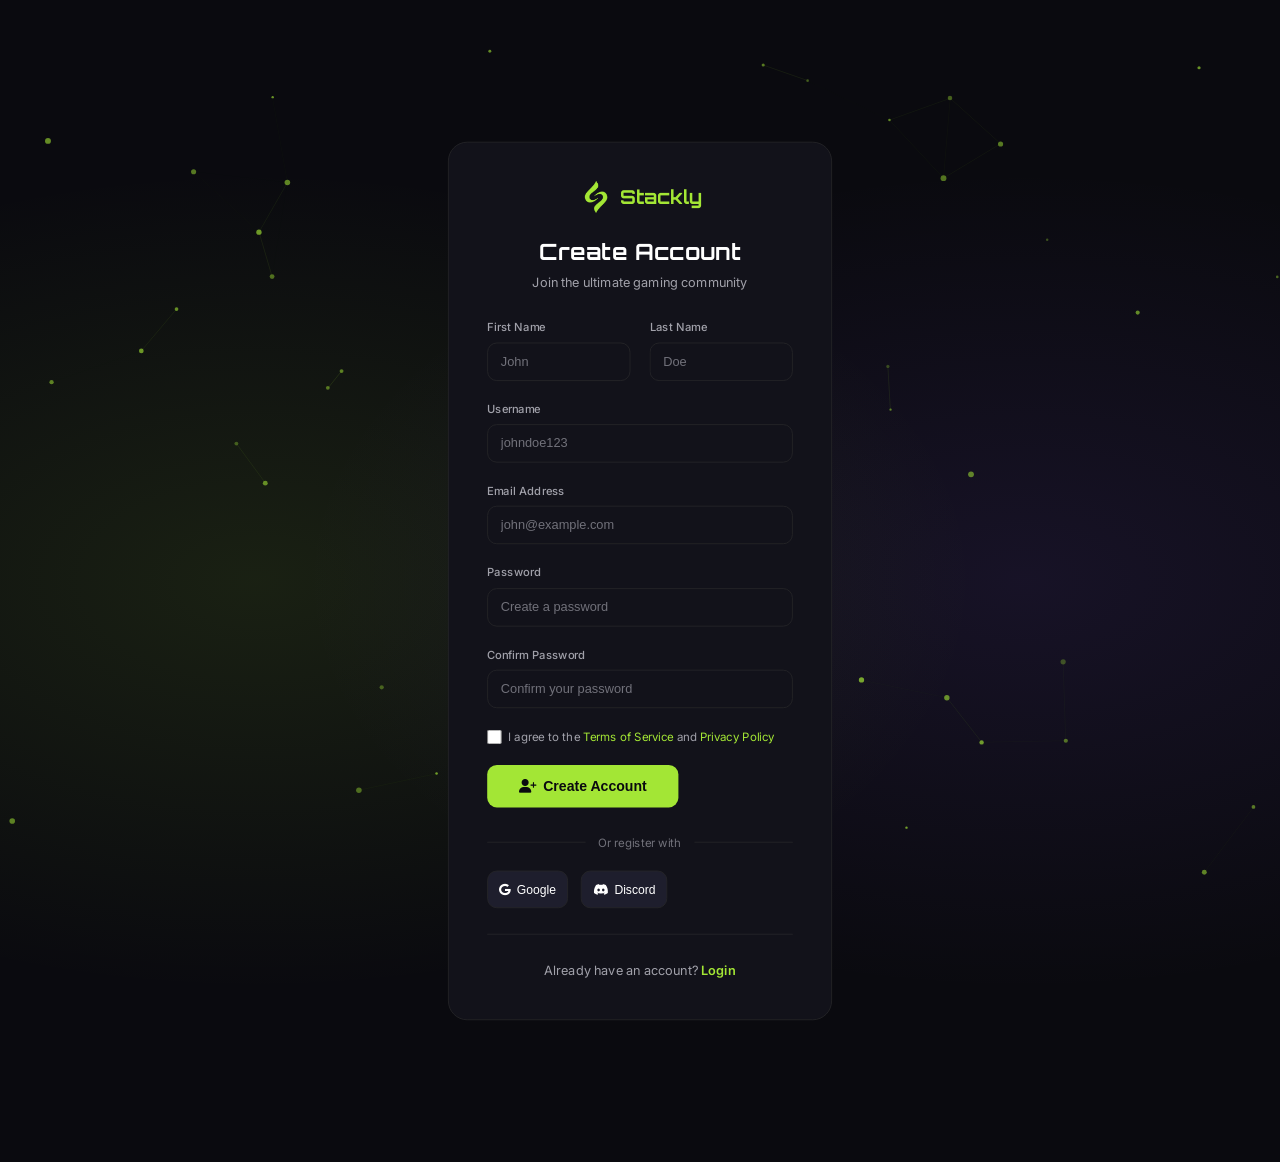
<file: pages/register.html>
<!DOCTYPE html>
<html lang="en">
<head>
  <meta charset="UTF-8">
  <meta name="viewport" content="width=device-width, initial-scale=1.0">
  <title>Register - Stackly GAMING</title>
  <meta name="description" content="Create your Stackly GAMING account.">
  
  <link rel="preconnect" href="https://fonts.googleapis.com">
  <link rel="preconnect" href="https://fonts.gstatic.com" crossorigin>
  <link href="https://fonts.googleapis.com/css2?family=Inter:wght@400;500;600;700&family=Orbitron:wght@400;500;600;700;800;900&display=swap" rel="stylesheet">
  <link rel="stylesheet" href="https://cdnjs.cloudflare.com/ajax/libs/font-awesome/6.4.0/css/all.min.css">
  <link rel="stylesheet" href="../css/style.css">
  <link rel="stylesheet" href="../css/pages.css">
</head>
<body class="auth-page">
  <div class="auth-bg"></div>
  
  <div class="particles-container">
    <canvas id="particles-canvas"></canvas>
  </div>

  <div class="auth-container">
    <div class="auth-card reveal-scale">
      <div class="auth-logo">
        <a href="../index.html" class="logo">
      <img src="../images/logo_green.webp" alt="Stackly Logo" class="logo-img">
      <span class="logo-text">Stackly</span>
      </a>
      </div>
      
      <h1 class="auth-title">Create Account</h1>
      <p class="auth-subtitle">Join the ultimate gaming community</p>
      
      <form id="register-form">
        <div class="form-row">
          <div class="form-group">
            <label class="form-label">First Name</label>
            <input type="text" class="form-input" placeholder="John" required>
          </div>
          <div class="form-group">
            <label class="form-label">Last Name</label>
            <input type="text" class="form-input" placeholder="Doe" required>
          </div>
        </div>
        
        <div class="form-group">
          <label class="form-label">Username</label>
          <input type="text" class="form-input" placeholder="johndoe123" required>
        </div>
        
        <div class="form-group">
          <label class="form-label">Email Address</label>
          <input type="email" class="form-input" placeholder="john@example.com" required>
        </div>
        
        <div class="form-group">
          <label class="form-label">Password</label>
          <input type="password" class="form-input" placeholder="Create a password" required>
        </div>
        
        <div class="form-group">
          <label class="form-label">Confirm Password</label>
          <input type="password" class="form-input" placeholder="Confirm your password" required>
        </div>
        
        <div class="form-group">
          <label class="remember-me">
            <input type="checkbox" required>
            <span>I agree to the <a href="#" style="color: var(--primary);">Terms of Service</a> and <a href="#" style="color: var(--primary);">Privacy Policy</a></span>
          </label>
        </div>
        
        <button type="submit" class="btn btn-primary btn-lg w-full">
          <i class="fas fa-user-plus"></i> Create Account
        </button>
      </form>
      
      <div class="social-login">
        <div class="social-login-divider">Or register with</div>
        <div class="social-buttons">
          <a href="404.html"><button class="social-btn">
            <i class="fab fa-google"></i> Google
          </button></a>
          <a href="404.html"><button class="social-btn">
            <i class="fab fa-discord"></i> Discord
          </button></a>
        </div>
      </div>
      
      <div class="auth-footer">
        <p>Already have an account? <a href="login.html">Login</a></p>
      </div>
    </div>
  </div>

  <script src="../js/particles.js"></script>
  <script>
    document.getElementById('register-form').addEventListener('submit', function(e) {
      e.preventDefault();
      alert('Account created successfully! Redirecting to login...');
      window.location.href = 'login.html';
    });
  </script>
</body>
</html>
</file>
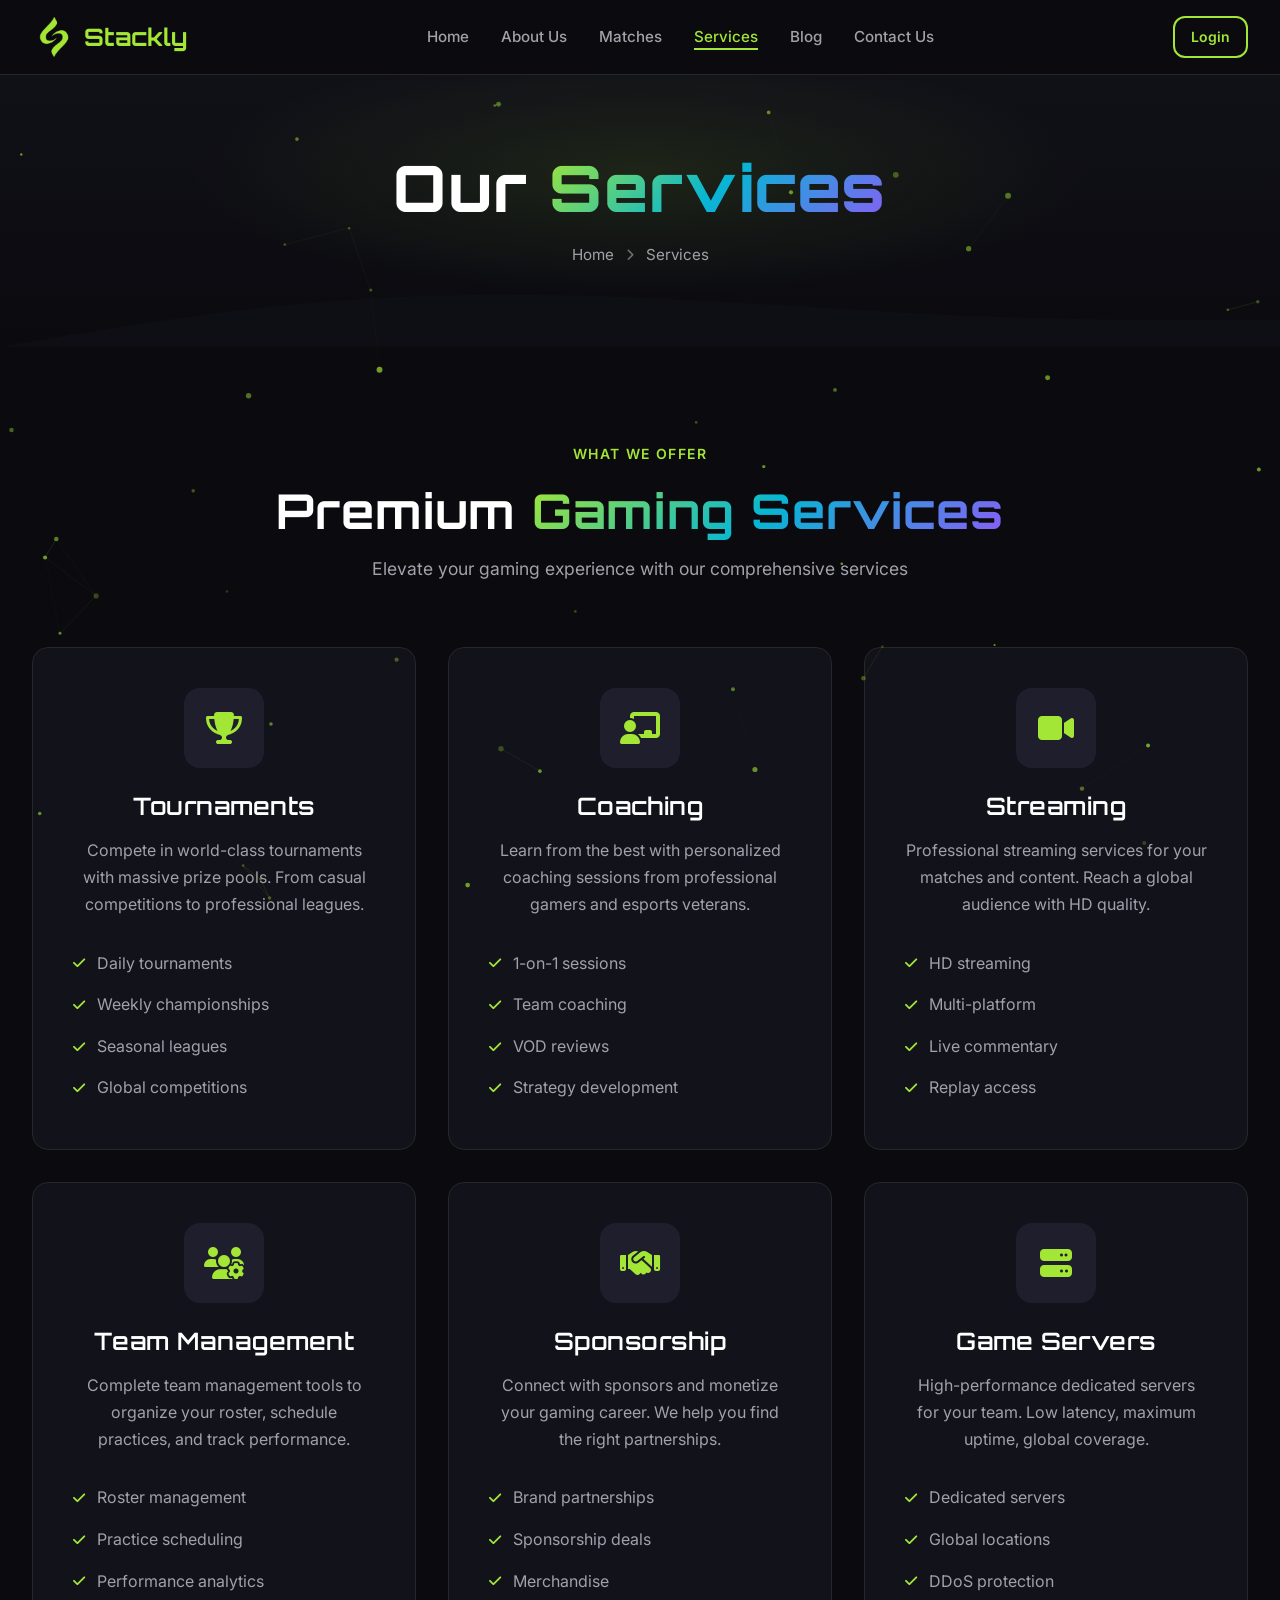
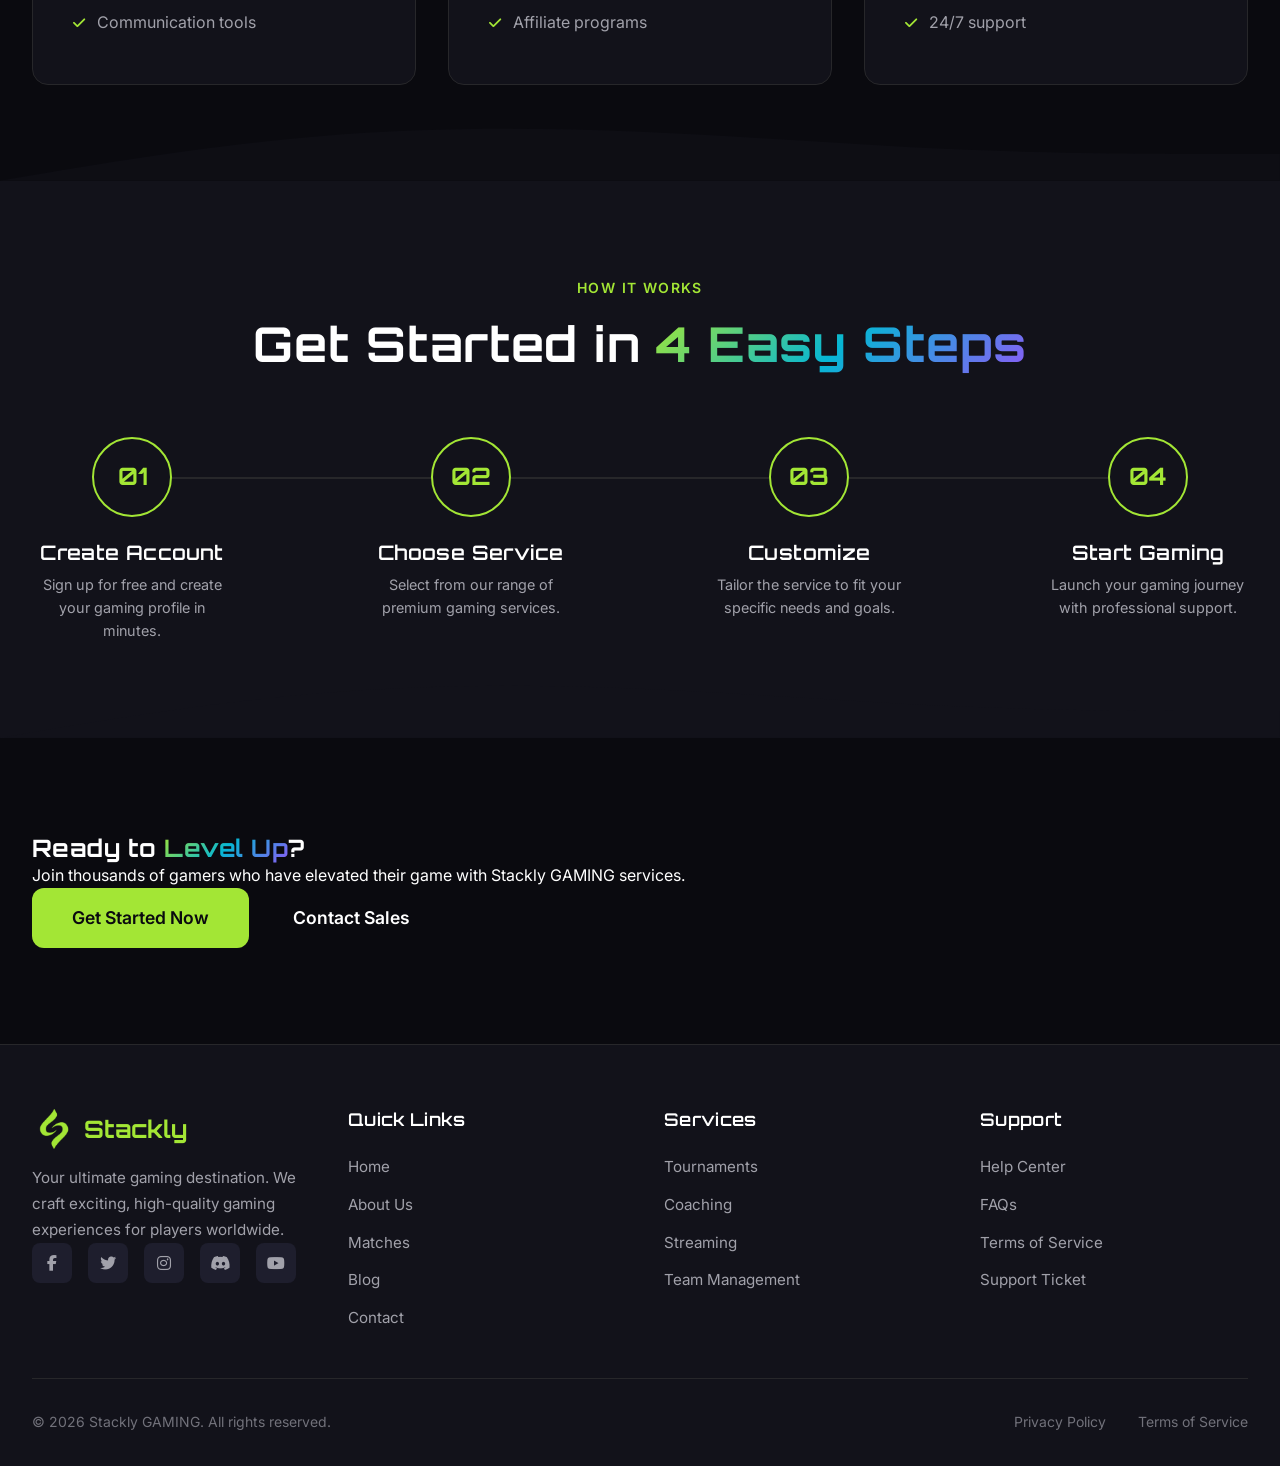
<file: pages/service.html>
<!DOCTYPE html>
<html lang="en">
<head>
  <meta charset="UTF-8">
  <meta name="viewport" content="width=device-width, initial-scale=1.0">
  <title>Services - Stackly GAMING</title>
  <meta name="description" content="Explore our gaming services at Stackly GAMING.">
  
  <link rel="preconnect" href="https://fonts.googleapis.com">
  <link rel="preconnect" href="https://fonts.gstatic.com" crossorigin>
  <link href="https://fonts.googleapis.com/css2?family=Inter:wght@400;500;600;700&family=Orbitron:wght@400;500;600;700;800;900&display=swap" rel="stylesheet">
  <link rel="stylesheet" href="https://cdnjs.cloudflare.com/ajax/libs/font-awesome/6.4.0/css/all.min.css">
  <link rel="stylesheet" href="../css/style.css">
  <link rel="stylesheet" href="../css/pages.css">
</head>
<body>
  <div class="particles-container">
    <canvas id="particles-canvas"></canvas>
  </div>

  <nav class="navbar" id="navbar">
    <div class="navbar-container">
      <a href="../index.html" class="logo">
      <img src="../images/logo_green.webp" alt="Stackly Logo" class="logo-img">
      <span class="logo-text">Stackly</span>
      </a>
      <ul class="nav-links" id="nav-links">
        <li><a href="../index.html" class="nav-link">Home</a></li>
        <li><a href="about.html" class="nav-link">About Us</a></li>
        <li><a href="match.html" class="nav-link">Matches</a></li>
        <li><a href="service.html" class="nav-link active">Services</a></li>
        <li><a href="blog.html" class="nav-link">Blog</a></li>
        <li><a href="contact.html" class="nav-link">Contact Us</a></li>
      </ul>
      <div class="nav-actions">
        <a href="login.html" class="btn btn-outline btn-sm">Login</a>
        <button class="mobile-menu-btn" id="mobile-menu-btn">
          <span></span><span></span><span></span>
        </button>
      </div>
    </div>
  </nav>

  <main>
    <section class="page-header">
      <div class="page-header-bg"></div>
      <div class="container">
        <div class="page-header-content reveal">
          <h1 class="page-title">Our <span class="text-gradient">Services</span></h1>
          <nav class="breadcrumb">
            <a href="../index.html">Home</a>
            <i class="fas fa-chevron-right"></i>
            <span>Services</span>
          </nav>
        </div>
      </div>
    </section>

    <section class="section">
      <div class="container">
        <div class="section-header reveal">
          <p class="section-subtitle">What We Offer</p>
          <h2 class="section-title">Premium <span class="text-gradient">Gaming Services</span></h2>
          <p class="section-desc">Elevate your gaming experience with our comprehensive services</p>
        </div>

        <div class="services-grid">
          <div class="service-card reveal stagger-1">
            <div class="service-icon">
              <i class="fas fa-trophy"></i>
            </div>
            <h3 class="service-title">Tournaments</h3>
            <p class="service-desc">Compete in world-class tournaments with massive prize pools. From casual competitions to professional leagues.</p>
            <ul class="service-features">
              <li><i class="fas fa-check"></i> Daily tournaments</li>
              <li><i class="fas fa-check"></i> Weekly championships</li>
              <li><i class="fas fa-check"></i> Seasonal leagues</li>
              <li><i class="fas fa-check"></i> Global competitions</li>
            </ul>
          </div>

          <div class="service-card reveal stagger-2">
            <div class="service-icon">
              <i class="fas fa-chalkboard-teacher"></i>
            </div>
            <h3 class="service-title">Coaching</h3>
            <p class="service-desc">Learn from the best with personalized coaching sessions from professional gamers and esports veterans.</p>
            <ul class="service-features">
              <li><i class="fas fa-check"></i> 1-on-1 sessions</li>
              <li><i class="fas fa-check"></i> Team coaching</li>
              <li><i class="fas fa-check"></i> VOD reviews</li>
              <li><i class="fas fa-check"></i> Strategy development</li>
            </ul>
          </div>

          <div class="service-card reveal stagger-3">
            <div class="service-icon">
              <i class="fas fa-video"></i>
            </div>
            <h3 class="service-title">Streaming</h3>
            <p class="service-desc">Professional streaming services for your matches and content. Reach a global audience with HD quality.</p>
            <ul class="service-features">
              <li><i class="fas fa-check"></i> HD streaming</li>
              <li><i class="fas fa-check"></i> Multi-platform</li>
              <li><i class="fas fa-check"></i> Live commentary</li>
              <li><i class="fas fa-check"></i> Replay access</li>
            </ul>
          </div>

          <div class="service-card reveal stagger-1">
            <div class="service-icon">
              <i class="fas fa-users-cog"></i>
            </div>
            <h3 class="service-title">Team Management</h3>
            <p class="service-desc">Complete team management tools to organize your roster, schedule practices, and track performance.</p>
            <ul class="service-features">
              <li><i class="fas fa-check"></i> Roster management</li>
              <li><i class="fas fa-check"></i> Practice scheduling</li>
              <li><i class="fas fa-check"></i> Performance analytics</li>
              <li><i class="fas fa-check"></i> Communication tools</li>
            </ul>
          </div>

          <div class="service-card reveal stagger-2">
            <div class="service-icon">
              <i class="fas fa-handshake"></i>
            </div>
            <h3 class="service-title">Sponsorship</h3>
            <p class="service-desc">Connect with sponsors and monetize your gaming career. We help you find the right partnerships.</p>
            <ul class="service-features">
              <li><i class="fas fa-check"></i> Brand partnerships</li>
              <li><i class="fas fa-check"></i> Sponsorship deals</li>
              <li><i class="fas fa-check"></i> Merchandise</li>
              <li><i class="fas fa-check"></i> Affiliate programs</li>
            </ul>
          </div>

          <div class="service-card reveal stagger-3">
            <div class="service-icon">
              <i class="fas fa-server"></i>
            </div>
            <h3 class="service-title">Game Servers</h3>
            <p class="service-desc">High-performance dedicated servers for your team. Low latency, maximum uptime, global coverage.</p>
            <ul class="service-features">
              <li><i class="fas fa-check"></i> Dedicated servers</li>
              <li><i class="fas fa-check"></i> Global locations</li>
              <li><i class="fas fa-check"></i> DDoS protection</li>
              <li><i class="fas fa-check"></i> 24/7 support</li>
            </ul>
          </div>
        </div>
      </div>
    </section>

    <section class="section process-section">
      <div class="container">
        <div class="section-header reveal">
          <p class="section-subtitle">How It Works</p>
          <h2 class="section-title">Get Started in <span class="text-gradient">4 Easy Steps</span></h2>
        </div>

        <div class="process-steps reveal">
          <div class="process-step">
            <div class="step-number">01</div>
            <h3 class="step-title">Create Account</h3>
            <p class="step-desc">Sign up for free and create your gaming profile in minutes.</p>
          </div>
          <div class="process-step">
            <div class="step-number">02</div>
            <h3 class="step-title">Choose Service</h3>
            <p class="step-desc">Select from our range of premium gaming services.</p>
          </div>
          <div class="process-step">
            <div class="step-number">03</div>
            <h3 class="step-title">Customize</h3>
            <p class="step-desc">Tailor the service to fit your specific needs and goals.</p>
          </div>
          <div class="process-step">
            <div class="step-number">04</div>
            <h3 class="step-title">Start Gaming</h3>
            <p class="step-desc">Launch your gaming journey with professional support.</p>
          </div>
        </div>
      </div>
    </section>

    <section class="cta section">
      <div class="container">
        <div class="cta-content reveal">
          <h2 class="cta-title">Ready to <span class="text-gradient">Level Up</span>?</h2>
          <p class="cta-desc">Join thousands of gamers who have elevated their game with Stackly GAMING services.</p>
          <div class="cta-buttons">
            <a href="login.html" class="btn btn-primary btn-lg">Get Started Now</a>
            <a href="contact.html" class="btn btn-ghost btn-lg">Contact Sales</a>
          </div>
        </div>
      </div>
    </section>
  </main>

  <footer class="footer">
    <div class="footer-container">
      <div class="footer-grid">
        <div class="footer-brand">
          <a href="../index.html" class="footer-logo">
          <img src="../images/logo_green.webp" alt="Stackly Logo" class="logo-img">
         <span class="logo-text">Stackly</span>
         </a>
          <p class="footer-desc">Your ultimate gaming destination. We craft exciting, high-quality gaming experiences for players worldwide.</p>
          <div class="footer-social">
            <a href="404.html" class="social-link"><i class="fab fa-facebook-f"></i></a>
            <a href="404.html" class="social-link"><i class="fab fa-twitter"></i></a>
            <a href="404.html" class="social-link"><i class="fab fa-instagram"></i></a>
            <a href="404.html" class="social-link"><i class="fab fa-discord"></i></a>
            <a href="404.html" class="social-link"><i class="fab fa-youtube"></i></a>
          </div>
        </div>
        <div class="footer-column">
          <h4 class="footer-title">Quick Links</h4>
          <ul class="footer-links">
            <li><a href="../index.html" class="footer-link">Home</a></li>
            <li><a href="about.html" class="footer-link">About Us</a></li>
            <li><a href="match.html" class="footer-link">Matches</a></li>
            <li><a href="blog.html" class="footer-link">Blog</a></li>
            <li><a href="contact.html" class="footer-link">Contact</a></li>
          </ul>
        </div>
        <div class="footer-column">
          <h4 class="footer-title">Services</h4>
          <ul class="footer-links">
            <li><a href="service.html" class="footer-link">Tournaments</a></li>
            <li><a href="service.html" class="footer-link">Coaching</a></li>
            <li><a href="service.html" class="footer-link">Streaming</a></li>
            <li><a href="service.html" class="footer-link">Team Management</a></li>
          </ul>
        </div>
        <div class="footer-column">
          <h4 class="footer-title">Support</h4>
          <ul class="footer-links">
            <li><a href="404.html" class="footer-link">Help Center</a></li>
            <li><a href="404.html" class="footer-link">FAQs</a></li>
            <li><a href="404.html" class="footer-link">Terms of Service</a></li>
            <li><a href="contact.html" class="footer-link">Support Ticket</a></li>
          </ul>
        </div>
      </div>
      <div class="footer-bottom">
        <p class="footer-copyright">© 2026 Stackly GAMING. All rights reserved.</p>
        <div class="footer-legal">
          <a href="404.html">Privacy Policy</a>
          <a href="404.html">Terms of Service</a>
        </div>
      </div>
    </div>
  </footer>

  <script src="../js/particles.js"></script>
  <script src="../js/main.js"></script>
  <script src="../js/animations.js"></script>
</body>
</html>
</file>
<file: css/style.css>
/* ========================================
   Stackly GAMING - Global Styles
   Gaming Theme: Dark with Neon Green
======================================== */

/* CSS Variables */
:root {
  --primary: #a3e635;
  --primary-dark: #84cc16;
  --primary-glow: rgba(163, 230, 53, 0.4);
  --secondary: #1a1a2e;
  --background: #0a0a0f;
  --surface: #12121a;
  --surface-light: #1e1e2d;
  --text-primary: #ffffff;
  --text-secondary: #a1a1aa;
  --text-muted: #71717a;
  --accent-cyan: #06b6d4;
  --accent-purple: #8b5cf6;
  --accent-pink: #ec4899;
  --accent-orange: #f97316;
  --border-color: #27272a;
  --success: #22c55e;
  --warning: #eab308;
  --error: #ef4444;
  
  --transition-fast: 0.15s ease;
  --transition-normal: 0.3s ease;
  --transition-slow: 0.5s ease;
  --transition-bounce: 0.5s cubic-bezier(0.68, -0.55, 0.265, 1.55);
}

/* Reset & Base */
*, *::before, *::after {
  margin: 0;
  padding: 0;
  box-sizing: border-box;
}

html {
  scroll-behavior: smooth;
}

body {
  font-family: 'Inter', -apple-system, BlinkMacSystemFont, 'Segoe UI', Roboto, sans-serif;
  background-color: var(--background);
  color: var(--text-primary);
  line-height: 1.6;
  overflow-x: hidden;
  min-height: 100vh;
}

h1, h2, h3, h4, h5, h6 {
  font-family: 'Orbitron', sans-serif;
  font-weight: 700;
  letter-spacing: 0.02em;
  line-height: 1.2;
}

a {
  text-decoration: none;
  color: inherit;
  transition: var(--transition-normal);
}

img {
  max-width: 100%;
  height: auto;
  display: block;
}

ul {
  list-style: none;
}

/* Custom Scrollbar */
::-webkit-scrollbar {
  width: 8px;
}

::-webkit-scrollbar-track {
  background: var(--surface);
}

::-webkit-scrollbar-thumb {
  background: var(--primary);
  border-radius: 4px;
}

::-webkit-scrollbar-thumb:hover {
  background: var(--primary-dark);
}

/* Selection */
::selection {
  background: var(--primary);
  color: var(--background);
}
.logo-img {
  width: 40px;
  height: 40px;
  object-fit: contain;
}

.logo-text {
  font-family: 'Orbitron', sans-serif;
  font-size: 1.5rem;
  font-weight: 700;
  color: var(--primary);
}


.footer-logo .logo-img {
  width: 40px;
  height: 40px;
}

.footer-logo .logo-text {
  font-size: 1.5rem;
  color: var(--primary);
}

/* ========================================
   Typography
======================================== */
.text-hero {
  font-size: clamp(2.5rem, 8vw, 5rem);
  font-weight: 800;
  line-height: 1.1;
}

.text-section {
  font-size: clamp(2rem, 5vw, 3.5rem);
  font-weight: 700;
}

.text-card-title {
  font-size: 1.5rem;
  font-weight: 600;
}

.text-gradient {
  background: linear-gradient(135deg, var(--primary) 0%, var(--accent-cyan) 50%, var(--accent-purple) 100%);
  -webkit-background-clip: text;
  -webkit-text-fill-color: transparent;
  background-clip: text;
}

/* ========================================
   Neon Effects
======================================== */
.neon-text {
  text-shadow: 
    0 0 5px var(--primary-glow),
    0 0 10px var(--primary-glow),
    0 0 20px var(--primary-glow),
    0 0 40px var(--primary-glow);
}

.neon-border {
  box-shadow: 
    0 0 5px var(--primary-glow),
    0 0 10px var(--primary-glow),
    inset 0 0 5px var(--primary-glow);
}

.neon-box {
  box-shadow: 
    0 0 10px var(--primary-glow),
    0 0 20px var(--primary-glow),
    0 0 40px var(--primary-glow);
}

/* ========================================
   Backgrounds
======================================== */
.gaming-grid {
  background-image: 
    linear-gradient(rgba(163, 230, 53, 0.03) 1px, transparent 1px),
    linear-gradient(90deg, rgba(163, 230, 53, 0.03) 1px, transparent 1px);
  background-size: 50px 50px;
}

.bg-gradient-radial {
  background: radial-gradient(ellipse at center, var(--surface) 0%, var(--background) 70%);
}

.bg-glow {
  position: relative;
}

.bg-glow::before {
  content: '';
  position: absolute;
  top: 50%;
  left: 50%;
  transform: translate(-50%, -50%);
  width: 80%;
  height: 80%;
  background: radial-gradient(ellipse, var(--primary-glow) 0%, transparent 70%);
  pointer-events: none;
  z-index: 0;
}

/* ========================================
   Buttons
======================================== */
.btn {
  display: inline-flex;
  align-items: center;
  justify-content: center;
  gap: 0.5rem;
  padding: 0.875rem 1.75rem;
  font-size: 0.95rem;
  font-weight: 600;
  border-radius: 0.75rem;
  cursor: pointer;
  transition: var(--transition-normal);
  border: none;
  outline: none;
  position: relative;
  overflow: hidden;
}

.btn::before {
  content: '';
  position: absolute;
  top: 0;
  left: -100%;
  width: 100%;
  height: 100%;
  background: linear-gradient(90deg, transparent, rgba(255,255,255,0.2), transparent);
  transition: 0.5s;
}

.btn:hover::before {
  left: 100%;
}

.btn-primary {
  background: var(--primary);
  color: var(--background);
}

.btn-primary:hover {
  background: var(--primary-dark);
  box-shadow: 0 0 20px var(--primary-glow);
  transform: translateY(-2px);
}

.btn-outline {
  background: transparent;
  color: var(--primary);
  border: 2px solid var(--primary);
}

.btn-outline:hover {
  background: var(--primary);
  color: var(--background);
  transform: translateY(-2px);
}

.btn-ghost {
  background: transparent;
  color: var(--text-primary);
}

.btn-ghost:hover {
  background: var(--surface-light);
  color: var(--primary);
}

.btn-lg {
  padding: 1rem 2.5rem;
  font-size: 1.1rem;
}

.btn-sm {
  padding: 0.5rem 1rem;
  font-size: 0.875rem;
}

/* ========================================
   Cards
======================================== */
.card {
  background: var(--surface);
  border: 1px solid var(--border-color);
  border-radius: 1rem;
  overflow: hidden;
  transition: var(--transition-normal);
}

.card:hover {
  border-color: var(--primary);
  box-shadow: 0 0 30px var(--primary-glow);
  transform: translateY(-5px);
}

.card-image {
  width: 100%;
  height: 200px;
  object-fit: cover;
}

.card-content {
  padding: 1.5rem;
}

.card-title {
  font-size: 1.25rem;
  font-weight: 600;
  margin-bottom: 0.5rem;
}

.card-text {
  color: var(--text-secondary);
  font-size: 0.95rem;
}

/* ========================================
   Forms
======================================== */
.form-group {
  margin-bottom: 1.5rem;
}

.form-label {
  display: block;
  margin-bottom: 0.5rem;
  font-size: 0.875rem;
  font-weight: 500;
  color: var(--text-secondary);
}

.form-input {
  width: 100%;
  padding: 0.875rem 1rem;
  background: var(--surface);
  border: 1px solid var(--border-color);
  border-radius: 0.75rem;
  color: var(--text-primary);
  font-size: 1rem;
  transition: var(--transition-normal);
}

.form-input::placeholder {
  color: var(--text-muted);
}

.form-input:focus {
  outline: none;
  border-color: var(--primary);
  box-shadow: 0 0 0 3px var(--primary-glow);
}

.form-input.error {
  border-color: var(--error);
  box-shadow: 0 0 0 3px rgba(239, 68, 68, 0.2);
}

.form-select {
  appearance: none;
  background-image: url("data:image/svg+xml,%3Csvg xmlns='http://www.w3.org/2000/svg' width='24' height='24' viewBox='0 0 24 24' fill='none' stroke='%23a3e635' stroke-width='2' stroke-linecap='round' stroke-linejoin='round'%3E%3Cpolyline points='6 9 12 15 18 9'%3E%3C/polyline%3E%3C/svg%3E");
  background-repeat: no-repeat;
  background-position: right 1rem center;
  background-size: 1.25rem;
  padding-right: 3rem;
}

/* ========================================
   Navigation
======================================== */
.navbar {
  position: fixed;
  top: 0;
  left: 0;
  right: 0;
  z-index: 1000;
  padding: 1rem 2rem;
  background: rgba(10, 10, 15, 0.9);
  backdrop-filter: blur(10px);
  border-bottom: 1px solid var(--border-color);
  transition: var(--transition-normal);
}

.navbar.scrolled {
  padding: 0.75rem 2rem;
  background: rgba(10, 10, 15, 0.98);
}

.navbar-container {
  max-width: 1400px;
  margin: 0 auto;
  display: flex;
  align-items: center;
  justify-content: space-between;
}

.logo {
  display: flex;
  align-items: center;
  gap: 0.75rem;
  font-family: 'Orbitron', sans-serif;
  font-size: 1.5rem;
  font-weight: 700;
  color: var(--primary);
}

.logo-icon {
  width: 40px;
  height: 40px;
  background: linear-gradient(135deg, var(--primary), var(--primary-dark));
  border-radius: 0.5rem;
  display: flex;
  align-items: center;
  justify-content: center;
  font-size: 1.25rem;
}

.nav-links {
  display: flex;
  align-items: center;
  gap: 2rem;
}

.nav-link {
  font-size: 0.95rem;
  font-weight: 500;
  color: var(--text-secondary);
  position: relative;
}

.nav-link::after {
  content: '';
  position: absolute;
  bottom: -4px;
  left: 0;
  width: 0;
  height: 2px;
  background: var(--primary);
  transition: var(--transition-normal);
}

.nav-link:hover,
.nav-link.active {
  color: var(--primary);
}

.nav-link:hover::after,
.nav-link.active::after {
  width: 100%;
}

.nav-actions {
  display: flex;
  align-items: center;
  gap: 1rem;
}

.mobile-menu-btn {
  display: none;
  flex-direction: column;
  gap: 5px;
  background: none;
  border: none;
  cursor: pointer;
  padding: 5px;
}

.mobile-menu-btn span {
  width: 25px;
  height: 2px;
  background: var(--text-primary);
  transition: var(--transition-normal);
}

.mobile-menu-btn.active span:nth-child(1) {
  transform: rotate(45deg) translate(5px, 5px);
}

.mobile-menu-btn.active span:nth-child(2) {
  opacity: 0;
}

.mobile-menu-btn.active span:nth-child(3) {
  transform: rotate(-45deg) translate(5px, -5px);
}

/* ========================================
   Footer
======================================== */
.footer {
  background: var(--surface);
  border-top: 1px solid var(--border-color);
  padding: 4rem 2rem 2rem;
}

.footer-container {
  max-width: 1400px;
  margin: 0 auto;
}

.footer-grid {
  display: grid;
  grid-template-columns: repeat(auto-fit, minmax(250px, 1fr));
  gap: 3rem;
  margin-bottom: 3rem;
}

.footer-brand {
  max-width: 300px;
}

.footer-logo {
  display: flex;
  align-items: center;
  gap: 0.75rem;
  font-family: 'Orbitron', sans-serif;
  font-size: 1.5rem;
  font-weight: 700;
  color: var(--primary);
  margin-bottom: 1rem;
}

.footer-desc {
  color: var(--text-secondary);
  font-size: 0.95rem;
  line-height: 1.7;
}

.footer-title {
  font-size: 1.1rem;
  font-weight: 600;
  margin-bottom: 1.5rem;
  color: var(--text-primary);
}

.footer-links {
  display: flex;
  flex-direction: column;
  gap: 0.75rem;
}

.footer-link {
  color: var(--text-secondary);
  font-size: 0.95rem;
  transition: var(--transition-normal);
}

.footer-link:hover {
  color: var(--primary);
  padding-left: 5px;
}

.footer-social {
  display: flex;
  gap: 1rem;
}

.social-link {
  width: 40px;
  height: 40px;
  background: var(--surface-light);
  border-radius: 0.5rem;
  display: flex;
  align-items: center;
  justify-content: center;
  color: var(--text-secondary);
  transition: var(--transition-normal);
}

.social-link:hover {
  background: var(--primary);
  color: var(--background);
  transform: translateY(-3px);
}

.footer-bottom {
  border-top: 1px solid var(--border-color);
  padding-top: 2rem;
  display: flex;
  justify-content: space-between;
  align-items: center;
  flex-wrap: wrap;
  gap: 1rem;
}

.footer-copyright {
  color: var(--text-muted);
  font-size: 0.875rem;
}

.footer-legal {
  display: flex;
  gap: 2rem;
}

.footer-legal a {
  color: var(--text-muted);
  font-size: 0.875rem;
}

.footer-legal a:hover {
  color: var(--primary);
}

/* ========================================
   Animations
======================================== */
@keyframes float {
  0%, 100% { transform: translateY(0); }
  50% { transform: translateY(-20px); }
}

@keyframes pulse-glow {
  0%, 100% { box-shadow: 0 0 20px var(--primary-glow); }
  50% { box-shadow: 0 0 40px var(--primary-glow), 0 0 60px var(--primary-glow); }
}

@keyframes slideInLeft {
  from { transform: translateX(-100px); opacity: 0; }
  to { transform: translateX(0); opacity: 1; }
}

@keyframes slideInRight {
  from { transform: translateX(100px); opacity: 0; }
  to { transform: translateX(0); opacity: 1; }
}

@keyframes slideInUp {
  from { transform: translateY(50px); opacity: 0; }
  to { transform: translateY(0); opacity: 1; }
}

@keyframes fadeIn {
  from { opacity: 0; }
  to { opacity: 1; }
}

@keyframes scaleIn {
  from { transform: scale(0.8); opacity: 0; }
  to { transform: scale(1); opacity: 1; }
}

@keyframes rotate {
  from { transform: rotate(0deg); }
  to { transform: rotate(360deg); }
}

@keyframes shimmer {
  0% { background-position: -200% 0; }
  100% { background-position: 200% 0; }
}

@keyframes bounce {
  0%, 100% { transform: translateY(0); }
  50% { transform: translateY(-10px); }
}

@keyframes typewriter {
  from { width: 0; }
  to { width: 100%; }
}

@keyframes blink {
  50% { border-color: transparent; }
}

.animate-float {
  animation: float 3s ease-in-out infinite;
}

.animate-pulse-glow {
  animation: pulse-glow 2s ease-in-out infinite;
}

.animate-rotate {
  animation: rotate 20s linear infinite;
}

.animate-bounce {
  animation: bounce 2s ease-in-out infinite;
}

/* Scroll Animation Classes */
.reveal {
  opacity: 1;
  transform: translateY(30px);
  transition: all 0.6s ease-out;
}

.reveal.active {
  opacity: 1;
  transform: translateY(0);
}

.reveal-left {
  opacity: 1;
  transform: translateX(-50px);
  transition: all 0.6s ease-out;
}

.reveal-left.active {
  opacity: 1;
  transform: translateX(0);
}

.reveal-right {
  opacity: 1;
  transform: translateX(50px);
  transition: all 0.6s ease-out;
}

.reveal-right.active {
  opacity: 1;
  transform: translateX(0);
}

.reveal-scale {
  opacity: 1;
  transform: scale(0.8);
  transition: all 0.6s ease-out;
}

.reveal-scale.active {
  opacity: 1;
  transform: scale(1);
}

/* Stagger delays */
.stagger-1 { transition-delay: 0.1s; }
.stagger-2 { transition-delay: 0.2s; }
.stagger-3 { transition-delay: 0.3s; }
.stagger-4 { transition-delay: 0.4s; }
.stagger-5 { transition-delay: 0.5s; }

/* ========================================
   Particles Canvas
======================================== */
.particles-container {
  position: fixed;
  top: 0;
  left: 0;
  width: 100%;
  height: 100%;
  pointer-events: none;
  z-index: 1;
}

#particles-canvas {
  width: 100%;
  height: 100%;
}

/* ========================================
   Utility Classes
======================================== */
.container {
  max-width: 1400px;
  margin: 0 auto;
  padding: 0 2rem;
}

.section {
  padding: 6rem 0;
  position: relative;
}

.section-header {
  text-align: center;
  margin-bottom: 4rem;
}

.section-subtitle {
  font-size: 0.875rem;
  font-weight: 600;
  text-transform: uppercase;
  letter-spacing: 0.1em;
  color: var(--primary);
  margin-bottom: 1rem;
}

.section-title {
  font-size: clamp(2rem, 5vw, 3rem);
  font-weight: 700;
  margin-bottom: 1rem;
}

.section-desc {
  color: var(--text-secondary);
  font-size: 1.1rem;
  max-width: 600px;
  margin: 0 auto;
}

.glass {
  background: rgba(18, 18, 26, 0.8);
  backdrop-filter: blur(10px);
  -webkit-backdrop-filter: blur(10px);
}

.text-center { text-align: center; }
.text-left { text-align: left; }
.text-right { text-align: right; }

.mt-10 { margin-top: 4rem; }

.hidden { display: none !important; }

/* ========================================
   Responsive
======================================== */
@media (max-width: 1024px) {
  .nav-links {
    gap: 1.5rem;
  }
}

@media (max-width: 768px) {
  .navbar {
    padding: 1rem;
  }
  
  .nav-links {
    position: fixed;
    top: 70px;
    left: 0;
    right: 0;
    background: var(--surface);
    flex-direction: column;
    padding: 2rem;
    gap: 1.5rem;
    border-bottom: 1px solid var(--border-color);
    transform: translateY(-150%);
    transition: var(--transition-normal);
    opacity: 0;
  }
  
  .nav-links.active {
    transform: translateY(0);
    opacity: 1;
  }
  
  .mobile-menu-btn {
    display: flex;
  }
  
  .footer-grid {
    grid-template-columns: 1fr;
    gap: 2rem;
  }
  
  .footer-bottom {
    flex-direction: column;
    text-align: center;
  }
}

@media (max-width: 480px) {
  .container {
    padding: 0 1rem;
  }
  
  .section {
    padding: 4rem 0;
  }
  
  .btn-lg {
    padding: 0.875rem 1.5rem;
    font-size: 1rem;
  }
}
</file>
<file: css/home.css>
/* ========================================
   Stackly GAMING - Home Page Styles
======================================== */

/* Hero Section */
.hero {
  min-height: 100vh;
  display: flex;
  align-items: center;
  position: relative;
  padding-top: 120px;
  padding-bottom:80px;
  overflow: hidden;
}

.hero-bg {
  position: absolute;
  top: 0;
  left: 0;
  width: 100%;
  height: 100%;
  background: 
    radial-gradient(ellipse at 20% 50%, rgba(163, 230, 53, 0.1) 0%, transparent 50%),
    radial-gradient(ellipse at 80% 20%, rgba(6, 182, 212, 0.08) 0%, transparent 40%),
    radial-gradient(ellipse at 60% 80%, rgba(139, 92, 246, 0.08) 0%, transparent 40%);
  z-index: 0;
}

.hero-glow {
  position: absolute;
  top: 50%;
  left: 30%;
  transform: translate(-50%, -50%);
  width: 600px;
  height: 600px;
  background: radial-gradient(circle, var(--primary-glow) 0%, transparent 70%);
  filter: blur(60px);
  z-index: 0;
  animation: pulse-glow 4s ease-in-out infinite;
}

.hero-content {
  display: grid;
  grid-template-columns: 1fr 1fr;
  gap: 4rem;
  align-items: center;
  position: relative;
  z-index: 2;
}

.hero-text {
  max-width: 600px;
}

.hero-subtitle {
  font-size: 0.875rem;
  font-weight: 600;
  text-transform: uppercase;
  letter-spacing: 0.15em;
  color: var(--primary);
  margin-bottom: 1rem;
}

.hero-title {
  font-size: clamp(3rem, 8vw, 5.5rem);
  font-weight: 800;
  line-height: 1.05;
  margin-bottom: 1.5rem;
}

.hero-title .text-gradient {
  display: block;
}

.hero-desc {
  font-size: 1.1rem;
  color: var(--text-secondary);
  margin-bottom: 2rem;
  line-height: 1.7;
}

.hero-buttons {
  display: flex;
  gap: 1rem;
  flex-wrap: wrap;
}

.hero-image {
  position: relative;
  display: flex;
  justify-content: center;
  align-items: center;
}

.hero-image-wrapper {
  position: relative;
}

.hero-img {
  max-height: 600px;
  object-fit: contain;
  position: relative;
  z-index: 2;
}

.hero-controller {
  position: absolute;
  bottom: 10%;
  left: -20%;
  z-index: 3;
}

.controller-img {
  width: 200px;
  filter: drop-shadow(0 0 20px var(--primary-glow));
}

/* Floating Elements */
.floating-elements {
  position: absolute;
  top: 0;
  left: 0;
  width: 100%;
  height: 100%;
  pointer-events: none;
  z-index: 1;
}

.float-item {
  position: absolute;
  width: 50px;
  height: 50px;
  background: var(--surface);
  border: 1px solid var(--border-color);
  border-radius: 12px;
  display: flex;
  align-items: center;
  justify-content: center;
  font-size: 1.25rem;
  color: var(--primary);
  animation: float 4s ease-in-out infinite;
}

.float-1 {
  top: 20%;
  left: 5%;
  animation-delay: 0s;
}

.float-2 {
  top: 60%;
  left: 10%;
  animation-delay: 1s;
}

.float-3 {
  top: 30%;
  right: 5%;
  animation-delay: 2s;
}

.float-4 {
  bottom: 20%;
  right: 10%;
  animation-delay: 3s;
}

/* Team Logos Section */
.team-logos {
  padding: 3rem 0;
  background: var(--surface);
  border-top: 1px solid var(--border-color);
  border-bottom: 1px solid var(--border-color);
  overflow: hidden;
  margin-top: 0;
  position: relative;
  z-index: 2;
}

.logos-track {
  display: flex;
  gap: 4rem;
  animation: scroll-logos 30s linear infinite;
}

.logo-item {
  flex-shrink: 0;
  opacity: 0.6;
  transition: var(--transition-normal);
}

.logo-item:hover {
  opacity: 1;
}

.logo-item img {
  height: 60px;
  width: auto;
  filter: grayscale(100%) brightness(1.5);
  transition: var(--transition-normal);
}

.logo-item:hover img {
  filter: grayscale(0%) brightness(1);
}

@keyframes scroll-logos {
  0% { transform: translateX(0); }
  100% { transform: translateX(-50%); }
}

/* About Section */
.about {
  background: var(--background);
  position: relative;
  overflow: hidden;
}

.about-grid {
  display: grid;
  grid-template-columns: 1fr 1fr;
  gap: 4rem;
  align-items: center;
  width: 100%;
  overflow: hidden;
}

.about-images {
  position: relative;
}

.about-image-main {
  position: relative;
  border-radius: 1rem;
  overflow: hidden;
  border: 2px solid var(--border-color);
}

.about-image-main img {
  width: 100%;
  height: 400px;
  object-fit: cover;
}

.gaming-zone-badge {
  position: absolute;
  bottom: 2rem;
  left: -1rem;
  background: var(--surface);
  padding: 1rem 1.5rem;
  border-radius: 0.75rem;
  border: 1px solid var(--primary);
  box-shadow: 0 0 20px var(--primary-glow);
}

.badge-text {
  display: block;
  font-family: 'Orbitron', sans-serif;
  font-size: 1.5rem;
  font-weight: 700;
  color: var(--primary);
}

.badge-text-accent {
  display: block;
  font-family: 'Orbitron', sans-serif;
  font-size: 1.5rem;
  font-weight: 700;
  color: var(--text-primary);
}

.about-image-secondary {
  position: absolute;
  bottom: -2rem;
  right: -2rem;
  width: 200px;
  height: 150px;
  border-radius: 0.75rem;
  overflow: hidden;
  border: 2px solid var(--primary);
  box-shadow: 0 0 30px var(--primary-glow);
}

.about-image-secondary img {
  width: 100%;
  height: 100%;
  object-fit: cover;
  bottom: 0;
  right: 0;
}

.about-decoration {
  position: absolute;
  top: -2rem;
  right: 2rem;
  top: 0;
}

.decoration-circle {
  width: 80px;
  height: 80px;
  border: 2px dashed var(--primary);
  border-radius: 50%;
  animation: rotate 20s linear infinite;
}

.about-content .section-title {
  margin-bottom: 1.5rem;
}

.about-content .section-title .highlight {
  color: var(--primary);
}

.about-desc {
  color: var(--text-secondary);
  font-size: 1rem;
  line-height: 1.7;
  margin-bottom: 2rem;
}

/* Stats Grid */
.stats-grid {
  display: grid;
  grid-template-columns: repeat(4, 1fr);
  gap: 1.5rem;
  margin-bottom: 2rem;
}

.stat-item {
  text-align: center;
  padding: 1.5rem;
  background: var(--surface);
  border: 1px solid var(--border-color);
  border-radius: 0.75rem;
  transition: var(--transition-normal);
}

.stat-item:hover {
  border-color: var(--primary);
  transform: translateY(-5px);
}

.stat-number {
  font-family: 'Orbitron', sans-serif;
  font-size: 2rem;
  font-weight: 700;
  color: var(--primary);
}

.stat-suffix {
  font-family: 'Orbitron', sans-serif;
  font-size: 1.5rem;
  font-weight: 700;
  color: var(--primary);
}

.stat-label {
  display: block;
  font-size: 0.8rem;
  color: var(--text-muted);
  margin-top: 0.25rem;
}

/* Matches Section */
.matches {
  background: linear-gradient(180deg, var(--background) 0%, var(--surface) 50%, var(--background) 100%);
}

.matches-grid {
  display: grid;
  grid-template-columns: repeat(auto-fit, minmax(350px, 1fr));
  gap: 2rem;
}

.match-card {
  background: var(--surface);
  border: 1px solid var(--border-color);
  border-radius: 1rem;
  overflow: hidden;
  transition: var(--transition-normal);
}

.match-card:hover {
  border-color: var(--primary);
  box-shadow: 0 0 30px var(--primary-glow);
  transform: translateY(-5px);
}

.match-header {
  display: flex;
  justify-content: space-between;
  align-items: center;
  padding: 1rem 1.5rem;
  background: var(--surface-light);
  border-bottom: 1px solid var(--border-color);
}

.match-type {
  font-size: 0.8rem;
  font-weight: 600;
  color: var(--text-muted);
  text-transform: uppercase;
}

.match-live {
  font-size: 0.8rem;
  font-weight: 600;
  color: var(--error);
  display: flex;
  align-items: center;
  gap: 0.5rem;
}

.match-live i {
  animation: pulse 1.5s ease-in-out infinite;
}

.match-upcoming {
  font-size: 0.8rem;
  font-weight: 600;
  color: var(--accent-cyan);
}

@keyframes pulse {
  0%, 100% { opacity: 1; }
  50% { opacity: 0.5; }
}

.match-teams {
  display: flex;
  align-items: center;
  justify-content: space-between;
  padding: 2rem 1.5rem;
}

.team {
  display: flex;
  flex-direction: column;
  align-items: center;
  gap: 0.75rem;
}

.team-logo {
  width: 70px;
  height: 70px;
  object-fit: contain;
  
}

.team-name {
  font-weight: 600;
  font-size: 0.95rem;
}

.match-vs {
  display: flex;
  flex-direction: column;
  align-items: center;
  gap: 0.5rem;
}

.vs-text {
  font-family: 'Orbitron', sans-serif;
  font-size: 1.5rem;
  font-weight: 700;
  color: var(--primary);
}

.match-time {
  font-size: 0.8rem;
  color: var(--text-muted);
}

.match-footer {
  display: flex;
  justify-content: space-between;
  align-items: center;
  padding: 1rem 1.5rem;
  border-top: 1px solid var(--border-color);
}

.match-game {
  font-size: 0.9rem;
  color: var(--text-secondary);
  display: flex;
  align-items: center;
  gap: 0.5rem;
}

.match-link {
  font-size: 0.9rem;
  font-weight: 600;
  color: var(--primary);
  display: flex;
  align-items: center;
  gap: 0.5rem;
  transition: var(--transition-normal);
}

.match-link:hover {
  gap: 0.75rem;
}

/* Blog Section */
.blog-grid {
  display: grid;
  grid-template-columns: repeat(auto-fit, minmax(320px, 1fr));
  gap: 2rem;
}

.blog-card {
  background: var(--surface);
  border: 1px solid var(--border-color);
  border-radius: 1rem;
  overflow: hidden;
  transition: var(--transition-normal);
}

.blog-card:hover {
  border-color: var(--primary);
  box-shadow: 0 0 30px var(--primary-glow);
  transform: translateY(-5px);
}

.blog-image {
  position: relative;
  overflow: hidden;
}

.blog-image img {
  width: 100%;
  height: 220px;
  object-fit: cover;
  transition: var(--transition-slow);
}

.blog-card:hover .blog-image img {
  transform: scale(1.05);
}

.blog-category {
  position: absolute;
  top: 1rem;
  left: 1rem;
  background: var(--primary);
  color: var(--background);
  padding: 0.4rem 1rem;
  border-radius: 2rem;
  font-size: 0.75rem;
  font-weight: 600;
  text-transform: uppercase;
}

.blog-content {
  padding: 1.5rem;
}

.blog-meta {
  display: flex;
  gap: 1.5rem;
  margin-bottom: 1rem;
  font-size: 0.85rem;
  color: var(--text-muted);
}

.blog-meta i {
  margin-right: 0.25rem;
}

.blog-title {
  font-size: 1.25rem;
  font-weight: 600;
  margin-bottom: 0.75rem;
  line-height: 1.4;
  transition: var(--transition-normal);
}

.blog-card:hover .blog-title {
  color: var(--primary);
}

.blog-excerpt {
  color: var(--text-secondary);
  font-size: 0.95rem;
  line-height: 1.6;
  margin-bottom: 1rem;
}

.blog-link {
  font-size: 0.9rem;
  font-weight: 600;
  color: var(--primary);
  display: inline-flex;
  align-items: center;
  gap: 0.5rem;
  transition: var(--transition-normal);
}

.blog-link:hover {
  gap: 0.75rem;
}

/* Pricing Section */
.pricing {
  background: var(--background);
}

.pricing-grid {
  display: grid;
  grid-template-columns: repeat(auto-fit, minmax(300px, 1fr));
  gap: 2rem;
  max-width: 1100px;
  margin: 0 auto;
}

.pricing-card {
  background: var(--surface);
  border: 1px solid var(--border-color);
  border-radius: 1rem;
  padding: 2.5rem 2rem;
  text-align: center;
  position: relative;
  transition: var(--transition-normal);
}

.pricing-card:hover {
  border-color: var(--primary);
  transform: translateY(-5px);
}

.pricing-card.featured {
  border-color: var(--primary);
  box-shadow: 0 0 40px var(--primary-glow);
  transform: scale(1.05);
}

.pricing-card.featured:hover {
  transform: scale(1.05) translateY(-5px);
}

.pricing-badge {
  position: absolute;
  top: -12px;
  left: 50%;
  transform: translateX(-50%);
  background: var(--primary);
  color: var(--background);
  padding: 0.4rem 1.5rem;
  border-radius: 2rem;
  font-size: 0.8rem;
  font-weight: 600;
}

.pricing-name {
  font-size: 1.5rem;
  font-weight: 700;
  margin-bottom: 0.5rem;
}

.pricing-desc {
  color: var(--text-secondary);
  font-size: 0.95rem;
  margin-bottom: 1.5rem;
}

.pricing-price {
  margin-bottom: 2rem;
}

.pricing-price .currency {
  font-size: 1.5rem;
  font-weight: 600;
  vertical-align: top;
  color: var(--primary);
}

.pricing-price .amount {
  font-family: 'Orbitron', sans-serif;
  font-size: 4rem;
  font-weight: 800;
  color: var(--text-primary);
}

.pricing-price .period {
  color: var(--text-muted);
  font-size: 1rem;
}

.pricing-features {
  list-style: none;
  margin-bottom: 2rem;
}

.pricing-features li {
  padding: 0.75rem 0;
  color: var(--text-secondary);
  display: flex;
  align-items: center;
  justify-content: center;
  gap: 0.5rem;
}

.pricing-features li i {
  color: var(--primary);
}

.pricing-features li i.fa-times {
  color: var(--text-muted);
}

.w-full {
  width: 100%;
}

/* CTA Section */
.cta {
  background: linear-gradient(135deg, var(--surface) 0%, var(--secondary) 100%);
  position: relative;
  overflow: hidden;
}

.cta::before {
  content: '';
  position: absolute;
  top: 0;
  left: 0;
  width: 100%;
  height: 100%;
  background: 
    radial-gradient(ellipse at 20% 50%, rgba(163, 230, 53, 0.1) 0%, transparent 50%),
    radial-gradient(ellipse at 80% 50%, rgba(139, 92, 246, 0.1) 0%, transparent 50%);
}

.cta-content {
  text-align: center;
  position: relative;
  z-index: 1;
}

.cta-title {
  font-size: clamp(2rem, 5vw, 3.5rem);
  font-weight: 700;
  margin-bottom: 1rem;
}

.cta-desc {
  color: var(--text-secondary);
  font-size: 1.1rem;
  max-width: 600px;
  margin: 0 auto 2rem;
}

.cta-buttons {
  display: flex;
  gap: 1rem;
  justify-content: center;
  flex-wrap: wrap;
}

/* Margin Utilities */
.mt-4 {
  margin-top: 2rem;
}

/* Responsive */
@media (max-width: 1024px) {
  .hero-content {
    grid-template-columns: 1fr;
    text-align: center;
  }
  
  .hero-text {
    max-width: 100%;
  }
  
  .hero-buttons {
    justify-content: center;
  }
  
  .hero-image {
    order: -1;
  }
  
  .hero-img {
    max-height: 400px;
  }
  
  .hero-controller {
    left: 0;
    bottom: 0;
  }
  
  .controller-img {
    width: 150px;
  }
  
  .about-grid {
    grid-template-columns: 1fr;
    gap: 3rem;
  }
  
  .about-images {
    max-width: 500px;
    margin: 0 auto;
  }
  
  .stats-grid {
    grid-template-columns: repeat(2, 1fr);
  }
}

@media (max-width: 768px) {
  .hero {
    padding-top: 100px;
  }
  
  .hero-title {
    font-size: 2.5rem;
  }
  
  .hero-buttons {
    flex-direction: column;
    align-items: center;
  }
  
  .hero-buttons .btn {
    width: 100%;
    max-width: 280px;
  }
  
  .float-item {
    display: none;
  }
  
  .about-image-secondary {
    display: none;
  }
  
  .gaming-zone-badge {
    left: 1rem;
    bottom: 1rem;
  }
  
  .stats-grid {
    grid-template-columns: repeat(2, 1fr);
    gap: 1rem;
  }
  
  .stat-number {
    font-size: 1.5rem;
  }
  
  .pricing-card.featured {
    transform: scale(1);
  }
  
  .pricing-card.featured:hover {
    transform: translateY(-5px);
  }
  
  .cta-buttons {
    flex-direction: column;
    align-items: center;
  }
  
  .cta-buttons .btn {
    width: 100%;
    max-width: 280px;
  }
}

@media (max-width: 480px) {
  .matches-grid,
  .blog-grid {
    grid-template-columns: 1fr;
  }
  
  .match-teams {
    flex-direction: column;
    gap: 1.5rem;
  }
  
  .match-vs {
    order: -1;
  }
  
  .stats-grid {
    grid-template-columns: 1fr 1fr;
  }
}
</file>
<file: css/pages.css>
/* ========================================
   Stackly GAMING - Page Styles
======================================== */

/* Page Header */
.page-header {
  padding: 150px 0 80px;
  position: relative;
  overflow: hidden;
  text-align: center;
}

.page-header-bg {
  position: absolute;
  top: 0;
  left: 0;
  width: 100%;
  height: 100%;
  background: 
    radial-gradient(ellipse at 50% 50%, rgba(163, 230, 53, 0.1) 0%, transparent 50%),
    linear-gradient(180deg, var(--surface) 0%, var(--background) 100%);
  z-index: 0;
}

.page-header-content {
  position: relative;
  z-index: 1;
}

.page-title {
  font-size: clamp(2.5rem, 6vw, 4rem);
  font-weight: 800;
  margin-bottom: 1rem;
}

.breadcrumb {
  display: flex;
  align-items: center;
  justify-content: center;
  gap: 0.75rem;
  color: var(--text-secondary);
  font-size: 0.95rem;
}

.breadcrumb a {
  color: var(--text-secondary);
  transition: var(--transition-normal);
}

.breadcrumb a:hover {
  color: var(--primary);
}

.breadcrumb i {
  font-size: 0.75rem;
  color: var(--text-muted);
}

/* ========================================
   About Page Styles
======================================== */

/* About Story */
.about-story-grid {
  display: grid;
  grid-template-columns: 1fr 1fr;
  gap: 4rem;
  align-items: center;
}

.about-story-image {
  position: relative;
}

.image-frame {
  position: relative;
  border-radius: 1rem;
  overflow: hidden;
}

.image-frame img {
  width: 100%;
  height: 500px;
  object-fit: cover;
}

.experience-badge {
  position: absolute;
  bottom: 2rem;
  right: -1rem;
  background: var(--surface);
  border: 2px solid var(--primary);
  border-radius: 1rem;
  padding: 1.5rem;
  text-align: center;
  box-shadow: 0 0 30px var(--primary-glow);
}

.exp-number {
  display: block;
  font-family: 'Orbitron', sans-serif;
  font-size: 3rem;
  font-weight: 800;
  color: var(--primary);
  line-height: 1;
}

.exp-text {
  display: block;
  font-size: 0.9rem;
  color: var(--text-secondary);
  margin-top: 0.5rem;
}

.about-story-content .section-title {
  margin-bottom: 1.5rem;
}

.story-text {
  color: var(--text-secondary);
  font-size: 1rem;
  line-height: 1.8;
  margin-bottom: 1.5rem;
}

.story-features {
  display: flex;
  flex-direction: column;
  gap: 1.5rem;
  margin-top: 2rem;
}

.story-feature {
  display: flex;
  align-items: flex-start;
  gap: 1rem;
}

.feature-icon {
  width: 50px;
  height: 50px;
  background: var(--surface);
  border: 1px solid var(--border-color);
  border-radius: 0.75rem;
  display: flex;
  align-items: center;
  justify-content: center;
  font-size: 1.25rem;
  color: var(--primary);
  flex-shrink: 0;
}

.feature-text h4 {
  font-size: 1.1rem;
  font-weight: 600;
  margin-bottom: 0.25rem;
}

.feature-text p {
  color: var(--text-secondary);
  font-size: 0.9rem;
}

/* About Stats */
.about-stats {
  background: var(--surface);
  padding: 4rem 0;
}

.stats-row {
  display: grid;
  grid-template-columns: repeat(4, 1fr);
  gap: 2rem;
}

.stat-box {
  display: flex;
  align-items: center;
  gap: 1rem;
  padding: 1.5rem;
  background: var(--background);
  border: 1px solid var(--border-color);
  border-radius: 1rem;
  transition: var(--transition-normal);
}

.stat-box:hover {
  border-color: var(--primary);
  transform: translateY(-5px);
}

.stat-icon {
  width: 60px;
  height: 60px;
  background: var(--primary);
  border-radius: 0.75rem;
  display: flex;
  align-items: center;
  justify-content: center;
  font-size: 1.5rem;
  color: var(--background);
}

.stat-info {
  display: flex;
  flex-direction: column;
}

.stat-value {
  font-family: 'Orbitron', sans-serif;
  font-size: 2rem;
  font-weight: 700;
  color: var(--primary);
  line-height: 1;
}

.stat-suffix {
  font-family: 'Orbitron', sans-serif;
  font-size: 1.5rem;
  font-weight: 700;
  color: var(--primary);
}

.stat-label {
  font-size: 0.9rem;
  color: var(--text-secondary);
  margin-top: 0.25rem;
}

/* Team Section */
.team-grid {
  display: grid;
  grid-template-columns: repeat(4, 1fr);
  gap: 2rem;
}

.team-card {
  background: var(--surface);
  border: 1px solid var(--border-color);
  border-radius: 1rem;
  overflow: hidden;
  transition: var(--transition-normal);
}

.team-card:hover {
  border-color: var(--primary);
  transform: translateY(-10px);
  box-shadow: 0 20px 40px rgba(0, 0, 0, 0.3);
}

.team-image {
  position: relative;
  overflow: hidden;
}

.team-image img {
  width: 100%;
  height: 280px;
  object-fit: cover;
  transition: var(--transition-slow);
}

.team-card:hover .team-image img {
  transform: scale(1.1);
}

.team-social {
  position: absolute;
  bottom: -50px;
  left: 0;
  right: 0;
  display: flex;
  justify-content: center;
  gap: 0.75rem;
  padding: 1rem;
  background: linear-gradient(transparent, rgba(0, 0, 0, 0.8));
  transition: var(--transition-normal);
}

.team-card:hover .team-social {
  bottom: 0;
}

.team-social a {
  width: 40px;
  height: 40px;
  background: var(--surface);
  border-radius: 50%;
  display: flex;
  align-items: center;
  justify-content: center;
  color: var(--text-primary);
  transition: var(--transition-normal);
}

.team-social a:hover {
  background: var(--primary);
  color: var(--background);
}

.team-info {
  padding: 1.5rem;
  text-align: center;
}

.team-name {
  font-size: 1.25rem;
  font-weight: 600;
  margin-bottom: 0.25rem;
}

.team-role {
  color: var(--primary);
  font-size: 0.9rem;
}

/* Mission & Vision */
.mission-vision {
  background: linear-gradient(180deg, var(--background) 0%, var(--surface) 50%, var(--background) 100%);
}

.mv-grid {
  display: grid;
  grid-template-columns: 1fr 1fr;
  gap: 3rem;
}

.mv-card {
  background: var(--surface);
  border: 1px solid var(--border-color);
  border-radius: 1rem;
  padding: 3rem;
  transition: var(--transition-normal);
}

.mv-card:hover {
  border-color: var(--primary);
  box-shadow: 0 0 30px var(--primary-glow);
}

.mv-icon {
  width: 70px;
  height: 70px;
  background: var(--primary);
  border-radius: 1rem;
  display: flex;
  align-items: center;
  justify-content: center;
  font-size: 2rem;
  color: var(--background);
  margin-bottom: 1.5rem;
}

.mv-title {
  font-size: 1.75rem;
  font-weight: 700;
  margin-bottom: 1rem;
}

.mv-text {
  color: var(--text-secondary);
  line-height: 1.8;
  margin-bottom: 1.5rem;
}

.mv-list {
  list-style: none;
}

.mv-list li {
  display: flex;
  align-items: center;
  gap: 0.75rem;
  padding: 0.5rem 0;
  color: var(--text-secondary);
}

.mv-list li i {
  color: var(--primary);
}

/* Partners */
.partners-grid {
  display: grid;
  grid-template-columns: repeat(6, 1fr);
  gap: 2rem;
  align-items: center;
}

.partner-logo {
  background: var(--surface);
  border: 1px solid var(--border-color);
  border-radius: 1rem;
  padding: 2rem;
  display: flex;
  align-items: center;
  justify-content: center;
  transition: var(--transition-normal);
  filter: grayscale(100%);
  opacity: 0.6;
}

.partner-logo:hover {
  border-color: var(--primary);
  filter: grayscale(0%);
  opacity: 1;
}

.partner-logo img {
  max-width: 100%;
  max-height: 50px;
  object-fit: contain;
}

/* ========================================
   Match Page Styles
======================================== */
.matches-filter {
  display: flex;
  justify-content: center;
  gap: 1rem;
  margin-bottom: 3rem;
  flex-wrap: wrap;
}

.filter-btn {
  padding: 0.75rem 1.5rem;
  background: var(--surface);
  border: 1px solid var(--border-color);
  border-radius: 2rem;
  color: var(--text-secondary);
  font-size: 0.95rem;
  cursor: pointer;
  transition: var(--transition-normal);
}

.filter-btn:hover,
.filter-btn.active {
  background: var(--primary);
  border-color: var(--primary);
  color: var(--background);
}

.matches-list {
  display: flex;
  flex-direction: column;
  gap: 1.5rem;
}

.match-row {
  display: grid;
  grid-template-columns: 1fr auto 1fr auto;
  gap: 2rem;
  align-items: center;
  background: var(--surface);
  border: 1px solid var(--border-color);
  border-radius: 1rem;
  padding: 1.5rem 2rem;
  transition: var(--transition-normal);
}

.match-row:hover {
  border-color: var(--primary);
  box-shadow: 0 0 20px var(--primary-glow);
}

.match-team {
  display: flex;
  align-items: center;
  gap: 1rem;
}

.match-team.right {
  flex-direction: row-reverse;
  text-align: right;
}

.match-team-logo {
  width: 60px;
  height: 60px;
  object-fit: contain;
}

.match-team-info h4 {
  font-size: 1.1rem;
  font-weight: 600;
}

.match-team-info span {
  font-size: 0.85rem;
  color: var(--text-muted);
}

.match-center {
  text-align: center;
  min-width: 150px;
}

.match-score {
  font-family: 'Orbitron', sans-serif;
  font-size: 2rem;
  font-weight: 700;
  color: var(--primary);
}

.match-status {
  font-size: 0.8rem;
  padding: 0.25rem 0.75rem;
  border-radius: 2rem;
  margin-top: 0.5rem;
  display: inline-block;
}

.match-status.live {
  background: rgba(239, 68, 68, 0.2);
  color: var(--error);
}

.match-status.upcoming {
  background: rgba(6, 182, 212, 0.2);
  color: var(--accent-cyan);
}

.match-status.finished {
  background: rgba(34, 197, 94, 0.2);
  color: var(--success);
}

.match-actions {
  display: flex;
  gap: 0.75rem;
}

.match-action-btn {
  width: 45px;
  height: 45px;
  background: var(--surface-light);
  border: 1px solid var(--border-color);
  border-radius: 0.75rem;
  display: flex;
  align-items: center;
  justify-content: center;
  color: var(--text-secondary);
  cursor: pointer;
  transition: var(--transition-normal);
}

.match-action-btn:hover {
  background: var(--primary);
  border-color: var(--primary);
  color: var(--background);
}

/* Tournament Bracket */
.tournament-bracket {
  display: flex;
  justify-content: center;
  gap: 3rem;
  overflow-x: auto;
  padding: 2rem 0;
}

.bracket-round {
  display: flex;
  flex-direction: column;
  justify-content: space-around;
  gap: 2rem;
}

.bracket-round-title {
  text-align: center;
  font-size: 0.9rem;
  color: var(--text-muted);
  margin-bottom: 1rem;
}

.bracket-match {
  background: var(--surface);
  border: 1px solid var(--border-color);
  border-radius: 0.75rem;
  padding: 1rem;
  min-width: 200px;
}

.bracket-team {
  display: flex;
  justify-content: space-between;
  align-items: center;
  padding: 0.5rem 0;
}

.bracket-team:first-child {
  border-bottom: 1px solid var(--border-color);
}

.bracket-team-name {
  font-size: 0.9rem;
}

.bracket-team-score {
  font-family: 'Orbitron', sans-serif;
  font-weight: 600;
  color: var(--primary);
}

/* ========================================
   Service Page Styles
======================================== */
.services-grid {
  display: grid;
  grid-template-columns: repeat(3, 1fr);
  gap: 2rem;
}

.service-card {
  background: var(--surface);
  border: 1px solid var(--border-color);
  border-radius: 1rem;
  padding: 2.5rem;
  text-align: center;
  transition: var(--transition-normal);
  position: relative;
  overflow: hidden;
}

.service-card::before {
  content: '';
  position: absolute;
  top: 0;
  left: 0;
  width: 100%;
  height: 3px;
  background: linear-gradient(90deg, var(--primary), var(--accent-cyan));
  transform: scaleX(0);
  transition: var(--transition-normal);
}

.service-card:hover::before {
  transform: scaleX(1);
}

.service-card:hover {
  border-color: var(--primary);
  transform: translateY(-10px);
  box-shadow: 0 20px 40px rgba(0, 0, 0, 0.3);
}

.service-icon {
  width: 80px;
  height: 80px;
  background: var(--surface-light);
  border-radius: 1rem;
  display: flex;
  align-items: center;
  justify-content: center;
  font-size: 2rem;
  color: var(--primary);
  margin: 0 auto 1.5rem;
  transition: var(--transition-normal);
}

.service-card:hover .service-icon {
  background: var(--primary);
  color: var(--background);
}

.service-title {
  font-size: 1.5rem;
  font-weight: 600;
  margin-bottom: 1rem;
}

.service-desc {
  color: var(--text-secondary);
  line-height: 1.7;
  margin-bottom: 1.5rem;
}

.service-features {
  list-style: none;
  text-align: left;
}

.service-features li {
  padding: 0.5rem 0;
  color: var(--text-secondary);
  display: flex;
  align-items: center;
  gap: 0.75rem;
}

.service-features li i {
  color: var(--primary);
  font-size: 0.875rem;
}

/* Process Section */
.process-section {
  background: var(--surface);
}

.process-steps {
  display: flex;
  justify-content: space-between;
  position: relative;
}

.process-steps::before {
  content: '';
  position: absolute;
  top: 40px;
  left: 10%;
  right: 10%;
  height: 2px;
  background: var(--border-color);
  z-index: 0;
}

.process-step {
  text-align: center;
  position: relative;
  z-index: 1;
  max-width: 200px;
}

.step-number {
  width: 80px;
  height: 80px;
  background: var(--surface);
  border: 2px solid var(--primary);
  border-radius: 50%;
  display: flex;
  align-items: center;
  justify-content: center;
  font-family: 'Orbitron', sans-serif;
  font-size: 1.5rem;
  font-weight: 700;
  color: var(--primary);
  margin: 0 auto 1.5rem;
}

.step-title {
  font-size: 1.25rem;
  font-weight: 600;
  margin-bottom: 0.5rem;
}

.step-desc {
  color: var(--text-secondary);
  font-size: 0.9rem;
}

/* ========================================
   Blog Page Styles
======================================== */
.blog-categories {
  display: flex;
  justify-content: center;
  gap: 1rem;
  margin-bottom: 3rem;
  flex-wrap: wrap;
}

.category-btn {
  padding: 0.625rem 1.25rem;
  background: transparent;
  border: 1px solid var(--border-color);
  border-radius: 2rem;
  color: var(--text-secondary);
  font-size: 0.9rem;
  cursor: pointer;
  transition: var(--transition-normal);
}

.category-btn:hover,
.category-btn.active {
  background: var(--primary);
  border-color: var(--primary);
  color: var(--background);
}

.blog-layout {
  display: grid;
  grid-template-columns: 2fr 1fr;
  gap: 3rem;
}

.featured-post {
  grid-column: 1 / -1;
  display: grid;
  grid-template-columns: 1fr 1fr;
  gap: 0;
  background: var(--surface);
  border: 1px solid var(--border-color);
  border-radius: 1rem;
  overflow: hidden;
  margin-bottom: 2rem;
}

.featured-post-image {
  height: 100%;
}

.featured-post-image img {
  width: 100%;
  height: 100%;
  object-fit: cover;
}

.featured-post-content {
  padding: 3rem;
  display: flex;
  flex-direction: column;
  justify-content: center;
}

.featured-badge {
  display: inline-block;
  background: var(--primary);
  color: var(--background);
  padding: 0.4rem 1rem;
  border-radius: 2rem;
  font-size: 0.75rem;
  font-weight: 600;
  text-transform: uppercase;
  margin-bottom: 1rem;
  width: fit-content;
}

.featured-post-title {
  font-size: 2rem;
  font-weight: 700;
  margin-bottom: 1rem;
  line-height: 1.3;
}

.featured-post-excerpt {
  color: var(--text-secondary);
  line-height: 1.7;
  margin-bottom: 1.5rem;
}

/* Sidebar */
.sidebar-widget {
  background: var(--surface);
  border: 1px solid var(--border-color);
  border-radius: 1rem;
  padding: 1.5rem;
  margin-bottom: 1.5rem;
}

.widget-title {
  font-size: 1.25rem;
  font-weight: 600;
  margin-bottom: 1.5rem;
  padding-bottom: 1rem;
  border-bottom: 1px solid var(--border-color);
}

.popular-post {
  display: flex;
  gap: 1rem;
  padding: 1rem 0;
  border-bottom: 1px solid var(--border-color);
}

.popular-post:last-child {
  border-bottom: none;
}

.popular-post-image {
  width: 80px;
  height: 60px;
  border-radius: 0.5rem;
  overflow: hidden;
  flex-shrink: 0;
}

.popular-post-image img {
  width: 100%;
  height: 100%;
  object-fit: cover;
}

.popular-post-info h4 {
  font-size: 0.95rem;
  font-weight: 500;
  margin-bottom: 0.25rem;
  line-height: 1.4;
}

.popular-post-info span {
  font-size: 0.8rem;
  color: var(--text-muted);
}

.tag-cloud {
  display: flex;
  flex-wrap: wrap;
  gap: 0.5rem;
}

.tag {
  padding: 0.4rem 0.875rem;
  background: var(--surface-light);
  border-radius: 2rem;
  font-size: 0.85rem;
  color: var(--text-secondary);
  transition: var(--transition-normal);
}

.tag:hover {
  background: var(--primary);
  color: var(--background);
}

/* ========================================
   Contact Page Styles
======================================== */
.contact-grid {
  display: grid;
  grid-template-columns: 1fr 1.5fr;
  gap: 4rem;
}

.contact-info {
  display: flex;
  flex-direction: column;
  gap: 2rem;
}

.contact-card {
  background: var(--surface);
  border: 1px solid var(--border-color);
  border-radius: 1rem;
  padding: 2rem;
  transition: var(--transition-normal);
}

.contact-card:hover {
  border-color: var(--primary);
  transform: translateX(10px);
}

.contact-card-icon {
  width: 60px;
  height: 60px;
  background: var(--primary);
  border-radius: 1rem;
  display: flex;
  align-items: center;
  justify-content: center;
  font-size: 1.5rem;
  color: var(--background);
  margin-bottom: 1.5rem;
}

.contact-card-title {
  font-size: 1.25rem;
  font-weight: 600;
  margin-bottom: 0.5rem;
}

.contact-card-info {
  color: var(--text-secondary);
  line-height: 1.7;
}

.contact-form-wrapper {
  background: var(--surface);
  border: 1px solid var(--border-color);
  border-radius: 1rem;
  padding: 3rem;
}

.contact-form-title {
  font-size: 1.75rem;
  font-weight: 700;
  margin-bottom: 0.5rem;
}

.contact-form-subtitle {
  color: var(--text-secondary);
  margin-bottom: 2rem;
}

.form-row {
  display: grid;
  grid-template-columns: 1fr 1fr;
  gap: 1.5rem;
}

/* Map Section */
.map-section {
  padding: 0;
}

.map-container {
  height: 400px;
  background: var(--surface);
  border-radius: 1rem;
  overflow: hidden;
}

.map-placeholder {
  width: 100%;
  height: 100%;
  display: flex;
  align-items: center;
  justify-content: center;
  flex-direction: column;
  gap: 1rem;
  color: var(--text-muted);
}

.map-placeholder i {
  font-size: 4rem;
}

/* ========================================
   Auth Pages Styles
======================================== */
.auth-page {
  min-height: 100vh;
  display: flex;
  align-items: center;
  justify-content: center;
  padding: 2rem;
  position: relative;
}

.auth-bg {
  position: absolute;
  top: 0;
  left: 0;
  width: 100%;
  height: 100%;
  background: 
    radial-gradient(ellipse at 20% 50%, rgba(163, 230, 53, 0.1) 0%, transparent 50%),
    radial-gradient(ellipse at 80% 50%, rgba(139, 92, 246, 0.1) 0%, transparent 50%);
  z-index: 0;
}

.auth-container {
  width: 100%;
  max-width: 480px;
  position: relative;
  z-index: 1;
}

.auth-card {
  background: var(--surface);
  border: 1px solid var(--border-color);
  border-radius: 1.5rem;
  padding: 3rem;
}

.auth-logo {
  text-align: center;
  margin-bottom: 2rem;
}

.auth-logo .logo {
  justify-content: center;
}

.auth-title {
  font-size: 1.75rem;
  font-weight: 700;
  text-align: center;
  margin-bottom: 0.5rem;
}

.auth-subtitle {
  color: var(--text-secondary);
  text-align: center;
  margin-bottom: 2rem;
}

/* Role Selection */
.role-selection {
  display: grid;
  grid-template-columns: 1fr 1fr;
  gap: 1rem;
  margin-bottom: 2rem;
}

.role-option {
  position: relative;
  cursor: pointer;
}

.role-option input {
  position: absolute;
  opacity: 0;
}

.role-card {
  background: var(--surface-light);
  border: 2px solid var(--border-color);
  border-radius: 1rem;
  padding: 1.5rem;
  text-align: center;
  transition: var(--transition-normal);
}

.role-option input:checked + .role-card {
  border-color: var(--primary);
  background: rgba(163, 230, 53, 0.1);
}

.role-icon {
  width: 60px;
  height: 60px;
  background: var(--surface);
  border-radius: 1rem;
  display: flex;
  align-items: center;
  justify-content: center;
  font-size: 1.5rem;
  color: var(--primary);
  margin: 0 auto 1rem;
}

.role-name {
  font-weight: 600;
  margin-bottom: 0.25rem;
}

.role-desc {
  font-size: 0.8rem;
  color: var(--text-muted);
}

/* Auth Footer */
.auth-footer {
  text-align: center;
  margin-top: 2rem;
  padding-top: 2rem;
  border-top: 1px solid var(--border-color);
}

.auth-footer p {
  color: var(--text-secondary);
}

.auth-footer a {
  color: var(--primary);
  font-weight: 600;
}

.auth-footer a:hover {
  text-decoration: underline;
}

/* Social Login */
.social-login {
  margin-top: 2rem;
}

.social-login-divider {
  display: flex;
  align-items: center;
  gap: 1rem;
  margin-bottom: 1.5rem;
  color: var(--text-muted);
  font-size: 0.9rem;
}

.social-login-divider::before,
.social-login-divider::after {
  content: '';
  flex: 1;
  height: 1px;
  background: var(--border-color);
}

.social-buttons {
  display: flex;
  gap: 1rem;
}

.social-btn {
  flex: 1;
  padding: 0.875rem;
  background: var(--surface-light);
  border: 1px solid var(--border-color);
  border-radius: 0.75rem;
  display: flex;
  align-items: center;
  justify-content: center;
  gap: 0.5rem;
  color: var(--text-primary);
  font-size: 0.95rem;
  cursor: pointer;
  transition: var(--transition-normal);
}

.social-btn:hover {
  border-color: var(--primary);
  background: var(--surface);
}

/* Remember & Forgot */
.form-options {
  display: flex;
  justify-content: space-between;
  align-items: center;
  margin-bottom: 1.5rem;
}

.remember-me {
  display: flex;
  align-items: center;
  gap: 0.5rem;
  cursor: pointer;
}

.remember-me input {
  width: 18px;
  height: 18px;
  accent-color: var(--primary);
}

.remember-me span {
  color: var(--text-secondary);
  font-size: 0.9rem;
}

.forgot-link {
  color: var(--primary);
  font-size: 0.9rem;
}

.forgot-link:hover {
  text-decoration: underline;
}

/* ========================================
   Dashboard Styles
======================================== */
.dashboard {
  display: flex;
  min-height: 100vh;
}

.dashboard-sidebar {
  width: 280px;
  background: var(--surface);
  border-right: 1px solid var(--border-color);
  position: fixed;
  top: 0;
  left: 0;
  height: 100vh;
  overflow-y: auto;
  z-index: 100;
}

.sidebar-header {
  padding: 1.5rem;
  border-bottom: 1px solid var(--border-color);
}

.sidebar-logo {
  display: flex;
  align-items: center;
  gap: 0.75rem;
  font-family: 'Orbitron', sans-serif;
  font-size: 1.25rem;
  font-weight: 700;
  color: var(--primary);
}

.sidebar-user {
  display: flex;
  align-items: center;
  gap: 1rem;
  padding: 1.5rem;
  border-bottom: 1px solid var(--border-color);
}

.user-avatar {
  width: 50px;
  height: 50px;
  background: var(--primary);
  border-radius: 50%;
  display: flex;
  align-items: center;
  justify-content: center;
  font-size: 1.25rem;
  color: var(--background);
  font-weight: 600;
}

.user-info h4 {
  font-size: 1rem;
  font-weight: 600;
}

.user-info span {
  font-size: 0.8rem;
  color: var(--text-muted);
}

.sidebar-nav {
  padding: 1rem 0;
}

.sidebar-nav-title {
  font-size: 0.75rem;
  font-weight: 600;
  text-transform: uppercase;
  color: var(--text-muted);
  padding: 1rem 1.5rem;
}

.sidebar-nav-item {
  display: flex;
  align-items: center;
  gap: 1rem;
  padding: 0.875rem 1.5rem;
  color: var(--text-secondary);
  transition: var(--transition-normal);
  border-left: 3px solid transparent;
}

.sidebar-nav-item:hover,
.sidebar-nav-item.active {
  background: var(--surface-light);
  color: var(--primary);
  border-left-color: var(--primary);
}

.sidebar-nav-item i {
  width: 24px;
  text-align: center;
}

.dashboard-main {
  flex: 1;
  margin-left: 280px;
  padding: 2rem;
}

.dashboard-header {
  display: flex;
  justify-content: space-between;
  align-items: center;
  margin-bottom: 2rem;
}

.dashboard-title h1 {
  font-size: 1.75rem;
  font-weight: 700;
}

.dashboard-title p {
  color: var(--text-secondary);
}

.header-actions {
  display: flex;
  gap: 1rem;
}

.header-btn {
  width: 45px;
  height: 45px;
  background: var(--surface);
  border: 1px solid var(--border-color);
  border-radius: 0.75rem;
  display: flex;
  align-items: center;
  justify-content: center;
  color: var(--text-secondary);
  cursor: pointer;
  transition: var(--transition-normal);
  position: relative;
}

.header-btn:hover {
  border-color: var(--primary);
  color: var(--primary);
}

.header-btn .badge {
  position: absolute;
  top: -5px;
  right: -5px;
  width: 20px;
  height: 20px;
  background: var(--error);
  border-radius: 50%;
  font-size: 0.7rem;
  display: flex;
  align-items: center;
  justify-content: center;
  color: white;
}

/* Stats Cards */
.dashboard-stats {
  display: grid;
  grid-template-columns: repeat(4, 1fr);
  gap: 1.5rem;
  margin-bottom: 2rem;
}

.stat-card {
  background: var(--surface);
  border: 1px solid var(--border-color);
  border-radius: 1rem;
  padding: 1.5rem;
  transition: var(--transition-normal);
}

.stat-card:hover {
  border-color: var(--primary);
  transform: translateY(-5px);
}

.stat-card-header {
  display: flex;
  justify-content: space-between;
  align-items: flex-start;
  margin-bottom: 1rem;
}

.stat-card-icon {
  width: 50px;
  height: 50px;
  background: var(--surface-light);
  border-radius: 0.75rem;
  display: flex;
  align-items: center;
  justify-content: center;
  font-size: 1.25rem;
  color: var(--primary);
}

.stat-card-trend {
  display: flex;
  align-items: center;
  gap: 0.25rem;
  font-size: 0.85rem;
  padding: 0.25rem 0.5rem;
  border-radius: 0.5rem;
}

.stat-card-trend.up {
  background: rgba(34, 197, 94, 0.2);
  color: var(--success);
}

.stat-card-trend.down {
  background: rgba(239, 68, 68, 0.2);
  color: var(--error);
}

.stat-card-value {
  font-family: 'Orbitron', sans-serif;
  font-size: 2rem;
  font-weight: 700;
  margin-bottom: 0.25rem;
}

.stat-card-label {
  color: var(--text-secondary);
  font-size: 0.9rem;
}

/* Dashboard Grid */
.dashboard-grid {
  display: grid;
  grid-template-columns: 2fr 1fr;
  gap: 1.5rem;
}

.dashboard-card {
  background: var(--surface);
  border: 1px solid var(--border-color);
  border-radius: 1rem;
  padding: 1.5rem;
}

.dashboard-card-header {
  display: flex;
  justify-content: space-between;
  align-items: center;
  margin-bottom: 1.5rem;
}

.dashboard-card-title {
  font-size: 1.25rem;
  font-weight: 600;
}

.dashboard-card-action {
  color: var(--primary);
  font-size: 0.9rem;
}

/* Activity List */
.activity-list {
  display: flex;
  flex-direction: column;
  gap: 1rem;
}

.activity-item {
  display: flex;
  align-items: center;
  gap: 1rem;
  padding: 1rem;
  background: var(--surface-light);
  border-radius: 0.75rem;
}

.activity-icon {
  width: 45px;
  height: 45px;
  background: var(--surface);
  border-radius: 0.75rem;
  display: flex;
  align-items: center;
  justify-content: center;
  font-size: 1rem;
  color: var(--primary);
}

.activity-info h4 {
  font-size: 0.95rem;
  font-weight: 500;
  margin-bottom: 0.25rem;
}

.activity-info span {
  font-size: 0.8rem;
  color: var(--text-muted);
}

/* Responsive */
@media (max-width: 1024px) {
  .about-story-grid {
    grid-template-columns: 1fr;
    gap: 3rem;
  }
  
  .about-story-image {
    max-width: 500px;
    margin: 0 auto;
  }
  
  .stats-row {
    grid-template-columns: repeat(2, 1fr);
  }
  
  .team-grid {
    grid-template-columns: repeat(2, 1fr);
  }
  
  .mv-grid {
    grid-template-columns: 1fr;
  }
  
  .partners-grid {
    grid-template-columns: repeat(3, 1fr);
  }
  
  .services-grid {
    grid-template-columns: repeat(2, 1fr);
  }
  
  .blog-layout {
    grid-template-columns: 1fr;
  }
  
  .featured-post {
    grid-template-columns: 1fr;
  }
  
  .contact-grid {
    grid-template-columns: 1fr;
  }
  
  .dashboard-sidebar {
    transform: translateX(-100%);
    transition: var(--transition-normal);
  }
  
  .dashboard-sidebar.active {
    transform: translateX(0);
  }
  
  .dashboard-main {
    margin-left: 0;
  }
  
  .dashboard-stats {
    grid-template-columns: repeat(2, 1fr);
  }
  
  .dashboard-grid {
    grid-template-columns: 1fr;
  }
}

@media (max-width: 768px) {
  .page-header {
    padding: 120px 0 60px;
  }
  
  .experience-badge {
    right: 1rem;
    bottom: 1rem;
  }
  
  .stats-row {
    grid-template-columns: 1fr;
  }
  
  .team-grid {
    grid-template-columns: 1fr;
  }
  
  .partners-grid {
    grid-template-columns: repeat(2, 1fr);
  }
  
  .services-grid {
    grid-template-columns: 1fr;
  }
  
  .process-steps {
    flex-direction: column;
    gap: 3rem;
  }
  
  .process-steps::before {
    display: none;
  }
  
  .process-step {
    max-width: 100%;
  }
  
  .form-row {
    grid-template-columns: 1fr;
  }
  
  .role-selection {
    grid-template-columns: 1fr;
  }
  
  .social-buttons {
    flex-direction: column;
  }
  
  .match-row {
    grid-template-columns: 1fr;
    gap: 1rem;
  }
  
  .match-team.right {
    flex-direction: row;
    text-align: left;
  }
  
  .match-center {
    order: -1;
  }
  
  .dashboard-stats {
    grid-template-columns: 1fr;
  }
}

@media (max-width: 480px) {
  .auth-card {
    padding: 2rem 1.5rem;
  }
  
  .contact-form-wrapper {
    padding: 2rem 1.5rem;
  }
}

/* ========================================
   404 Page Styles
======================================== */
.error-404 {
  min-height: 70vh;
  display: flex;
  align-items: center;
  justify-content: center;
  text-align: center;
  position: relative;
}

.error-content {
  max-width: 600px;
}

.error-code {
  display: flex;
  justify-content: center;
  gap: 1rem;
  margin-bottom: 2rem;
}

.code-number {
  font-family: 'Orbitron', sans-serif;
  font-size: clamp(4rem, 15vw, 8rem);
  font-weight: 900;
  color: var(--primary);
  text-shadow: 0 0 30px var(--primary-glow);
  animation: glow 2s ease-in-out infinite alternate;
}

.error-title {
  font-size: clamp(2rem, 5vw, 3rem);
  font-weight: 700;
  margin-bottom: 1rem;
  color: var(--text-primary);
}

.error-desc {
  font-size: 1.1rem;
  color: var(--text-secondary);
  margin-bottom: 2rem;
  line-height: 1.7;
}

.error-actions {
  display: flex;
  gap: 1rem;
  justify-content: center;
  flex-wrap: wrap;
}

@keyframes glow {
  from {
    text-shadow: 0 0 30px var(--primary-glow);
  }
  to {
    text-shadow: 0 0 50px var(--primary-glow), 0 0 70px var(--primary-glow);
  }
}

@media (max-width: 768px) {
  .error-actions {
    flex-direction: column;
    align-items: center;
  }
  
  .error-code {
    gap: 0.5rem;
  }
  
  .code-number {
    font-size: clamp(3rem, 12vw, 6rem);
  }
}
</file>
<file: css/dashboard.css>
/* ========================================
   Stackly GAMING - Dashboard Styles
======================================== */

/* Dashboard Layout */
.dashboard {
  display: flex;
  min-height: 100vh;
  background: var(--background);
}

/* Sidebar */
.dashboard-sidebar {
  width: 280px;
  background: var(--surface);
  border-right: 1px solid var(--border-color);
  position: fixed;
  top: 0;
  left: 0;
  height: 100vh;
  overflow-y: auto;
  z-index: 100;
}

.sidebar-header {
  padding: 1.5rem;
  border-bottom: 1px solid var(--border-color);
}

.sidebar-logo {
  display: flex;
  align-items: center;
  gap: 0.75rem;
  font-family: 'Orbitron', sans-serif;
  font-size: 1.25rem;
  font-weight: 700;
  color: var(--primary);
}

.sidebar-user {
  display: flex;
  align-items: center;
  gap: 1rem;
  padding: 1.5rem;
  border-bottom: 1px solid var(--border-color);
}

.user-avatar {
  width: 50px;
  height: 50px;
  background: var(--primary);
  border-radius: 50%;
  display: flex;
  align-items: center;
  justify-content: center;
  font-size: 1.25rem;
  color: var(--background);
  font-weight: 600;
}

.user-info h4 {
  font-size: 1rem;
  font-weight: 600;
}

.user-info span {
  font-size: 0.8rem;
  color: var(--text-muted);
}

.sidebar-nav {
  padding: 1rem 0;
}

.sidebar-nav-title {
  font-size: 0.75rem;
  font-weight: 600;
  text-transform: uppercase;
  color: var(--text-muted);
  padding: 1rem 1.5rem;
}

.sidebar-nav-item {
  display: flex;
  align-items: center;
  gap: 1rem;
  padding: 0.875rem 1.5rem;
  color: var(--text-secondary);
  transition: var(--transition-normal);
  border-left: 3px solid transparent;
}

.sidebar-nav-item:hover,
.sidebar-nav-item.active {
  background: var(--surface-light);
  color: var(--primary);
  border-left-color: var(--primary);
}

.sidebar-nav-item i {
  width: 24px;
  text-align: center;
}

/* Main Content */
.dashboard-main {
  flex: 1;
  margin-left: 280px;
  padding: 2rem;
}

.dashboard-header {
  display: flex;
  justify-content: space-between;
  align-items: center;
  margin-bottom: 2rem;
}

.dashboard-title h1 {
  font-size: 1.75rem;
  font-weight: 700;
}

.dashboard-title p {
  color: var(--text-secondary);
}

.header-actions {
  display: flex;
  gap: 1rem;
}

.header-btn {
  width: 45px;
  height: 45px;
  background: var(--surface);
  border: 1px solid var(--border-color);
  border-radius: 0.75rem;
  display: flex;
  align-items: center;
  justify-content: center;
  color: var(--text-secondary);
  cursor: pointer;
  transition: var(--transition-normal);
  position: relative;
}

.header-btn:hover {
  border-color: var(--primary);
  color: var(--primary);
}

.header-btn .badge {
  position: absolute;
  top: -5px;
  right: -5px;
  width: 20px;
  height: 20px;
  background: var(--error);
  border-radius: 50%;
  font-size: 0.7rem;
  display: flex;
  align-items: center;
  justify-content: center;
  color: white;
}

/* Stats Cards */
.dashboard-stats {
  display: grid;
  grid-template-columns: repeat(4, 1fr);
  gap: 1.5rem;
  margin-bottom: 2rem;
}

.stat-card {
  background: var(--surface);
  border: 1px solid var(--border-color);
  border-radius: 1rem;
  padding: 1.5rem;
  transition: var(--transition-normal);
}

.stat-card:hover {
  border-color: var(--primary);
  transform: translateY(-5px);
}

.stat-card-header {
  display: flex;
  justify-content: space-between;
  align-items: flex-start;
  margin-bottom: 1rem;
}

.stat-card-icon {
  width: 50px;
  height: 50px;
  background: var(--surface-light);
  border-radius: 0.75rem;
  display: flex;
  align-items: center;
  justify-content: center;
  font-size: 1.25rem;
  color: var(--primary);
}

.stat-card-trend {
  display: flex;
  align-items: center;
  gap: 0.25rem;
  font-size: 0.85rem;
  padding: 0.25rem 0.5rem;
  border-radius: 0.5rem;
}

.stat-card-trend.up {
  background: rgba(34, 197, 94, 0.2);
  color: var(--success);
}

.stat-card-trend.down {
  background: rgba(239, 68, 68, 0.2);
  color: var(--error);
}

.stat-card-value {
  font-family: 'Orbitron', sans-serif;
  font-size: 2rem;
  font-weight: 700;
  margin-bottom: 0.25rem;
}

.stat-card-label {
  color: var(--text-secondary);
  font-size: 0.9rem;
}

/* Dashboard Grid */
.dashboard-grid {
  display: grid;
  grid-template-columns: 2fr 1fr;
  gap: 1.5rem;
}

.dashboard-card {
  background: var(--surface);
  border: 1px solid var(--border-color);
  border-radius: 1rem;
  padding: 1.5rem;
}

.dashboard-card-header {
  display: flex;
  justify-content: space-between;
  align-items: center;
  margin-bottom: 1.5rem;
}

.dashboard-card-title {
  font-size: 1.25rem;
  font-weight: 600;
}

.dashboard-card-action {
  color: var(--primary);
  font-size: 0.9rem;
}

.dashboard-card-action:hover {
  text-decoration: underline;
}

/* Data Table */
.table-responsive {
  overflow-x: auto;
}

.data-table {
  width: 100%;
  border-collapse: collapse;
}

.data-table th {
  text-align: left;
  padding: 1rem;
  color: var(--text-muted);
  font-size: 0.85rem;
  font-weight: 600;
  text-transform: uppercase;
  border-bottom: 1px solid var(--border-color);
}

.data-table td {
  padding: 1rem;
  border-bottom: 1px solid var(--border-color);
}

.data-table tr:last-child td {
  border-bottom: none;
}

.user-cell {
  display: flex;
  align-items: center;
  gap: 0.75rem;
}

.user-avatar-sm {
  width: 36px;
  height: 36px;
  background: var(--primary);
  border-radius: 50%;
  display: flex;
  align-items: center;
  justify-content: center;
  font-size: 0.8rem;
  color: var(--background);
  font-weight: 600;
}

.status-badge {
  padding: 0.35rem 0.75rem;
  border-radius: 2rem;
  font-size: 0.8rem;
  font-weight: 500;
}

.status-badge.active {
  background: rgba(34, 197, 94, 0.2);
  color: var(--success);
}

.status-badge.pending {
  background: rgba(234, 179, 8, 0.2);
  color: var(--warning);
}

.status-badge.inactive {
  background: rgba(113, 113, 122, 0.2);
  color: var(--text-muted);
}

.action-btn {
  width: 32px;
  height: 32px;
  background: transparent;
  border: none;
  border-radius: 0.5rem;
  color: var(--text-secondary);
  cursor: pointer;
  transition: var(--transition-normal);
}

.action-btn:hover {
  background: var(--surface-light);
  color: var(--primary);
}

/* Activity List */
.activity-list {
  display: flex;
  flex-direction: column;
  gap: 1rem;
}

.activity-item {
  display: flex;
  align-items: center;
  gap: 1rem;
  padding: 1rem;
  background: var(--surface-light);
  border-radius: 0.75rem;
}

.activity-icon {
  width: 45px;
  height: 45px;
  background: var(--surface);
  border-radius: 0.75rem;
  display: flex;
  align-items: center;
  justify-content: center;
  font-size: 1rem;
  color: var(--primary);
}

.activity-info h4 {
  font-size: 0.95rem;
  font-weight: 500;
  margin-bottom: 0.25rem;
}

.activity-info span {
  font-size: 0.8rem;
  color: var(--text-muted);
}

/* Chart Placeholder */
.chart-placeholder {
  padding: 1rem 0;
}

.chart-bars {
  display: flex;
  align-items: flex-end;
  justify-content: space-between;
  height: 200px;
  gap: 1rem;
}

.chart-bar {
  flex: 1;
  background: linear-gradient(180deg, var(--primary), var(--primary-dark));
  border-radius: 0.5rem 0.5rem 0 0;
  transition: var(--transition-normal);
  min-height: 20px;
}

.chart-bar:hover {
  opacity: 0.8;
}

.chart-labels {
  display: flex;
  justify-content: space-between;
  margin-top: 1rem;
  color: var(--text-muted);
  font-size: 0.85rem;
}

/* Games List */
.games-list {
  display: flex;
  flex-direction: column;
  gap: 1.5rem;
}

.game-item {
  display: flex;
  flex-direction: column;
  gap: 0.75rem;
}

.game-info {
  display: flex;
  align-items: center;
  gap: 0.75rem;
}

.game-icon {
  width: 40px;
  height: 40px;
  background: var(--primary);
  border-radius: 0.5rem;
  display: flex;
  align-items: center;
  justify-content: center;
  color: var(--background);
}

.game-info h4 {
  font-size: 1rem;
  font-weight: 600;
}

.game-info span {
  font-size: 0.85rem;
  color: var(--text-muted);
}

.game-bar {
  height: 8px;
  background: var(--surface-light);
  border-radius: 4px;
  overflow: hidden;
}

.game-progress {
  height: 100%;
  background: linear-gradient(90deg, var(--primary), var(--accent-cyan));
  border-radius: 4px;
  transition: width 0.5s ease-out;
}

/* Upcoming Matches */
.upcoming-matches {
  display: flex;
  flex-direction: column;
  gap: 1rem;
}

.upcoming-match {
  display: flex;
  align-items: center;
  justify-content: space-between;
  padding: 1rem;
  background: var(--surface-light);
  border-radius: 0.75rem;
  gap: 1rem;
  flex-wrap: wrap;
}

.match-teams-simple {
  display: flex;
  align-items: center;
  gap: 1rem;
}

.team-simple {
  display: flex;
  align-items: center;
  gap: 0.5rem;
}

.team-simple img {
  width: 32px;
  height: 32px;
  object-fit: contain;
}

.team-simple span {
  font-weight: 500;
  font-size: 0.95rem;
}

.vs {
  font-family: 'Orbitron', sans-serif;
  font-weight: 700;
  color: var(--primary);
}

.match-details {
  display: flex;
  flex-direction: column;
  gap: 0.25rem;
}

.match-time {
  font-size: 0.85rem;
  color: var(--text-secondary);
}

.match-time i {
  margin-right: 0.25rem;
}

.match-game {
  font-size: 0.8rem;
  color: var(--primary);
}

/* Performance Stats */
.performance-stats {
  display: grid;
  grid-template-columns: repeat(4, 1fr);
  gap: 1.5rem;
}

.perf-item {
  display: flex;
  align-items: center;
  gap: 1rem;
  padding: 1rem;
  background: var(--surface-light);
  border-radius: 0.75rem;
}

.perf-icon {
  width: 50px;
  height: 50px;
  background: var(--surface);
  border-radius: 0.75rem;
  display: flex;
  align-items: center;
  justify-content: center;
  font-size: 1.25rem;
}

.perf-info {
  display: flex;
  flex-direction: column;
}

.perf-value {
  font-family: 'Orbitron', sans-serif;
  font-size: 1.5rem;
  font-weight: 700;
}

.perf-label {
  font-size: 0.85rem;
  color: var(--text-secondary);
}

/* Achievements */
.achievements-list {
  display: flex;
  flex-direction: column;
  gap: 1rem;
}

.achievement-item {
  display: flex;
  align-items: center;
  gap: 1rem;
  padding: 1rem;
  background: var(--surface-light);
  border-radius: 0.75rem;
}

.achievement-item.earned {
  border: 1px solid var(--primary);
}

.achievement-icon {
  width: 45px;
  height: 45px;
  background: var(--primary);
  border-radius: 0.75rem;
  display: flex;
  align-items: center;
  justify-content: center;
  font-size: 1.25rem;
  color: var(--background);
}

.achievement-info {
  flex: 1;
}

.achievement-info h4 {
  font-size: 1rem;
  font-weight: 600;
  margin-bottom: 0.25rem;
}

.achievement-info span {
  font-size: 0.85rem;
  color: var(--text-muted);
}

.earned-icon {
  color: var(--success);
  font-size: 1.25rem;
}

.achievement-progress {
  font-size: 0.85rem;
  color: var(--text-muted);
}

/* Responsive */
@media (max-width: 1200px) {
  .dashboard-stats {
    grid-template-columns: repeat(2, 1fr);
  }
  
  .performance-stats {
    grid-template-columns: repeat(2, 1fr);
  }
}

@media (max-width: 1024px) {
  .dashboard-sidebar {
    transform: translateX(-100%);
    transition: var(--transition-normal);
  }
  
  .dashboard-sidebar.active {
    transform: translateX(0);
  }
  
  .dashboard-main {
    margin-left: 0;
  }
  
  .dashboard-grid {
    grid-template-columns: 1fr;
  }
}

@media (max-width: 768px) {
  .dashboard-stats {
    grid-template-columns: 1fr;
  }
  
  .performance-stats {
    grid-template-columns: 1fr;
  }
  
  .upcoming-match {
    flex-direction: column;
    align-items: flex-start;
  }
  
  .match-teams-simple {
    width: 100%;
    justify-content: space-between;
  }
  
  .dashboard-main {
    padding: 1rem;
  }
  
  .dashboard-header {
    flex-direction: column;
    align-items: flex-start;
    gap: 1rem;
  }
}

/* Mobile Menu Toggle for Dashboard */
.dashboard-menu-toggle {
  display: none;
  position: fixed;
  bottom: 2rem;
  right: 2rem;
  width: 56px;
  height: 56px;
  background: var(--primary);
  border: none;
  border-radius: 50%;
  color: var(--background);
  font-size: 1.5rem;
  cursor: pointer;
  z-index: 99;
  box-shadow: 0 4px 20px var(--primary-glow);
}

@media (max-width: 1024px) {
  .dashboard-menu-toggle {
    display: flex;
    align-items: center;
    justify-content: center;
  }
}
</file>
